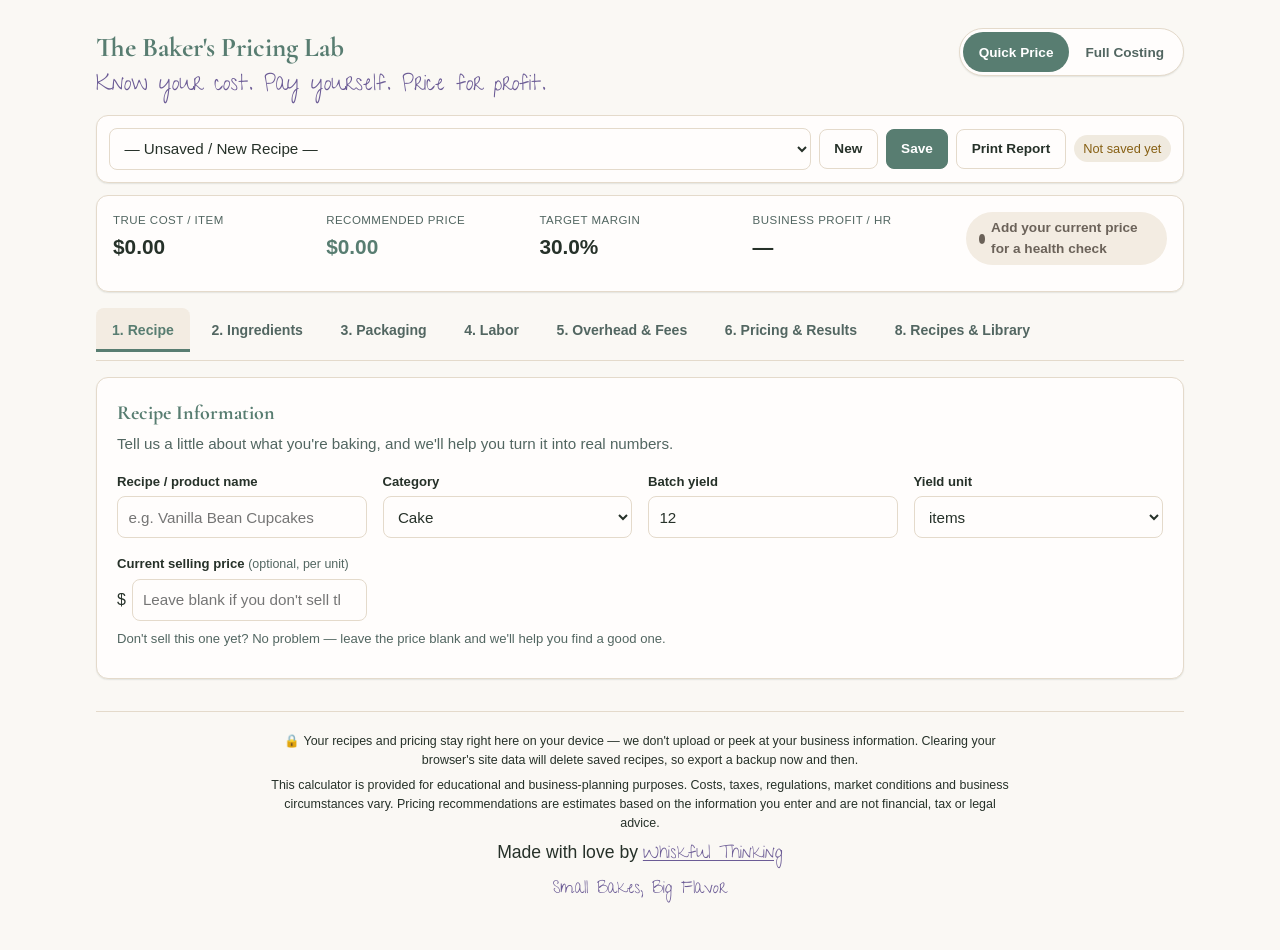
<file: index.html>
<!DOCTYPE html>
<html lang="en">
<head>
<meta charset="UTF-8">
<meta name="viewport" content="width=device-width, initial-scale=1.0">
<title>The Baker's Pricing Lab</title>
<meta name="description" content="Know your cost. Pay yourself. Price for profit. A free, private, browser-based pricing calculator for home and small bakery businesses.">
<link rel="icon" href="data:image/svg+xml,%3Csvg xmlns='http://www.w3.org/2000/svg' viewBox='0 0 100 100'%3E%3Ccircle cx='50' cy='50' r='48' fill='%23587D71'/%3E%3Ctext x='50' y='68' font-size='58' text-anchor='middle' fill='%23FAF8F4'%3E%24%3C/text%3E%3C/svg%3E">
<link rel="preconnect" href="https://fonts.googleapis.com">
<link rel="preconnect" href="https://fonts.gstatic.com" crossorigin>
<link href="https://fonts.googleapis.com/css2?family=Cormorant+Garamond:wght@500;600;700&family=Give+You+Glory&display=swap" rel="stylesheet">
<link rel="stylesheet" href="styles.css?v=2026083102">
</head>
<body data-mode="quick">

<div class="app-shell">

  <header class="app-header">
    <div class="brand">
      <h1 class="app-title">The Baker's Pricing Lab</h1>
      <p class="tagline">Know your cost. Pay yourself. Price for profit.</p>
    </div>
    <div class="mode-toggle" role="group" aria-label="Costing detail level">
      <button type="button" id="modeQuickBtn" aria-pressed="true">Quick Price</button>
      <button type="button" id="modeFullBtn" aria-pressed="false">Full Costing</button>
    </div>
  </header>

  <section class="recipe-bar" aria-label="Recipe management">
    <label class="sr-only" for="recipeSelect">Load a saved recipe</label>
    <select id="recipeSelect"></select>
    <button type="button" class="btn" id="newRecipeBtn">New</button>
    <button type="button" class="btn btn-primary" id="saveRecipeBtn">Save</button>
    <button type="button" class="btn full-only" id="renameRecipeBtn">Rename</button>
    <button type="button" class="btn full-only" id="duplicateRecipeBtn">Duplicate</button>
    <button type="button" class="btn danger full-only" id="deleteRecipeBtn">Delete</button>
    <button type="button" class="btn full-only" id="exportRecipeBtn">Export JSON</button>
    <label class="btn file-btn full-only">Import JSON<input type="file" id="importRecipeInput" accept="application/json" hidden></label>
    <button type="button" class="btn" id="printReportBtn">Print Report</button>
    <span id="saveStatus" class="save-status" aria-live="polite"></span>
  </section>

  <div class="summary-strip" id="summaryStrip" aria-live="polite"></div>

  <nav class="tabs" role="tablist" aria-label="Pricing lab sections" id="mainRegion">
    <button role="tab" aria-selected="true" tabindex="0" data-tab="setup" id="tab-setup" aria-controls="panel-setup">1. Recipe</button>
    <button role="tab" aria-selected="false" tabindex="-1" data-tab="ingredients" id="tab-ingredients" aria-controls="panel-ingredients">2. Ingredients</button>
    <button role="tab" aria-selected="false" tabindex="-1" data-tab="packaging" id="tab-packaging" aria-controls="panel-packaging">3. Packaging</button>
    <button role="tab" aria-selected="false" tabindex="-1" data-tab="labor" id="tab-labor" aria-controls="panel-labor">4. Labor</button>
    <button role="tab" aria-selected="false" tabindex="-1" data-tab="costs" id="tab-costs" aria-controls="panel-costs">5. Overhead &amp; Fees</button>
    <button role="tab" aria-selected="false" tabindex="-1" data-tab="pricing" id="tab-pricing" aria-controls="panel-pricing">6. Pricing &amp; Results</button>
    <button role="tab" aria-selected="false" tabindex="-1" data-tab="tools" id="tab-tools" aria-controls="panel-tools" class="full-only-tab">7. Decision Tools</button>
    <button role="tab" aria-selected="false" tabindex="-1" data-tab="library" id="tab-library" aria-controls="panel-library">8. Recipes &amp; Library</button>
  </nav>

  <main>

    <!-- ============ 1. RECIPE SETUP ============ -->
    <section id="panel-setup" class="tab-panel" role="tabpanel" aria-labelledby="tab-setup">
      <div class="card">
        <h2>Recipe Information</h2>
        <p class="card-intro">Tell us a little about what you're baking, and we'll help you turn it into real numbers.</p>
        <div class="field-grid">
          <div class="field">
            <label for="f-name">Recipe / product name</label>
            <input type="text" id="f-name" placeholder="e.g. Vanilla Bean Cupcakes">
          </div>
          <div class="field">
            <label for="f-category">Category</label>
            <select id="f-category"></select>
          </div>
          <div class="field">
            <label for="f-yieldQty">Batch yield</label>
            <input type="number" id="f-yieldQty" min="0" step="0.5" inputmode="decimal">
          </div>
          <div class="field">
            <label for="f-yieldUnit">Yield unit</label>
            <select id="f-yieldUnit"></select>
          </div>
          <div class="field" id="f-yieldCustomWrap" hidden>
            <label for="f-yieldCustomLabel">Custom unit name</label>
            <input type="text" id="f-yieldCustomLabel" placeholder="e.g. cake pops">
          </div>
          <div class="field">
            <label for="f-currentPrice">Current selling price <span class="optional">(optional, per unit)</span></label>
            <div class="input-prefix">$<input type="number" id="f-currentPrice" min="0" step="0.01" inputmode="decimal" placeholder="Leave blank if you don't sell this yet"></div>
          </div>
        </div>
        <p class="fine-note">Don't sell this one yet? No problem — leave the price blank and we'll help you find a good one.</p>
      </div>
    </section>

    <!-- ============ 2. INGREDIENT COSTING ============ -->
    <section id="panel-ingredients" class="tab-panel" hidden role="tabpanel" aria-labelledby="tab-ingredients">
      <div class="card">
        <h2>Ingredient Costing
          <details class="learn-more"><summary>What is Ingredient Cost? ▸</summary><p>The real cost of what's in the bowl — every cup of flour, every egg, every splash of vanilla that goes into one batch of this recipe.</p></details>
        </h2>
        <p class="card-intro">This is where your recipe turns into real dollars — add every ingredient, down to the pinch of salt.</p>
        <p class="fine-note">Automatic unit conversion has your back within weight (oz/lb/g/kg) or within volume (tsp…L). Weight and volume can't convert to each other because that depends on ingredient density — if you mix them, we'll flag it instead of guessing.</p>
        <div class="table-scroll">
          <table class="data-table" id="ingredientTable">
            <thead>
              <tr>
                <th>Ingredient</th><th>Purchase price</th><th>Package qty</th><th>Package unit</th><th>Recipe qty</th><th>Recipe unit</th><th class="full-only">Waste %</th><th>Cost</th><th>Actions</th>
              </tr>
            </thead>
            <tbody id="ingredientTbody"></tbody>
          </table>
        </div>
        <datalist id="libraryNames"></datalist>
        <div class="table-toolbar">
          <button type="button" class="btn btn-primary" id="addIngredientBtn">+ Add Ingredient</button>
          <div class="quick-add">
            <select id="libraryQuickSelect" aria-label="Add saved ingredient"></select>
            <button type="button" class="btn" id="libraryQuickAddBtn">Add from Library</button>
          </div>
        </div>
      </div>
    </section>

    <!-- ============ 3. PACKAGING & CONSUMABLES ============ -->
    <section id="panel-packaging" class="tab-panel" hidden role="tabpanel" aria-labelledby="tab-packaging">
      <div class="card">
        <h2>Packaging &amp; Consumables</h2>
        <p class="card-intro">The pretty finishing touches cost real money too — let's not forget them.</p>
        <p class="fine-note">Boxes, bags, ribbon, liners, boards — anything non-food that this batch uses up. Check "I know the cost per batch" for a simple direct amount (e.g. one cake box = $3.25), or leave it unchecked to calculate from a package price.</p>
        <div class="table-scroll">
          <table class="data-table" id="packagingTable">
            <thead>
              <tr><th>Item</th><th>Mode</th><th>Price</th><th>Package qty</th><th>Used / batch</th><th>Batch cost</th><th>Actions</th></tr>
            </thead>
            <tbody id="packagingTbody"></tbody>
          </table>
        </div>
        <datalist id="packagingPresets">
          <option value="Cake box"><option value="Cupcake box"><option value="Cake-pop stick"><option value="Treat bag">
          <option value="Ribbon"><option value="Label"><option value="Baking paper"><option value="Cupcake liner">
          <option value="Cake board"><option value="Piping bag"><option value="Disposable gloves"><option value="Insert/card">
          <option value="Delivery packaging"><option value="Other">
        </datalist>
        <div class="table-toolbar">
          <button type="button" class="btn btn-primary" id="addPackagingBtn">+ Add Packaging Item</button>
        </div>
      </div>
    </section>

    <!-- ============ 4. LABOR ============ -->
    <section id="panel-labor" class="tab-panel" hidden role="tabpanel" aria-labelledby="tab-labor">
      <div class="card">
        <h2>Labor
          <details class="learn-more"><summary>What is Labor cost? ▸</summary><p>The dollar value of your own time and skill, at the wage you choose. Skip this, and your "profit" is quietly just unpaid hours.</p></details>
        </h2>
        <p class="card-intro">Your time is one of the most valuable ingredients in this recipe — let's make sure it's on the list.</p>
        <div class="field-grid narrow">
          <div class="field">
            <label for="f-wage">Desired hourly wage</label>
            <div class="input-prefix">$<input type="number" id="f-wage" min="0" step="0.5" inputmode="decimal"></div>
          </div>
        </div>
        <p class="fine-note">Enter time in hours + minutes for each stage. Unattended oven or cooling time doesn't need to count as active labor unless it genuinely needs your attention — that's your call.</p>
        <div class="table-scroll">
          <table class="data-table labor-table" id="laborTable">
            <thead><tr><th>Activity</th><th>Hours</th><th>Minutes</th></tr></thead>
            <tbody id="laborTbody"></tbody>
          </table>
        </div>
        <label class="tiny-check"><input type="checkbox" id="f-includeCooling"> Count cooling / waiting time as active paid labor</label>
        <div class="metrics-row" id="laborSummary"></div>
      </div>
    </section>

    <!-- ============ 5. OVERHEAD, FEES & BUFFER ============ -->
    <section id="panel-costs" class="tab-panel" hidden role="tabpanel" aria-labelledby="tab-costs">

      <div class="card">
        <h2>Overhead
          <details class="learn-more"><summary>What is Overhead? ▸</summary><p>The quiet cost of keeping the lights on and the oven running — electricity, insurance, software, rent. It's real, even though no single ingredient represents it.</p></details>
        </h2>
        <div class="radio-row" role="radiogroup" aria-label="Overhead calculation mode">
          <label><input type="radio" name="overheadMode" value="simple"> Simple (percentage allowance)</label>
          <label class="full-only"><input type="radio" name="overheadMode" value="advanced"> Advanced (monthly expenses)</label>
        </div>
        <div id="overheadSimplePanel">
          <p class="fine-note">New to figuring out your overhead? This gives you a simple allowance for utilities, equipment wear, software, insurance and other running costs, on top of ingredients + packaging + labor — a good place to start.</p>
          <div class="field narrow">
            <label for="f-overheadSimplePct">Overhead allowance</label>
            <div class="input-suffix"><input type="number" id="f-overheadSimplePct" min="0" max="100" step="1"> %</div>
          </div>
        </div>
        <div id="overheadAdvancedPanel" hidden>
          <p class="fine-note">Enter your typical monthly business costs. We'll divide the monthly total across your expected orders or production hours, so this batch carries only its fair share (no double-counting with the simple allowance above).</p>
          <div class="field-grid" id="overheadMonthlyGrid"></div>
          <div class="radio-row" role="radiogroup" aria-label="Overhead allocation basis">
            <label><input type="radio" name="allocationBasis" value="orders"> Allocate by expected monthly orders</label>
            <label><input type="radio" name="allocationBasis" value="hours"> Allocate by expected monthly production hours</label>
          </div>
          <div class="field-grid narrow">
            <div class="field" id="allocByOrders"><label for="f-monthlyOrders">Expected monthly orders (batches)</label><input type="number" id="f-monthlyOrders" min="0" step="1"></div>
            <div class="field" id="allocByHours" hidden><label for="f-monthlyHours">Expected monthly production hours</label><input type="number" id="f-monthlyHours" min="0" step="1"></div>
          </div>
        </div>
        <p class="result-line" id="overheadResultLine"></p>
      </div>

      <div class="card full-only">
        <h2>Transaction &amp; Selling Costs
          <details class="learn-more"><summary>What are Transaction Fees? ▸</summary><p>The slice of each sale that never makes it to your pocket — card processing, marketplace commissions, delivery. They scale with your price, so they change how high a price needs to be to hit your target margin.</p></details>
        </h2>
        <div class="field-grid">
          <div class="field"><label for="f-paymentPct">Payment processing %</label><div class="input-suffix"><input type="number" id="f-paymentPct" min="0" max="100" step="0.1">%</div></div>
          <div class="field"><label for="f-paymentFixed">Payment processing fixed fee</label><div class="input-prefix">$<input type="number" id="f-paymentFixed" min="0" step="0.01"></div></div>
          <div class="field"><label for="f-platformPct">Marketplace / platform %</label><div class="input-suffix"><input type="number" id="f-platformPct" min="0" max="100" step="0.1">%</div></div>
          <div class="field"><label for="f-commissionPct">Commission %</label><div class="input-suffix"><input type="number" id="f-commissionPct" min="0" max="100" step="0.1">%</div></div>
          <div class="field"><label for="f-delivery">Delivery cost (per order)</label><div class="input-prefix">$<input type="number" id="f-delivery" min="0" step="0.01"></div></div>
          <div class="field"><label for="f-otherPerOrder">Other per-order cost</label><div class="input-prefix">$<input type="number" id="f-otherPerOrder" min="0" step="0.01"></div></div>
          <div class="field"><label for="f-itemsPerOrder">Typical items per order</label><input type="number" id="f-itemsPerOrder" min="0.01" step="1"></div>
        </div>
        <p class="result-line" id="feesResultLine"></p>
      </div>

      <div class="card full-only">
        <h2>Waste / Business Buffer
          <details class="learn-more"><summary>What is a Buffer? ▸</summary><p>A little cushion for the things a per-ingredient waste % doesn't catch — a batch that just doesn't work out, samples you love to give away, or ingredient prices creeping up before your next order.</p></details>
        </h2>
        <p class="fine-note">This is separate from any ingredient-specific waste % (which already accounts for trim/spoilage on that one ingredient) — this buffer covers bigger-picture business risk instead.</p>
        <div class="field-grid">
          <div class="field"><label for="f-productionWastePct">Production waste %</label><div class="input-suffix"><input type="number" id="f-productionWastePct" min="0" max="90" step="1">%</div></div>
          <div class="field"><label for="f-failedBatchPct">Failed batch / remake %</label><div class="input-suffix"><input type="number" id="f-failedBatchPct" min="0" max="90" step="1">%</div></div>
          <div class="field"><label for="f-samplesPct">Samples / giveaways %</label><div class="input-suffix"><input type="number" id="f-samplesPct" min="0" max="90" step="1">%</div></div>
          <div class="field"><label for="f-ingredientBufferPct">Ingredient price buffer %</label><div class="input-suffix"><input type="number" id="f-ingredientBufferPct" min="0" max="90" step="1">%</div></div>
        </div>
        <p class="result-line" id="bufferResultLine"></p>
      </div>
    </section>

    <!-- ============ 6. PRICING & RESULTS ============ -->
    <section id="panel-pricing" class="tab-panel" hidden role="tabpanel" aria-labelledby="tab-pricing">

      <div class="card">
        <h2>True Batch Cost</h2>
        <p class="card-intro">Here's what this batch really costs you — every dollar, added up.</p>
        <div id="trueCostBreakdown" class="breakdown"></div>
      </div>

      <div class="card">
        <h2>Pricing Engine
          <details class="learn-more"><summary>Margin vs. Markup ▸</summary><p><strong>Margin</strong> answers: what percent of what you charge actually stays with you after costs? <strong>Markup</strong> answers: how much higher your price is than your cost. They're not the same number — a 30% margin needs a bigger markup than 30%.</p></details>
        </h2>
        <p class="card-intro">Now for the fun part — let's find a price that covers this batch, pays you fairly, and still feels good to charge.</p>
        <div class="field-grid narrow">
          <div class="field">
            <label for="f-targetMargin">Target profit margin</label>
            <div class="margin-input-row">
              <input type="range" id="f-targetMarginRange" min="0" max="80" step="1">
              <div class="input-suffix"><input type="number" id="f-targetMargin" min="0" max="95" step="1">%</div>
            </div>
            <p class="fine-note">There's no single "right" margin for every bakery — this is just a friendly starting point you can change anytime.</p>
          </div>
          <div class="field">
            <label for="f-roundingStyle">Price rounding style</label>
            <select id="f-roundingStyle"></select>
          </div>
          <div class="field full-only">
            <label for="f-premiumPct">Premium / custom scenario</label>
            <div class="input-suffix"><input type="number" id="f-premiumPct" min="0" max="200" step="5">%</div>
          </div>
        </div>
        <div class="price-levels" id="priceLevels"></div>
      </div>

      <div class="card full-only">
        <h2>Price Per Format</h2>
        <p class="fine-note">Edit these to match how you actually sell — add or remove formats freely. We won't force "dozen" pricing onto a one-of-a-kind custom cake.</p>
        <div id="formatsEditorList" class="formats-editor"></div>
        <button type="button" class="btn" id="addFormatBtn">+ Add Format</button>
        <div id="priceFormatsOut" class="price-formats-out"></div>
      </div>

      <div class="card">
        <h2>Where Does My Money Go?</h2>
        <p class="card-intro">A quick, honest look at where every dollar of that price actually ends up.</p>
        <div class="money-viz">
          <div id="moneyDonut" class="money-donut"></div>
          <div id="moneyLegend" class="money-legend"></div>
        </div>
      </div>

      <div class="card">
        <h2>Pricing Health Check</h2>
        <p class="card-intro">Think of this as a quick, friendly gut-check on your price.</p>
        <div id="healthCheckCard" class="health-card"></div>
      </div>

      <div class="card full-only">
        <h2>Profitability Dashboard
          <details class="learn-more"><summary>Revenue vs. Profit per hour ▸</summary><p><strong>Revenue per labor hour</strong> is everything customers pay, divided by your hours. <strong>Business profit per labor hour</strong> is what's actually left in your pocket after every cost — including the wage you already paid yourself — divided by hours. Revenue per hour will always look bigger; profit per hour is the number that matters.</p></details>
        </h2>
        <div id="dashboardGrid" class="metrics-grid"></div>
      </div>

      <div class="card">
        <h2>Smart Warnings &amp; Insights</h2>
        <p class="card-intro">A few friendly notes based on your actual numbers — not generic advice.</p>
        <div id="warningsList" class="warnings-list"></div>
      </div>
    </section>

    <!-- ============ 7. DECISION TOOLS (full mode) ============ -->
    <section id="panel-tools" class="tab-panel" hidden role="tabpanel" aria-labelledby="tab-tools">
      <nav class="tool-tabs" aria-label="Decision tools">
        <button type="button" class="active" data-tool="simulator">Price Simulator</button>
        <button type="button" data-tool="discount">Discount Checker</button>
        <button type="button" data-tool="inflation">Inflation Stress Test</button>
        <button type="button" data-tool="wholesale">Wholesale Mode</button>
        <button type="button" data-tool="order">Order Calculator</button>
      </nav>

      <div class="card tool-panel" id="tool-simulator">
        <h2>Price Simulator — "What if I charge…"</h2>
        <div class="sim-controls">
          <input type="range" id="simRange" min="0" max="20" step="0.05">
          <div class="input-prefix">$<input type="number" id="simPriceInput" step="0.01"></div>
          <button type="button" class="btn" id="simResetBtn">Reset to recommended</button>
        </div>
        <div id="simOutput"></div>
      </div>

      <div class="card tool-panel" id="tool-discount" hidden>
        <h2>Discount Checker</h2>
        <div class="radio-row" role="radiogroup" aria-label="Discount amount">
          <label><input type="radio" name="discountPreset" value="10" checked> 10%</label>
          <label><input type="radio" name="discountPreset" value="15"> 15%</label>
          <label><input type="radio" name="discountPreset" value="20"> 20%</label>
          <label>Custom: <div class="input-suffix"><input type="number" id="discountCustom" min="0" max="90" step="1">%</div></label>
        </div>
        <div id="discountOutput"></div>
      </div>

      <div class="card tool-panel" id="tool-inflation" hidden>
        <h2>Ingredient Inflation Stress Test</h2>
        <div class="radio-row" role="radiogroup" aria-label="Ingredient price increase">
          <label><input type="radio" name="inflationPreset" value="5"> 5%</label>
          <label><input type="radio" name="inflationPreset" value="10" checked> 10%</label>
          <label><input type="radio" name="inflationPreset" value="15"> 15%</label>
          <label><input type="radio" name="inflationPreset" value="20"> 20%</label>
          <label>Custom: <div class="input-suffix"><input type="number" id="inflationCustom" min="0" max="200" step="1">%</div></label>
        </div>
        <div id="inflationOutput"></div>
      </div>

      <div class="card tool-panel" id="tool-wholesale" hidden>
        <h2>Wholesale Mode</h2>
        <p class="fine-note">⚠️ Wholesale economics depend heavily on your production scale and actual costs at volume — this is a reference scenario using this recipe's current costs, not a universal wholesale rule.</p>
        <div class="field-grid narrow">
          <div class="field"><label for="f-wholesalePrice">Proposed wholesale price</label><div class="input-prefix">$<input type="number" id="f-wholesalePrice" min="0" step="0.01"></div></div>
          <div class="field"><label for="f-wholesaleRetail">Suggested retail price <span class="optional">(optional)</span></label><div class="input-prefix">$<input type="number" id="f-wholesaleRetail" min="0" step="0.01"></div></div>
          <div class="field"><label for="f-wholesaleMinMargin">Your minimum acceptable margin</label><div class="input-suffix"><input type="number" id="f-wholesaleMinMargin" min="0" max="90" step="1" value="35">%</div></div>
        </div>
        <div id="wholesaleOutput"></div>
      </div>

      <div class="card tool-panel" id="tool-order" hidden>
        <h2>Order Profit Calculator</h2>
        <div class="field-grid narrow">
          <div class="field"><label for="order-qty">Quantity</label><input type="number" id="order-qty" min="0" step="1" value="1"></div>
          <div class="field"><label for="order-price">Selling price / unit <span class="optional">(blank = recommended)</span></label><div class="input-prefix">$<input type="number" id="order-price" min="0" step="0.01"></div></div>
          <div class="field"><label for="order-customLaborHours">Custom labor hours <span class="optional">(optional)</span></label><input type="number" id="order-customLaborHours" min="0" step="0.1"></div>
          <div class="field"><label for="order-delivery">Delivery cost <span class="optional">(optional)</span></label><div class="input-prefix">$<input type="number" id="order-delivery" min="0" step="0.01"></div></div>
          <div class="field"><label for="order-discountPct">Discount</label><div class="input-suffix"><input type="number" id="order-discountPct" min="0" max="90" step="1">%</div></div>
        </div>
        <div id="orderOutput"></div>
      </div>
    </section>

    <!-- ============ 8. RECIPES & LIBRARY ============ -->
    <section id="panel-library" class="tab-panel" hidden role="tabpanel" aria-labelledby="tab-library">
      <div class="card">
        <h2>Saved Recipes</h2>
        <p class="fine-note">Recipes are saved only in this browser, on this device — just between us. Export a backup (recipe bar above) if you want a copy that survives clearing browser data or switching devices.</p>
        <div id="savedRecipesList" class="recipe-list"></div>
      </div>
      <div class="card">
        <h2>Ingredient Library</h2>
        <p class="fine-note">Save prices for flour, sugar, butter and your other go-to staples once, then reuse them across every recipe. Editing a price here updates your library — existing recipes keep their own saved values until you choose to refresh them.</p>
        <div class="table-scroll">
          <table class="data-table" id="libraryTableEl">
            <thead><tr><th>Name</th><th>Price</th><th>Package qty</th><th>Unit</th><th>Actions</th></tr></thead>
            <tbody id="libraryTable"></tbody>
          </table>
        </div>
      </div>
    </section>

  </main>

  <div id="printReport" class="print-only" hidden></div>

  <footer class="app-footer">
    <p class="privacy-note">🔒 Your recipes and pricing stay right here on your device — we don't upload or peek at your business information. Clearing your browser's site data will delete saved recipes, so export a backup now and then.</p>
    <p class="disclaimer">This calculator is provided for educational and business-planning purposes. Costs, taxes, regulations, market conditions and business circumstances vary. Pricing recommendations are estimates based on the information you enter and are not financial, tax or legal advice.</p>
    <p class="attribution">Made with love by <a href="https://whiskfulthinking.com" target="_blank" rel="noopener">Whiskful Thinking</a></p>
    <p class="attribution-tagline">Small Bakes, Big Flavor</p>
  </footer>

</div>

<script src="app.js?v=2026083102"></script>
</body>
</html>
</file>
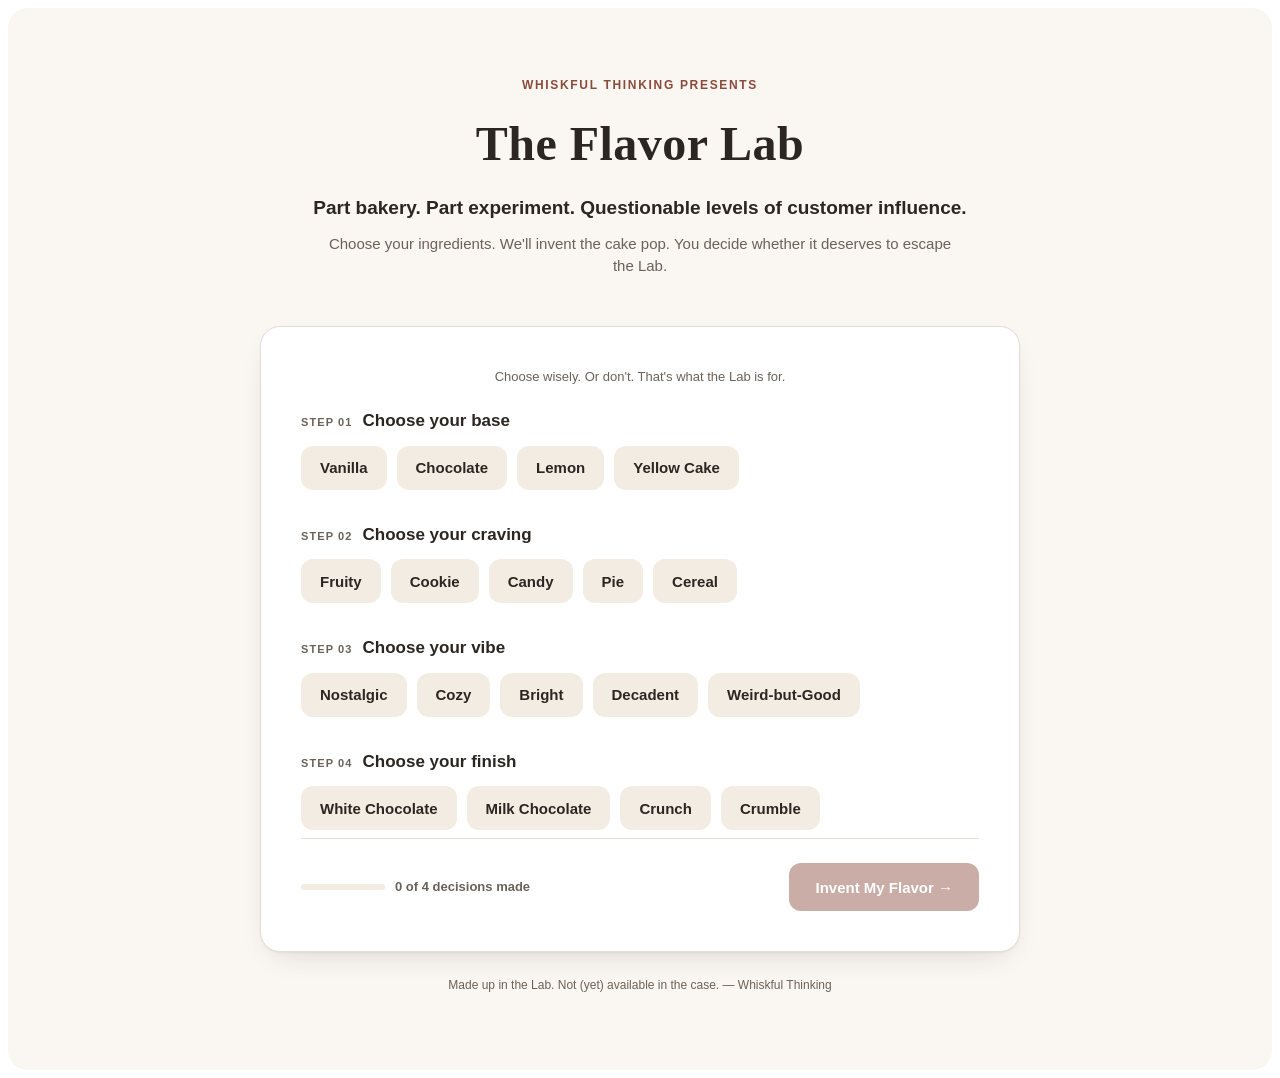
<file: flavor-lab/index.html>
<!DOCTYPE html>
<html lang="en">
<head>
<meta charset="UTF-8">
<meta name="viewport" content="width=device-width, initial-scale=1.0">
<title>The Flavor Lab — Whiskful Thinking</title>
<meta name="description" content="Combine flavor characteristics to invent a hypothetical Whiskful Thinking cake pop, then vote on whether it should become real.">
<link rel="icon" href="data:image/svg+xml,%3Csvg xmlns='http://www.w3.org/2000/svg' viewBox='0 0 100 100'%3E%3Ccircle cx='50' cy='50' r='48' fill='%238a4b3b'/%3E%3Ctext x='50' y='68' font-size='54' text-anchor='middle' fill='%23faf6f1'%3E%F0%9F%A7%AA%3C/text%3E%3C/svg%3E">

<!--
  ============================================================================
  THE FLAVOR LAB — Whiskful Thinking
  ============================================================================
  A self-contained, embeddable widget. Everything the widget needs — markup,
  styles, and behavior — lives between the "SQUARESPACE COPY START" and
  "SQUARESPACE COPY END" comments below, inside <div id="whiskful-flavor-lab">.

  This outer HTML document (the <!DOCTYPE>, <head>, <body> wrapper) exists so
  you can:
    1. Double-click this file and preview it in any browser, and/or
    2. Host it as-is (e.g. GitHub Pages) and embed it elsewhere with an
       <iframe>, the same way the rest of this tools repo works.

  If instead you want to paste the widget directly into a Squarespace "Code
  Block" (no iframe), copy everything from "SQUARESPACE COPY START" down to
  "SQUARESPACE COPY END" and paste that into the Code Block. Nothing outside
  that range is required for the widget to run.

  See flavor-lab/README.md for full explanations of the generator logic,
  every customization point, Squarespace install steps, and how to upgrade
  from local demo voting to real cross-customer voting.
  ============================================================================
-->

</head>
<body>

<!-- ============ SQUARESPACE COPY START ============ -->
<div id="whiskful-flavor-lab">

  <style>
  /* ==========================================================================
     THE FLAVOR LAB — STYLES
     Every selector below is scoped underneath #whiskful-flavor-lab so this
     widget can never leak out and restyle the rest of a Squarespace page.
     Nothing here targets a bare "body", "button", "h1", "p", etc.
     ========================================================================== */

  /* ---- 1. BRAND CUSTOMIZATION -------------------------------------------
     Change these variables to match your Squarespace site's palette. Every
     color, radius, and shadow in this widget is built from the values here.
     ------------------------------------------------------------------- */
  #whiskful-flavor-lab {
    --wt-background: #faf6f1;      /* page/section background behind the card */
    --wt-surface: #ffffff;         /* card and control backgrounds */
    --wt-surface-alt: #f3ece2;     /* subtle secondary surface (chips, tracks) */
    --wt-text: #2b2622;            /* primary text */
    --wt-muted: #6b6259;           /* secondary / caption text */
    --wt-accent: #8a4b3b;          /* primary buttons, selected states, links */
    --wt-accent-hover: #733d30;    /* primary button hover/active */
    --wt-accent-soft: #f3e3dc;     /* selected-chip background */
    --wt-secondary: #3f4a3d;       /* secondary accent (Maybe / Send to Lab) */
    --wt-secondary-hover: #313a30;
    --wt-secondary-soft: #e6eae4;
    --wt-border: #e6ddd2;          /* hairlines, card borders */
    --wt-radius: 20px;             /* card corner radius */
    --wt-radius-sm: 12px;          /* control corner radius */
    --wt-shadow: 0 1px 2px rgba(43,38,34,.05), 0 12px 32px -16px rgba(43,38,34,.22);
    --wt-focus-ring: #2f6f7a;      /* visible focus outline color */

    /* Type stacks — system fonts only, so the widget never has to fetch a
       webfont. Swap these for your Squarespace site's font names if you'd
       like typography to match exactly (no external <link> required either
       way; if you reference a custom font here, make sure it's already
       loaded by your Squarespace template). */
    --wt-font-display: Georgia, 'Iowan Old Style', 'Palatino Linotype', 'Book Antiqua', serif;
    --wt-font-body: -apple-system, BlinkMacSystemFont, 'Segoe UI', Roboto, Helvetica, Arial, sans-serif;
  }

  /* ---- 2. RESET / BASE (scoped) ----------------------------------------- */
  #whiskful-flavor-lab, #whiskful-flavor-lab *, #whiskful-flavor-lab *::before, #whiskful-flavor-lab *::after {
    box-sizing: border-box;
  }
  #whiskful-flavor-lab {
    background: var(--wt-background);
    color: var(--wt-text);
    font-family: var(--wt-font-body);
    line-height: 1.5;
    -webkit-font-smoothing: antialiased;
    padding: clamp(28px, 5vw, 64px) clamp(16px, 4vw, 32px);
    border-radius: var(--wt-radius);
  }
  #whiskful-flavor-lab img { max-width: 100%; }
  #whiskful-flavor-lab .wtfl-sr-only {
    position: absolute; width: 1px; height: 1px; padding: 0; margin: -1px;
    overflow: hidden; clip: rect(0,0,0,0); white-space: nowrap; border: 0;
  }
  #whiskful-flavor-lab :focus-visible {
    outline: 3px solid var(--wt-focus-ring);
    outline-offset: 2px;
  }
  #whiskful-flavor-lab button {
    font-family: inherit;
    cursor: pointer;
  }

  /* ---- 3. LAYOUT SHELL ---------------------------------------------------*/
  #whiskful-flavor-lab .wtfl-shell {
    max-width: 760px;
    margin: 0 auto;
  }

  /* ---- 4. HEADER ---------------------------------------------------------*/
  #whiskful-flavor-lab .wtfl-header {
    text-align: center;
    margin-bottom: clamp(32px, 5vw, 48px);
  }
  #whiskful-flavor-lab .wtfl-eyebrow {
    display: inline-block;
    font-size: 12px;
    font-weight: 700;
    letter-spacing: .14em;
    text-transform: uppercase;
    color: var(--wt-accent);
    margin: 0 0 14px;
  }
  #whiskful-flavor-lab .wtfl-title {
    font-family: var(--wt-font-display);
    font-size: clamp(32px, 5.5vw, 48px);
    font-weight: 700;
    letter-spacing: .01em;
    margin: 0 0 14px;
    color: var(--wt-text);
  }
  #whiskful-flavor-lab .wtfl-subhead {
    font-size: clamp(16px, 2.4vw, 19px);
    font-weight: 600;
    color: var(--wt-text);
    max-width: 46em;
    margin: 0 auto 10px;
  }
  #whiskful-flavor-lab .wtfl-body-copy {
    font-size: 15px;
    color: var(--wt-muted);
    max-width: 42em;
    margin: 0 auto;
  }

  /* ---- 5. CARD ------------------------------------------------------------*/
  #whiskful-flavor-lab .wtfl-card {
    background: var(--wt-surface);
    border: 1px solid var(--wt-border);
    border-radius: var(--wt-radius);
    box-shadow: var(--wt-shadow);
    padding: clamp(20px, 4vw, 40px);
  }

  /* ---- 6. BUILDER STEPS -----------------------------------------------*/
  #whiskful-flavor-lab .wtfl-step {
    border: 0;
    margin: 0 0 clamp(22px, 3.5vw, 32px);
    padding: 0;
  }
  #whiskful-flavor-lab .wtfl-step:last-of-type { margin-bottom: 8px; }
  #whiskful-flavor-lab .wtfl-step-label {
    display: flex;
    align-items: baseline;
    gap: 10px;
    margin: 0 0 12px;
    padding: 0;
  }
  #whiskful-flavor-lab .wtfl-step-number {
    font-size: 11px;
    font-weight: 700;
    letter-spacing: .1em;
    color: var(--wt-muted);
  }
  #whiskful-flavor-lab .wtfl-step-title {
    font-size: 17px;
    font-weight: 700;
    color: var(--wt-text);
  }
  #whiskful-flavor-lab .wtfl-chip-row {
    display: flex;
    flex-wrap: wrap;
    gap: 10px;
  }
  #whiskful-flavor-lab .wtfl-chip {
    appearance: none;
    background: var(--wt-surface-alt);
    border: 1.5px solid transparent;
    color: var(--wt-text);
    border-radius: var(--wt-radius-sm);
    padding: 12px 18px;
    font-size: 15px;
    font-weight: 600;
    transition: transform .12s ease, background-color .15s ease, border-color .15s ease, box-shadow .15s ease;
    min-height: 44px;
  }
  #whiskful-flavor-lab .wtfl-chip:hover {
    background: var(--wt-accent-soft);
  }
  #whiskful-flavor-lab .wtfl-chip:active {
    transform: scale(.97);
  }
  #whiskful-flavor-lab .wtfl-chip[aria-pressed="true"] {
    background: var(--wt-accent);
    border-color: var(--wt-accent);
    color: #fff;
    box-shadow: 0 4px 14px -6px rgba(138,75,59,.55);
  }
  #whiskful-flavor-lab .wtfl-chip[aria-pressed="true"]:hover {
    background: var(--wt-accent-hover);
  }

  /* ---- 7. PROGRESS + CTA ------------------------------------------------*/
  #whiskful-flavor-lab .wtfl-builder-footer {
    display: flex;
    flex-wrap: wrap;
    align-items: center;
    justify-content: space-between;
    gap: 16px;
    margin-top: 8px;
    padding-top: clamp(16px, 3vw, 24px);
    border-top: 1px solid var(--wt-border);
  }
  #whiskful-flavor-lab .wtfl-progress {
    font-size: 13px;
    font-weight: 600;
    color: var(--wt-muted);
    display: flex;
    align-items: center;
    gap: 10px;
  }
  #whiskful-flavor-lab .wtfl-progress-track {
    width: 84px;
    height: 6px;
    border-radius: 999px;
    background: var(--wt-surface-alt);
    overflow: hidden;
  }
  #whiskful-flavor-lab .wtfl-progress-fill {
    height: 100%;
    background: var(--wt-accent);
    border-radius: 999px;
    transition: width .25s ease;
    width: 0%;
  }
  #whiskful-flavor-lab .wtfl-btn {
    appearance: none;
    border: none;
    border-radius: var(--wt-radius-sm);
    font-weight: 700;
    font-size: 15px;
    padding: 14px 26px;
    min-height: 48px;
    transition: transform .12s ease, background-color .15s ease, box-shadow .15s ease, opacity .15s ease;
    display: inline-flex;
    align-items: center;
    justify-content: center;
    gap: 8px;
  }
  #whiskful-flavor-lab .wtfl-btn:active { transform: scale(.97); }
  #whiskful-flavor-lab .wtfl-btn-primary {
    background: var(--wt-accent);
    color: #fff;
    box-shadow: 0 8px 20px -10px rgba(138,75,59,.6);
  }
  #whiskful-flavor-lab .wtfl-btn-primary:hover:not(:disabled) { background: var(--wt-accent-hover); }
  #whiskful-flavor-lab .wtfl-btn-primary:disabled {
    opacity: .45;
    cursor: not-allowed;
    box-shadow: none;
  }
  #whiskful-flavor-lab .wtfl-btn-secondary {
    background: var(--wt-secondary-soft);
    color: var(--wt-secondary);
  }
  #whiskful-flavor-lab .wtfl-btn-secondary:hover { background: #dbe1d9; }
  #whiskful-flavor-lab .wtfl-btn-ghost {
    background: transparent;
    color: var(--wt-accent);
    border: 1.5px solid var(--wt-border);
  }
  #whiskful-flavor-lab .wtfl-btn-ghost:hover { border-color: var(--wt-accent); }
  #whiskful-flavor-lab .wtfl-btn-block { width: 100%; }
  #whiskful-flavor-lab .wtfl-hint {
    font-size: 13px;
    color: var(--wt-muted);
    text-align: center;
    margin: 14px 0 0;
  }

  /* ---- 8. LOADING STATE --------------------------------------------------*/
  #whiskful-flavor-lab .wtfl-loading {
    text-align: center;
    padding: clamp(36px, 8vw, 64px) 20px;
  }
  #whiskful-flavor-lab .wtfl-loading-flask {
    font-size: 40px;
    display: inline-block;
    animation: wtfl-bob 1.4s ease-in-out infinite;
  }
  #whiskful-flavor-lab .wtfl-loading-text {
    margin-top: 18px;
    font-weight: 600;
    color: var(--wt-muted);
    min-height: 1.4em;
  }
  @keyframes wtfl-bob {
    0%, 100% { transform: translateY(0) rotate(-4deg); }
    50% { transform: translateY(-8px) rotate(4deg); }
  }

  /* ---- 9. RESULT CARD -----------------------------------------------------*/
  #whiskful-flavor-lab .wtfl-result {
    animation: wtfl-fade-up .35s ease both;
  }
  @keyframes wtfl-fade-up {
    from { opacity: 0; transform: translateY(10px); }
    to { opacity: 1; transform: translateY(0); }
  }
  #whiskful-flavor-lab .wtfl-result-kicker {
    display: flex;
    justify-content: space-between;
    align-items: center;
    flex-wrap: wrap;
    gap: 8px;
    font-size: 11px;
    font-weight: 700;
    letter-spacing: .1em;
    text-transform: uppercase;
    color: var(--wt-muted);
    margin-bottom: 18px;
  }
  #whiskful-flavor-lab .wtfl-result-kicker .wtfl-discovery-tag {
    color: var(--wt-accent);
  }
  #whiskful-flavor-lab .wtfl-flavor-name {
    font-family: var(--wt-font-display);
    font-size: clamp(24px, 4.2vw, 34px);
    font-weight: 700;
    margin: 0 0 12px;
    text-wrap: balance;
  }
  #whiskful-flavor-lab .wtfl-build-line {
    font-size: 15px;
    font-weight: 600;
    color: var(--wt-accent);
    margin: 0 0 14px;
  }
  #whiskful-flavor-lab .wtfl-personality-line {
    font-size: 17px;
    color: var(--wt-text);
    margin: 0 0 26px;
    max-width: 40em;
  }
  #whiskful-flavor-lab .wtfl-vote-heading {
    font-size: 13px;
    font-weight: 700;
    letter-spacing: .08em;
    text-transform: uppercase;
    color: var(--wt-muted);
    margin: 0 0 14px;
  }
  #whiskful-flavor-lab .wtfl-vote-row {
    display: flex;
    gap: 12px;
    flex-wrap: wrap;
  }
  #whiskful-flavor-lab .wtfl-vote-btn {
    flex: 1 1 180px;
    background: var(--wt-surface-alt);
    border: 1.5px solid transparent;
    border-radius: var(--wt-radius-sm);
    padding: 16px 18px;
    font-size: 16px;
    font-weight: 700;
    color: var(--wt-text);
    transition: transform .12s ease, background-color .15s ease, border-color .15s ease;
  }
  #whiskful-flavor-lab .wtfl-vote-btn:hover { background: var(--wt-accent-soft); }
  #whiskful-flavor-lab .wtfl-vote-btn:active { transform: scale(.97); }

  /* ---- 10. POST-VOTE STATE ---------------------------------------------*/
  #whiskful-flavor-lab .wtfl-voted-response {
    font-size: 17px;
    font-weight: 700;
    color: var(--wt-accent);
    margin: 0 0 20px;
  }
  #whiskful-flavor-lab .wtfl-results-panel {
    background: var(--wt-surface-alt);
    border-radius: var(--wt-radius-sm);
    padding: 18px 20px;
    margin-bottom: 22px;
  }
  #whiskful-flavor-lab .wtfl-results-heading {
    font-size: 12px;
    font-weight: 700;
    letter-spacing: .08em;
    text-transform: uppercase;
    color: var(--wt-muted);
    margin: 0 0 12px;
  }
  #whiskful-flavor-lab .wtfl-result-bar-row {
    display: flex;
    align-items: center;
    gap: 10px;
    font-size: 14px;
    font-weight: 600;
    margin-bottom: 8px;
  }
  #whiskful-flavor-lab .wtfl-result-bar-label { width: 108px; flex-shrink: 0; }
  #whiskful-flavor-lab .wtfl-result-bar-track {
    flex: 1;
    height: 10px;
    border-radius: 999px;
    background: #e4d9cb;
    overflow: hidden;
  }
  #whiskful-flavor-lab .wtfl-result-bar-fill {
    height: 100%;
    border-radius: 999px;
    background: var(--wt-accent);
    transition: width .4s ease;
  }
  #whiskful-flavor-lab .wtfl-result-bar-fill.wtfl-maybe-fill { background: var(--wt-secondary); }
  #whiskful-flavor-lab .wtfl-result-bar-pct { width: 44px; text-align: right; flex-shrink: 0; }
  #whiskful-flavor-lab .wtfl-results-caption {
    font-size: 13px;
    color: var(--wt-muted);
    margin: 10px 0 0;
  }
  #whiskful-flavor-lab .wtfl-action-row {
    display: flex;
    flex-wrap: wrap;
    gap: 10px;
  }
  #whiskful-flavor-lab .wtfl-action-row .wtfl-btn { flex: 1 1 auto; }
  #whiskful-flavor-lab .wtfl-nomination-block {
    margin: 4px 0 20px;
    padding: 16px 18px;
    border: 1.5px dashed var(--wt-border);
    border-radius: var(--wt-radius-sm);
  }
  #whiskful-flavor-lab .wtfl-nomination-text {
    font-size: 13px;
    color: var(--wt-muted);
    margin: 0 0 12px;
  }
  #whiskful-flavor-lab .wtfl-nomination-confirmed {
    font-size: 14px;
    font-weight: 700;
    color: var(--wt-secondary);
  }
  #whiskful-flavor-lab .wtfl-toast {
    position: fixed;
    left: 50%;
    bottom: 24px;
    transform: translate(-50%, 0);
    background: var(--wt-text);
    color: #fff;
    padding: 12px 20px;
    border-radius: 999px;
    font-size: 14px;
    font-weight: 600;
    box-shadow: var(--wt-shadow);
    z-index: 999;
    opacity: 0;
    pointer-events: none;
    transition: opacity .2s ease, transform .2s ease;
  }
  #whiskful-flavor-lab .wtfl-toast.wtfl-toast-visible {
    opacity: 1;
    transform: translate(-50%, -6px);
  }

  /* ---- 11. LAB DISCOVERY ACCENT ------------------------------------------*/
  #whiskful-flavor-lab .wtfl-card.wtfl-discovery {
    border-color: var(--wt-accent);
    background: linear-gradient(180deg, var(--wt-accent-soft) 0%, var(--wt-surface) 140px);
  }

  /* ---- 12. FOOTNOTE -------------------------------------------------------*/
  #whiskful-flavor-lab .wtfl-footnote {
    text-align: center;
    font-size: 12px;
    color: var(--wt-muted);
    margin-top: 24px;
  }

  /* ---- 13. RESPONSIVE -----------------------------------------------------*/
  @media (max-width: 480px) {
    #whiskful-flavor-lab .wtfl-chip { flex: 1 1 auto; text-align: center; }
    #whiskful-flavor-lab .wtfl-vote-btn { flex: 1 1 100%; }
    #whiskful-flavor-lab .wtfl-builder-footer { flex-direction: column; align-items: stretch; }
    #whiskful-flavor-lab .wtfl-btn-block-mobile { width: 100%; }
  }

  /* ---- 14. REDUCED MOTION --------------------------------------------------*/
  @media (prefers-reduced-motion: reduce) {
    #whiskful-flavor-lab * {
      animation-duration: .001ms !important;
      animation-iteration-count: 1 !important;
      transition-duration: .001ms !important;
      scroll-behavior: auto !important;
    }
  }
  </style>

  <div class="wtfl-shell">

    <!-- ============ HEADER ============ -->
    <header class="wtfl-header">
      <p class="wtfl-eyebrow">Whiskful Thinking Presents</p>
      <h1 class="wtfl-title">The Flavor Lab</h1>
      <p class="wtfl-subhead">Part bakery. Part experiment. Questionable levels of customer influence.</p>
      <p class="wtfl-body-copy">Choose your ingredients. We'll invent the cake pop. You decide whether it deserves to escape the Lab.</p>
    </header>

    <!-- ============ BUILDER ============ -->
    <section class="wtfl-card" id="wtfl-builder-view" aria-labelledby="wtfl-builder-heading">
      <h2 id="wtfl-builder-heading" class="wtfl-sr-only">Build your cake pop concept</h2>
      <p id="wtfl-builder-tagline" class="wtfl-hint" style="margin:0 0 22px;"></p>

      <fieldset class="wtfl-step">
        <legend class="wtfl-step-label">
          <span class="wtfl-step-number">STEP 01</span>
          <span class="wtfl-step-title">Choose your base</span>
        </legend>
        <div class="wtfl-chip-row" data-group="base" role="group" aria-label="Choose your base"></div>
      </fieldset>

      <fieldset class="wtfl-step">
        <legend class="wtfl-step-label">
          <span class="wtfl-step-number">STEP 02</span>
          <span class="wtfl-step-title">Choose your craving</span>
        </legend>
        <div class="wtfl-chip-row" data-group="craving" role="group" aria-label="Choose your craving"></div>
      </fieldset>

      <fieldset class="wtfl-step">
        <legend class="wtfl-step-label">
          <span class="wtfl-step-number">STEP 03</span>
          <span class="wtfl-step-title">Choose your vibe</span>
        </legend>
        <div class="wtfl-chip-row" data-group="vibe" role="group" aria-label="Choose your vibe"></div>
      </fieldset>

      <fieldset class="wtfl-step">
        <legend class="wtfl-step-label">
          <span class="wtfl-step-number">STEP 04</span>
          <span class="wtfl-step-title">Choose your finish</span>
        </legend>
        <div class="wtfl-chip-row" data-group="finish" role="group" aria-label="Choose your finish"></div>
      </fieldset>

      <div class="wtfl-builder-footer">
        <div class="wtfl-progress" aria-live="polite">
          <span class="wtfl-progress-track"><span class="wtfl-progress-fill" id="wtfl-progress-fill"></span></span>
          <span id="wtfl-progress-text">0 of 4 decisions made</span>
        </div>
        <button type="button" class="wtfl-btn wtfl-btn-primary" id="wtfl-invent-btn" disabled>Invent My Flavor →</button>
      </div>
    </section>

    <!-- ============ LOADING ============ -->
    <section class="wtfl-card wtfl-loading" id="wtfl-loading-view" hidden aria-live="polite">
      <span class="wtfl-loading-flask" aria-hidden="true">🧪</span>
      <p class="wtfl-loading-text" id="wtfl-loading-text">Consulting the snack sciences…</p>
    </section>

    <!-- ============ RESULT ============ -->
    <section class="wtfl-card wtfl-result" id="wtfl-result-view" hidden aria-live="polite" aria-labelledby="wtfl-flavor-name"></section>

    <p class="wtfl-footnote">Made up in the Lab. Not (yet) available in the case. — Whiskful Thinking</p>
  </div>

  <div class="wtfl-toast" id="wtfl-toast" role="status" aria-live="polite"></div>

  <script>
  (function () {
    'use strict';

    /* ==========================================================================
       THE FLAVOR LAB — ENGINE + APP
       ----------------------------------------------------------------------
       Everything below is scoped inside this IIFE so it never leaks globals
       onto the Squarespace page. Sections:
         1. CONFIG & MICROCOPY
         2. INGREDIENT DATA (bases, cravings, secondary flavors, finishes)
         3. NAME OVERRIDES + LAB DISCOVERY (secret) FLAVORS
         4. DESCRIPTION TEMPLATES
         5. STORAGE (localStorage helpers — demo mode; see DEVELOPER NOTES)
         6. ANALYTICS HOOK
         7. GENERATOR ENGINE (scoreCompatibility, generateFlavor, naming)
         8. VOTING / NOMINATION
         9. RENDERING / UI WIRING
        10. INIT
        11. DEVELOPER NOTES (read this if you want real cross-customer votes)
       ========================================================================== */

    var root = document.getElementById('whiskful-flavor-lab');
    if (!root) return;

    /* ------------------------------------------------------------------ *
     * 1. CONFIG & MICROCOPY
     *    All the rotating flavor text lives here so it's easy to edit or
     *    expand without touching the generator logic below.
     * ------------------------------------------------------------------ */

    var BUILDER_TAGLINES = [
      'Four decisions stand between you and questionable greatness.',
      'There are technically no wrong answers. Technically.',
      'Choose wisely. Or don\'t. That\'s what the Lab is for.'
    ];

    var LOADING_MESSAGES = [
      'Consulting the snack sciences…',
      'Running highly legitimate calculations…',
      'This feels irresponsible. Continue.',
      'The Lab is cooking…',
      'Cross-referencing questionable decisions…',
      'Peer-reviewing the frosting ratio…'
    ];

    var ABSOLUTELY_RESPONSES = [
      'Your questionable culinary judgment has been recorded.',
      'The Lab has been notified.',
      'Dangerously convincing.',
      'Adding this to the evidence pile.',
      'Noted for extremely serious scientific purposes.',
      'Noted. The Lab appreciates your contribution to science.'
    ];

    var MAYBE_RESPONSES = [
      'A cautious scientist. Respectable.',
      'The hypothesis remains unconfirmed.',
      'Back to the drawing board.',
      'Noted. The Lab respects the hesitation.',
      'Filed under "needs more data."'
    ];

    var NOMINATION_CONFIRMATIONS = [
      'Nomination logged. The test kitchen has been alerted.',
      "Filed. If this becomes real, you'll have called it first.",
      'Escalated. This one just got a stronger vote of confidence.'
    ];

    /* ------------------------------------------------------------------ *
     * 2. INGREDIENT DATA
     *
     *    "family" tags are how the compatibility engine matches primary
     *    flavors to secondary flavors and finishes without needing a
     *    hand-written pairing for every possible combination. Add a new
     *    ingredient by giving it a name and reusing (or adding) a family.
     * ------------------------------------------------------------------ */

    // ---- 2a. BASES ---------------------------------------------------
    // `weights` = how strongly this base generally suits each craving
    // (0 = never offered, 3 = ideal). Vanilla is deliberately the most
    // flexible base, per brand direction.
    var BASES = {
      vanilla: { id: 'vanilla', label: 'Vanilla', cakeLabel: 'Vanilla cake',
        weights: { fruity: 3, cookie: 2, candy: 2, pie: 2, cereal: 3 } },
      chocolate: { id: 'chocolate', label: 'Chocolate', cakeLabel: 'Chocolate cake',
        weights: { fruity: 1, cookie: 3, candy: 3, pie: 2, cereal: 2 } },
      lemon: { id: 'lemon', label: 'Lemon', cakeLabel: 'Lemon cake',
        weights: { fruity: 3, cookie: 2, candy: 0, pie: 3, cereal: 1 } },
      yellowCake: { id: 'yellowCake', label: 'Yellow Cake', cakeLabel: 'Yellow cake',
        weights: { fruity: 1, cookie: 3, candy: 2, pie: 3, cereal: 3 } }
    };

    // ---- 2b. CRAVINGS → PRIMARY FLAVOR POOLS --------------------------
    // Each primary flavor: { id, name, family, weird(optional), aff:{base:0-3} }
    // `aff` = how well this specific ingredient suits each base. A 0 means
    // "don't use this pairing" unless the Weird-but-Good vibe unlocks it
    // (weird-tagged items only — see scoreCompatibility()).
    var CRAVINGS = {
      fruity: {
        id: 'fruity', label: 'Fruity',
        pool: [
          { id: 'blueberry', name: 'Blueberry', family: 'berry', aff: { vanilla: 3, chocolate: 1, lemon: 3, yellowCake: 2 } },
          { id: 'raspberry', name: 'Raspberry', family: 'berry', aff: { vanilla: 3, chocolate: 3, lemon: 3, yellowCake: 2 } },
          { id: 'strawberry', name: 'Strawberry', family: 'berry', aff: { vanilla: 3, chocolate: 2, lemon: 2, yellowCake: 3 } },
          { id: 'blackberry', name: 'Blackberry', family: 'berry', aff: { vanilla: 2, chocolate: 1, lemon: 3, yellowCake: 1 } },
          { id: 'cherry', name: 'Cherry', family: 'stonefruit', aff: { vanilla: 2, chocolate: 3, lemon: 1, yellowCake: 2 } },
          { id: 'peach', name: 'Peach', family: 'stonefruit', aff: { vanilla: 3, chocolate: 0, lemon: 1, yellowCake: 3 } },
          { id: 'apple', name: 'Apple', family: 'orchard', aff: { vanilla: 2, chocolate: 0, lemon: 1, yellowCake: 2 } },
          { id: 'mixedBerry', name: 'Mixed Berry', family: 'berry', aff: { vanilla: 3, chocolate: 1, lemon: 3, yellowCake: 2 } },
          { id: 'banana', name: 'Banana', family: 'orchard', aff: { vanilla: 2, chocolate: 2, lemon: 0, yellowCake: 3 } },
          { id: 'lemonCurd', name: 'Lemon Curd', family: 'citrus', aff: { vanilla: 2, chocolate: 0, lemon: 3, yellowCake: 1 } },
          { id: 'mango', name: 'Mango', family: 'tropical', weird: true, aff: { vanilla: 2, chocolate: 0, lemon: 1, yellowCake: 1 } },
          { id: 'passionfruit', name: 'Passionfruit', family: 'tropical', weird: true, aff: { vanilla: 2, chocolate: 1, lemon: 2, yellowCake: 0 } }
        ]
      },
      cookie: {
        id: 'cookie', label: 'Cookie',
        pool: [
          { id: 'oreo', name: 'Oreo', family: 'chocolateCookie', aff: { vanilla: 2, chocolate: 3, lemon: 0, yellowCake: 2 } },
          { id: 'chocChipCookie', name: 'Chocolate Chip Cookie', family: 'classicCookie', aff: { vanilla: 3, chocolate: 2, lemon: 0, yellowCake: 3 } },
          { id: 'shortbread', name: 'Shortbread', family: 'butterCookie', aff: { vanilla: 3, chocolate: 1, lemon: 3, yellowCake: 2 } },
          { id: 'snickerdoodle', name: 'Snickerdoodle', family: 'spiceCookie', aff: { vanilla: 3, chocolate: 0, lemon: 0, yellowCake: 3 } },
          { id: 'birthdayCookie', name: 'Birthday Cookie', family: 'funfetti', aff: { vanilla: 3, chocolate: 1, lemon: 0, yellowCake: 3 } },
          { id: 'oatmealCookie', name: 'Oatmeal Cookie', family: 'spiceCookie', aff: { vanilla: 2, chocolate: 1, lemon: 0, yellowCake: 3 } },
          { id: 'sugarCookie', name: 'Sugar Cookie', family: 'butterCookie', aff: { vanilla: 3, chocolate: 1, lemon: 2, yellowCake: 3 } },
          { id: 'gingersnap', name: 'Gingersnap', family: 'spiceCookie', aff: { vanilla: 2, chocolate: 1, lemon: 1, yellowCake: 2 } },
          { id: 'biscoff', name: 'Biscoff', family: 'spiceCookie', aff: { vanilla: 3, chocolate: 2, lemon: 0, yellowCake: 2 } },
          { id: 'pbCookie', name: 'Peanut Butter Cookie', family: 'nutty', aff: { vanilla: 2, chocolate: 3, lemon: 0, yellowCake: 2 } },
          { id: 'blackWhiteCookie', name: 'Black & White Cookie', family: 'classicCookie', weird: true, aff: { vanilla: 2, chocolate: 2, lemon: 0, yellowCake: 1 } },
          { id: 'thinMint', name: 'Thin Mint', family: 'chocolateCookie', aff: { vanilla: 1, chocolate: 3, lemon: 0, yellowCake: 0 } }
        ]
      },
      candy: {
        id: 'candy', label: 'Candy',
        pool: [
          { id: 'caramel', name: 'Caramel', family: 'caramel', aff: { vanilla: 3, chocolate: 3, lemon: 0, yellowCake: 3 } },
          { id: 'pbCup', name: 'Peanut Butter Cup', family: 'nutty', aff: { vanilla: 1, chocolate: 3, lemon: 0, yellowCake: 1 } },
          { id: 'cookiesNCream', name: "Cookies 'n' Cream", family: 'chocolateCookie', aff: { vanilla: 2, chocolate: 3, lemon: 0, yellowCake: 1 } },
          { id: 'toffee', name: 'Toffee', family: 'caramel', aff: { vanilla: 2, chocolate: 3, lemon: 0, yellowCake: 2 } },
          { id: 'maltBall', name: 'Malt Ball', family: 'malt', aff: { vanilla: 2, chocolate: 3, lemon: 0, yellowCake: 2 } },
          { id: 'butterscotch', name: 'Butterscotch', family: 'caramel', aff: { vanilla: 3, chocolate: 2, lemon: 0, yellowCake: 3 } },
          { id: 'saltedCaramel', name: 'Salted Caramel', family: 'caramel', aff: { vanilla: 3, chocolate: 3, lemon: 0, yellowCake: 2 } },
          { id: 'chocCaramel', name: 'Chocolate Caramel', family: 'caramel', aff: { vanilla: 1, chocolate: 3, lemon: 0, yellowCake: 1 } },
          { id: 'rockCandy', name: 'Rock Candy', family: 'sugar', weird: true, aff: { vanilla: 2, chocolate: 0, lemon: 1, yellowCake: 2 } },
          { id: 'gummyBear', name: 'Gummy Bear', family: 'fruitCandy', weird: true, aff: { vanilla: 2, chocolate: 0, lemon: 1, yellowCake: 1 } },
          { id: 'cottonCandy', name: 'Cotton Candy', family: 'sugar', weird: true, aff: { vanilla: 2, chocolate: 0, lemon: 0, yellowCake: 1 } },
          { id: 'taffy', name: 'Taffy', family: 'sugar', weird: true, aff: { vanilla: 2, chocolate: 1, lemon: 1, yellowCake: 2 } }
        ]
      },
      pie: {
        id: 'pie', label: 'Pie',
        pool: [
          { id: 'pumpkinPie', name: 'Pumpkin Pie', family: 'spice', aff: { vanilla: 2, chocolate: 1, lemon: 0, yellowCake: 2 } },
          { id: 'pecanPie', name: 'Pecan Pie', family: 'nutty', aff: { vanilla: 2, chocolate: 2, lemon: 0, yellowCake: 2 } },
          { id: 'keyLimePie', name: 'Key Lime Pie', family: 'citrus', aff: { vanilla: 2, chocolate: 0, lemon: 3, yellowCake: 1 } },
          { id: 'applePie', name: 'Apple Pie', family: 'orchard', aff: { vanilla: 3, chocolate: 0, lemon: 1, yellowCake: 3 } },
          { id: 'cherryPie', name: 'Cherry Pie', family: 'stonefruit', aff: { vanilla: 2, chocolate: 2, lemon: 1, yellowCake: 2 } },
          { id: 'bananaCreamPie', name: 'Banana Cream Pie', family: 'cream', aff: { vanilla: 3, chocolate: 1, lemon: 0, yellowCake: 3 } },
          { id: 'chocCreamPie', name: 'Chocolate Cream Pie', family: 'cream', aff: { vanilla: 1, chocolate: 3, lemon: 0, yellowCake: 1 } },
          { id: 'peachCobbler', name: 'Peach Cobbler', family: 'stonefruit', aff: { vanilla: 3, chocolate: 0, lemon: 1, yellowCake: 3 } },
          { id: 'sweetPotatoPie', name: 'Sweet Potato Pie', family: 'spice', aff: { vanilla: 2, chocolate: 1, lemon: 0, yellowCake: 2 } },
          { id: 'coconutCreamPie', name: 'Coconut Cream Pie', family: 'cream', aff: { vanilla: 2, chocolate: 1, lemon: 1, yellowCake: 2 } },
          { id: 'blackberryCobbler', name: 'Blackberry Cobbler', family: 'berry', aff: { vanilla: 2, chocolate: 1, lemon: 2, yellowCake: 1 } },
          { id: 'smoresPie', name: "S'mores Pie", family: 'campfire', weird: true, aff: { vanilla: 1, chocolate: 3, lemon: 0, yellowCake: 1 } }
        ]
      },
      cereal: {
        id: 'cereal', label: 'Cereal',
        pool: [
          { id: 'fruityCereal', name: 'Fruity Cereal', family: 'fruitCandy', aff: { vanilla: 3, chocolate: 0, lemon: 1, yellowCake: 2 } },
          { id: 'cinnamonToastCereal', name: 'Cinnamon Toast Cereal', family: 'spice', aff: { vanilla: 2, chocolate: 1, lemon: 0, yellowCake: 3 } },
          { id: 'honeyGrahamCereal', name: 'Honey Graham Cereal', family: 'honey', aff: { vanilla: 2, chocolate: 0, lemon: 1, yellowCake: 2 } },
          { id: 'marshmallowCereal', name: 'Marshmallow Cereal', family: 'malt', aff: { vanilla: 2, chocolate: 1, lemon: 0, yellowCake: 3 } },
          { id: 'cocoaCereal', name: 'Cocoa Cereal', family: 'chocolateCookie', aff: { vanilla: 1, chocolate: 3, lemon: 0, yellowCake: 1 } },
          { id: 'toastedCornflake', name: 'Toasted Cornflake', family: 'toasted', weird: true, aff: { vanilla: 3, chocolate: 0, lemon: 0, yellowCake: 2 } },
          { id: 'frostedFlakes', name: 'Frosted Flakes', family: 'sugar', aff: { vanilla: 2, chocolate: 0, lemon: 0, yellowCake: 2 } },
          { id: 'granola', name: 'Granola', family: 'toasted', aff: { vanilla: 2, chocolate: 1, lemon: 1, yellowCake: 1 } },
          { id: 'riceCerealTreat', name: 'Rice Cereal Treat', family: 'malt', aff: { vanilla: 2, chocolate: 0, lemon: 0, yellowCake: 2 } },
          { id: 'maltCereal', name: 'Malt Cereal', family: 'malt', aff: { vanilla: 1, chocolate: 2, lemon: 0, yellowCake: 1 } },
          { id: 'oatCereal', name: 'Oat Cereal', family: 'toasted', aff: { vanilla: 2, chocolate: 0, lemon: 0, yellowCake: 1 } },
          { id: 'birthdayCakeCereal', name: 'Birthday Cake Cereal', family: 'funfetti', aff: { vanilla: 2, chocolate: 0, lemon: 0, yellowCake: 3 } }
        ]
      }
    };

    // ---- 2c. VIBES ----------------------------------------------------
    // Vibes bend *how* the engine chooses (see scoreCompatibility /
    // scoreSecondary / naming), plus which personality-line pool to draw
    // from. `weirdFactor` controls how much this vibe favors weird-tagged
    // ingredients; only the "weird" vibe meaningfully unlocks zero-affinity
    // pairings, and only for ingredients explicitly tagged `weird: true`.
    var VIBES = {
      nostalgic: { id: 'nostalgic', label: 'Nostalgic', weirdFactor: 0, garnishChance: 0.20 },
      cozy: { id: 'cozy', label: 'Cozy', weirdFactor: 0, garnishChance: 0.15 },
      bright: { id: 'bright', label: 'Bright', weirdFactor: 0, garnishChance: 0.35 },
      decadent: { id: 'decadent', label: 'Decadent', weirdFactor: 0, garnishChance: 0.45 },
      weird: { id: 'weird', label: 'Weird-but-Good', weirdFactor: 1, garnishChance: 0.30 }
    };

    // ---- 2d. SECONDARY / ACCENT FLAVORS --------------------------------
    // These are the creamy components, sauces, and accents that round out
    // a primary flavor. `complementFamilies` lists which primary families
    // this accent naturally pairs with. `nameWord` is the word used when
    // building a flavor NAME (more evocative than the literal ingredient,
    // e.g. "Creamy Vanilla" becomes "Cheesecake" in a name). `descName` is
    // the literal ingredient used in the build-description line.
    var SECONDARIES = [
      { id: 'creamyVanilla', descName: 'creamy vanilla', nameWord: 'Cheesecake', complementFamilies: ['berry', 'stonefruit', 'orchard', 'citrus', 'cream', 'tropical'], vibeWeight: { nostalgic: 1, cozy: 2, bright: 0, decadent: 0, weird: 0 } },
      { id: 'cheesecake', descName: 'cheesecake filling', nameWord: 'Cheesecake', complementFamilies: ['berry', 'citrus', 'cream', 'tropical'], vibeWeight: { nostalgic: 0, cozy: 1, bright: 0, decadent: 2, weird: 0 } },
      { id: 'graham', descName: 'graham cracker', nameWord: 'Graham', complementFamilies: ['berry', 'citrus', 'honey', 'cream', 'toasted'], vibeWeight: { nostalgic: 2, cozy: 1, bright: 0, decadent: 0, weird: 0 } },
      { id: 'brownButter', descName: 'brown butter', nameWord: 'Brown Butter', complementFamilies: ['toasted', 'orchard', 'nutty', 'spice'], vibeWeight: { nostalgic: 1, cozy: 1, bright: 0, decadent: 1, weird: 2 } },
      { id: 'peanutButter', descName: 'peanut butter', nameWord: 'Peanut Butter', complementFamilies: ['chocolateCookie', 'nutty', 'malt', 'caramel', 'classicCookie'], vibeWeight: { nostalgic: 1, cozy: 0, bright: 0, decadent: 2, weird: 0 } },
      { id: 'malt', descName: 'malted milk', nameWord: 'Malt', complementFamilies: ['chocolateCookie', 'malt', 'caramel', 'nutty'], vibeWeight: { nostalgic: 2, cozy: 0, bright: 0, decadent: 1, weird: 0 } },
      { id: 'marshmallowFluff', descName: 'marshmallow fluff', nameWord: 'Marshmallow', complementFamilies: ['malt', 'funfetti', 'chocolateCookie', 'campfire', 'sugar'], vibeWeight: { nostalgic: 2, cozy: 2, bright: 0, decadent: 0, weird: 0 } },
      { id: 'darkChocGanache', descName: 'dark chocolate ganache', nameWord: 'Truffle', complementFamilies: ['berry', 'stonefruit', 'caramel', 'nutty', 'malt', 'classicCookie'], vibeWeight: { nostalgic: 0, cozy: 0, bright: 0, decadent: 2, weird: 0 } },
      { id: 'caramelSauce', descName: 'caramel sauce', nameWord: 'Caramel', complementFamilies: ['caramel', 'nutty', 'spice', 'orchard', 'funfetti', 'malt'], vibeWeight: { nostalgic: 1, cozy: 1, bright: 0, decadent: 2, weird: 0 } },
      { id: 'honey', descName: 'honey drizzle', nameWord: 'Honey', complementFamilies: ['honey', 'toasted', 'spice', 'citrus', 'orchard'], vibeWeight: { nostalgic: 1, cozy: 2, bright: 0, decadent: 0, weird: 0 } },
      { id: 'lemonZest', descName: 'lemon zest', nameWord: 'Lemon', complementFamilies: ['berry', 'citrus', 'cream', 'tropical'], vibeWeight: { nostalgic: 0, cozy: 0, bright: 2, decadent: 0, weird: 0 } },
      { id: 'cinnamonSugar', descName: 'cinnamon sugar', nameWord: 'Cinnamon', complementFamilies: ['spice', 'orchard', 'toasted', 'funfetti', 'honey'], vibeWeight: { nostalgic: 2, cozy: 2, bright: 0, decadent: 0, weird: 0 } },
      { id: 'seaSalt', descName: 'sea salt', nameWord: 'Sea Salt', complementFamilies: ['caramel', 'chocolateCookie', 'nutty', 'sugar', 'toasted', 'malt'], vibeWeight: { nostalgic: 0, cozy: 0, bright: 0, decadent: 2, weird: 1 } },
      { id: 'toastedCoconut', descName: 'toasted coconut', nameWord: 'Coconut', complementFamilies: ['cream', 'tropical', 'toasted', 'citrus'], vibeWeight: { nostalgic: 0, cozy: 0, bright: 2, decadent: 0, weird: 1 } },
      { id: 'pretzel', descName: 'crushed pretzel', nameWord: 'Pretzel', complementFamilies: ['caramel', 'malt', 'nutty', 'sugar', 'chocolateCookie'], vibeWeight: { nostalgic: 0, cozy: 0, bright: 0, decadent: 1, weird: 2 } },
      { id: 'freshMint', descName: 'fresh mint', nameWord: 'Mint', complementFamilies: ['chocolateCookie', 'berry', 'classicCookie'], vibeWeight: { nostalgic: 0, cozy: 0, bright: 2, decadent: 0, weird: 1 } }
    ];

    // ---- 2e. FINISHES ---------------------------------------------------
    // "White Chocolate" and "Milk Chocolate" are coatings; "Crunch" and
    // "Crumble" are texture toppings whose specific ingredient is chosen
    // based on the primary flavor's family. `families: ['all']` means it
    // works as a generic fallback regardless of family.
    var FINISHES = {
      whiteChocolate: {
        id: 'whiteChocolate', label: 'White Chocolate', kind: 'coating',
        pool: [
          { id: 'wcShell', descName: 'white chocolate shell', families: ['chocolateCookie', 'caramel', 'nutty', 'malt', 'funfetti', 'sugar'] },
          { id: 'wcDrizzle', descName: 'white chocolate drizzle', families: ['berry', 'stonefruit', 'orchard', 'citrus', 'tropical', 'honey'] },
          { id: 'wcCoating', descName: 'white chocolate coating', families: ['all'] }
        ]
      },
      milkChocolate: {
        id: 'milkChocolate', label: 'Milk Chocolate', kind: 'coating',
        pool: [
          { id: 'mcShell', descName: 'milk chocolate shell', families: ['chocolateCookie', 'caramel', 'nutty', 'malt', 'funfetti', 'sugar'] },
          { id: 'mcDrizzle', descName: 'milk chocolate drizzle', families: ['berry', 'stonefruit', 'orchard', 'citrus', 'tropical', 'honey'] },
          { id: 'mcCoating', descName: 'milk chocolate coating', families: ['all'] }
        ]
      },
      crunch: {
        id: 'crunch', label: 'Crunch', kind: 'topping',
        pool: [
          { id: 'grahamCrunch', descName: 'graham crunch', families: ['berry', 'citrus', 'honey', 'cream', 'toasted'] },
          { id: 'pretzelCrunch', descName: 'pretzel crunch', families: ['caramel', 'malt', 'nutty', 'sugar', 'chocolateCookie'] },
          { id: 'cerealCrunch', descName: 'cereal crunch', families: ['malt', 'sugar', 'funfetti', 'toasted'] },
          { id: 'cornflakeCrunch', descName: 'cornflake crunch', families: ['toasted', 'spice', 'orchard'] },
          { id: 'potatoChipCrunch', descName: 'crushed potato chip crunch', weird: true, families: ['caramel', 'nutty', 'sugar'] },
          { id: 'toffeeBits', descName: 'toffee bits', families: ['caramel', 'malt', 'nutty'] },
          { id: 'cookieCrumbCrunch', descName: 'cookie crumb crunch', families: ['chocolateCookie', 'classicCookie', 'butterCookie', 'spiceCookie'] },
          { id: 'nutCrunch', descName: 'toasted nut crunch', families: ['nutty', 'caramel', 'chocolateCookie'] },
          { id: 'seaSaltCrunch', descName: 'sea salt crunch', families: ['caramel', 'chocolateCookie', 'malt'] },
          { id: 'animalCrackerCrunch', descName: 'animal cracker crunch', weird: true, families: ['funfetti', 'honey', 'cream'] },
          { id: 'riceCerealCrunch', descName: 'rice cereal crunch', families: ['malt', 'sugar'] },
          { id: 'coconutCrunch', descName: 'toasted coconut crunch', families: ['tropical', 'cream', 'citrus'] }
        ]
      },
      crumble: {
        id: 'crumble', label: 'Crumble', kind: 'topping',
        pool: [
          { id: 'grahamCrumble', descName: 'graham cracker crumble', families: ['berry', 'citrus', 'honey', 'cream'] },
          { id: 'oatCrumble', descName: 'oat crumble', families: ['orchard', 'spice', 'stonefruit'] },
          { id: 'shortbreadCrumble', descName: 'shortbread crumble', families: ['butterCookie', 'berry', 'citrus'] },
          { id: 'brownieCrumble', descName: 'brownie crumble', families: ['chocolateCookie', 'caramel', 'nutty', 'malt'] },
          { id: 'cookieCrumble', descName: 'cookie crumble', families: ['classicCookie', 'spiceCookie', 'funfetti'] },
          { id: 'streuselCrumble', descName: 'streusel crumble', families: ['orchard', 'stonefruit', 'spice'] },
          { id: 'pieCrustCrumble', descName: 'pie crust crumble', families: ['orchard', 'stonefruit', 'spice', 'cream'] },
          { id: 'biscoffCrumble', descName: 'biscoff crumble', families: ['spiceCookie', 'caramel', 'nutty'] },
          { id: 'gingersnapCrumble', descName: 'gingersnap crumble', families: ['spice', 'orchard', 'caramel'] },
          { id: 'blondieCrumble', descName: 'blondie crumble', families: ['caramel', 'nutty', 'funfetti'] }
        ]
      }
    };

    // ---- 2f. GARNISH (optional flourish, not one of the 4 choices) ------
    var GARNISH_POOL = [
      { id: 'flakySalt', descName: 'a pinch of flaky sea salt', families: ['caramel', 'chocolateCookie', 'nutty', 'toasted'] },
      { id: 'sprinkles', descName: 'a scatter of sprinkles', families: ['funfetti', 'sugar', 'cream'] },
      { id: 'coconutFlakes', descName: 'toasted coconut flakes', families: ['tropical', 'cream'] },
      { id: 'miniChocChips', descName: 'mini chocolate chips', families: ['chocolateCookie', 'malt', 'nutty', 'classicCookie'] },
      { id: 'goldShimmer', descName: 'a whisper of edible shimmer', families: ['all'] },
      { id: 'freezeDriedFruit', descName: 'freeze-dried fruit dust', families: ['berry', 'stonefruit', 'citrus', 'tropical'] },
      { id: 'crushedCandy', descName: 'crushed candy pieces', families: ['caramel', 'sugar', 'fruitCandy'] },
      { id: 'cinnamonDust', descName: 'a dusting of cinnamon', families: ['spice', 'orchard', 'honey'] }
    ];

    /* ------------------------------------------------------------------ *
     * 3. NAME OVERRIDES + LAB DISCOVERY (secret) FLAVORS
     * ------------------------------------------------------------------ */

    // Keyed "primaryId|secondaryId" → a curated, menu-ready name. This is
    // where "curated ingredients + procedural generation" meet: whenever
    // the engine lands on one of these pairs, it uses the name a human
    // picked instead of the generic template. `final: true` means the name
    // is used exactly as-is; `final: false` means a finish word (Crunch /
    // Crumble / Crisp / Cobbler) may still be appended if the finish calls
    // for one and the name doesn't already imply texture.
    var NAME_OVERRIDES = {
      'blueberry|creamyVanilla': { name: 'Blueberry Cheesecake', final: false },
      'blueberry|graham': { name: 'Blueberry Cheesecake', final: false },
      'raspberry|cheesecake': { name: 'Raspberry Cheesecake', final: false },
      'raspberry|darkChocGanache': { name: 'Raspberry Chocolate Truffle', final: true },
      'strawberry|creamyVanilla': { name: 'Strawberry Shortcake', final: true },
      'strawberry|pretzel': { name: 'Strawberry Pretzel Cream', final: true },
      'peach|cinnamonSugar': { name: 'Peach Crisp', final: true },
      'apple|caramelSauce': { name: 'Apple Caramel', final: false },
      'mixedBerry|creamyVanilla': { name: 'Mixed Berry Cheesecake', final: false },
      'cherry|cheesecake': { name: 'Chocolate Cherry Cheesecake', final: true },
      'blackberry|lemonZest': { name: 'Lemon Blackberry', final: false },
      'oreo|malt': { name: 'Midnight Cookie Malt', final: true },
      'oreo|peanutButter': { name: 'Peanut Butter Oreo', final: false },
      'pbCookie|darkChocGanache': { name: 'Peanut Butter Brownie', final: false },
      'biscoff|caramelSauce': { name: 'Biscoff Caramel', final: false },
      'pbCup|darkChocGanache': { name: 'Peanut Butter Cup', final: true },
      'caramel|darkChocGanache': { name: 'Chocolate Toffee Truffle', final: true },
      'toffee|seaSalt': { name: 'Salted Caramel Brownie', final: true },
      'chocCaramel|pretzel': { name: 'Cosmic Brownie', final: true },
      'saltedCaramel|darkChocGanache': { name: 'Salted Caramel Truffle', final: true },
      'fruityCereal|creamyVanilla': { name: 'Fruity Cereal Milk', final: true },
      'birthdayCakeCereal|marshmallowFluff': { name: 'Birthday Crunch', final: true },
      'cinnamonToastCereal|creamyVanilla': { name: 'Cinnamon Toast Milk', final: true },
      'marshmallowCereal|marshmallowFluff': { name: 'Marshmallow Cereal Treat', final: true },
      'honeyGrahamCereal|seaSalt': { name: 'Honey Graham Sea Salt', final: true },
      'maltBall|pretzel': { name: 'Vanilla Malt Pretzel', final: true },
      'pecanPie|caramelSauce': { name: 'Pecan Caramel Crumble', final: true },
      'applePie|cinnamonSugar': { name: 'Apple Pie Crumble', final: true },
      'keyLimePie|graham': { name: 'Key Lime Cheesecake', final: false },
      'gingersnap|caramelSauce': { name: 'Gingersnap Caramel', final: false }
    };

    // Lab Discoveries: rare, fully hand-written results. Each has a
    // `match(selections)` predicate (kept intentionally undocumented in
    // the UI) and a `chance` (0–1) rolled ONLY when the predicate matches,
    // so discovering one feels meaningful rather than guaranteed. Add more
    // by pushing new objects onto this array — nothing else needs to change.
    var SECRET_DISCOVERIES = [
      {
        id: 'brownButterCornflake', chance: 0.14,
        match: function (s) { return s.base === 'vanilla' && s.craving === 'cereal' && s.vibe === 'weird'; },
        name: 'Brown Butter Cornflake',
        buildLine: 'Vanilla cake + brown butter + toasted cornflake + white chocolate + flaky sea salt',
        personalityLine: "You found one of the Lab's experimental combinations. We weren't sure this would work either.",
        primaryFlavor: 'Brown Butter', secondaryFlavor: 'Toasted Cornflake', coating: 'White Chocolate', topping: 'Flaky Sea Salt'
      },
      {
        id: 'chocolatePotatoChip', chance: 0.12,
        match: function (s) { return s.base === 'chocolate' && s.craving === 'candy' && s.vibe === 'weird'; },
        name: 'Chocolate Potato Chip',
        buildLine: 'Chocolate cake + dark chocolate ganache + crushed potato chip + milk chocolate coating + sea salt',
        personalityLine: 'Salty, rich, and against all odds, extremely correct.',
        primaryFlavor: 'Dark Chocolate Ganache', secondaryFlavor: 'Crushed Potato Chip', coating: 'Milk Chocolate', topping: 'Sea Salt'
      },
      {
        id: 'strawberryPretzelCreamDiscovery', chance: 0.10,
        match: function (s) { return (s.base === 'vanilla' || s.base === 'lemon') && s.craving === 'fruity' && s.vibe === 'weird'; },
        name: 'Strawberry Pretzel Cream',
        buildLine: 'Vanilla cake + strawberry + cream cheese frosting + crushed pretzel + white chocolate drizzle',
        personalityLine: 'A cookout dessert that snuck into the Lab and refused to leave.',
        primaryFlavor: 'Strawberry', secondaryFlavor: 'Cream Cheese Frosting', coating: 'White Chocolate', topping: 'Crushed Pretzel'
      },
      {
        id: 'saturdayMorningCartoons', chance: 0.10,
        match: function (s) { return s.base === 'yellowCake' && s.craving === 'cereal' && (s.vibe === 'nostalgic' || s.vibe === 'bright'); },
        name: 'Saturday Morning Cartoons',
        buildLine: 'Yellow cake + fruity cereal + marshmallow fluff + white chocolate coating + cereal dust',
        personalityLine: 'Tastes like being seven years old and in charge of the remote.',
        primaryFlavor: 'Fruity Cereal', secondaryFlavor: 'Marshmallow Fluff', coating: 'White Chocolate', topping: 'Cereal Dust'
      },
      {
        id: 'lemonBlueberryCerealCrunch', chance: 0.10,
        match: function (s) { return s.base === 'lemon' && s.craving === 'cereal'; },
        name: 'Lemon Blueberry Cereal Crunch',
        buildLine: 'Lemon cake + blueberry + honey graham cereal + white chocolate + toasted cereal crunch',
        personalityLine: 'An unlikely lineup with a suspiciously good alibi.',
        primaryFlavor: 'Blueberry', secondaryFlavor: 'Honey Graham Cereal', coating: 'White Chocolate', topping: 'Toasted Cereal Crunch'
      },
      {
        id: 'cinnamonToastCheesecakeDiscovery', chance: 0.10,
        match: function (s) { return s.base === 'yellowCake' && s.craving === 'cereal' && s.vibe === 'cozy'; },
        name: 'Cinnamon Toast Cheesecake',
        buildLine: 'Yellow cake + cinnamon toast cereal + cheesecake cream + graham crumble + cinnamon sugar dust',
        personalityLine: 'Breakfast cereal that got a promotion.',
        primaryFlavor: 'Cinnamon Toast Cereal', secondaryFlavor: 'Cheesecake Cream', coating: null, topping: 'Graham Crumble'
      }
    ];

    /* ------------------------------------------------------------------ *
     * 4. DESCRIPTION TEMPLATES
     *    Personality lines, grouped by vibe plus a generic pool used by
     *    every vibe. Kept ingredient-free so they read naturally no matter
     *    which flavor they're attached to.
     * ------------------------------------------------------------------ */

    var PERSONALITY_GENERIC = [
      'Sweet, textured, and dangerously easy to finish in one sitting.',
      'It sounds like a mistake. It tastes like a decision you’d make again.',
      'Balanced enough to seem responsible. It is not responsible.',
      'A little nostalgic, a little unhinged, entirely on purpose.',
      'Every bite argues its own case for existing.',
      'Somehow more convincing than it has any right to be.',
      'This is the kind of idea that starts as a joke and ends as a bestseller.',
      'Exactly as good as it sounds, which was not guaranteed.'
    ];
    var PERSONALITY_BY_VIBE = {
      nostalgic: [
        'Tastes like a memory you didn’t know you were saving.',
        'The kind of flavor that makes you ask if anyone else remembers this too.',
        'Comfort food with a little mischief folded in.',
        'Feels like a Sunday that didn’t have anywhere to be.',
        'Familiar, in the best and most suspicious way.'
      ],
      cozy: [
        'Soft, warm, and built for slow afternoons.',
        'The bakery equivalent of a blanket and bad reality TV.',
        'Quiet, comforting, and quietly a little indulgent.',
        'Quiet confidence. Loud comfort.',
        'Comfort first, chaos second, in a very good order.'
      ],
      bright: [
        'Zippy, citrus-forward, and wide awake.',
        'Tastes like opening the curtains on a good day.',
        'Sharp, sunny, and impossible to be sad about.',
        'A little zing to keep the rest of the case honest.',
        'Fresh enough to make everything next to it look sleepy.'
      ],
      decadent: [
        'Rich enough to require a sit-down.',
        'Borderline excessive. Extremely on purpose.',
        'This is not a light snack. This is a whole event.',
        'Indulgence with excellent production values.',
        'The kind of rich that apologizes to no one.'
      ],
      weird: [
        'Should not work. Absolutely works.',
        'We questioned it too. We regret nothing.',
        'An unlikely pairing with a suspiciously good alibi.',
        'This is either genius or a very confident accident.',
        'Filed under "wait, actually, yes."'
      ]
    };

    // Small word banks used to occasionally flourish a generated name.
    var NAME_FLOURISH = {
      bright: ['Sunshine', 'Zesty'],
      decadent: ['Midnight', 'Double', 'Deluxe'],
      nostalgic: ['Old-School', 'Classic']
    };
    var FRUITY_FAMILIES = ['berry', 'stonefruit', 'orchard', 'tropical', 'citrus'];

    /* ------------------------------------------------------------------ *
     * 5. STORAGE (DEMO MODE)
     *    See section 11 (DEVELOPER NOTES) at the bottom of this file for
     *    exactly how to swap this for a real hosted database.
     * ------------------------------------------------------------------ */

    var STORAGE_KEYS = {
      EXPERIMENTS: 'wt_flavor_lab_experiments',   // full DNA log, this device
      VOTES: 'wt_flavor_lab_votes',               // aggregate counts per recipeKey, this device
      VOTED_RECIPES: 'wt_flavor_lab_voted_recipes', // guards against duplicate voting
      SEQ: 'wt_flavor_lab_seq'                    // local "experiment number" counter
    };
    var MAX_STORED_EXPERIMENTS = 200; // keep localStorage tidy

    function readJSON(key, fallback) {
      try {
        var raw = window.localStorage.getItem(key);
        return raw ? JSON.parse(raw) : fallback;
      } catch (e) {
        return fallback; // localStorage unavailable (private mode, etc.) — fail soft
      }
    }
    function writeJSON(key, value) {
      try { window.localStorage.setItem(key, JSON.stringify(value)); }
      catch (e) { /* storage full or unavailable — fail soft, nothing crashes */ }
    }

    function nextExperimentNumber() {
      var n = (readJSON(STORAGE_KEYS.SEQ, 0) || 0) + 1;
      writeJSON(STORAGE_KEYS.SEQ, n);
      return n;
    }

    function logExperiment(record) {
      var log = readJSON(STORAGE_KEYS.EXPERIMENTS, []);
      log.push(record);
      if (log.length > MAX_STORED_EXPERIMENTS) log = log.slice(log.length - MAX_STORED_EXPERIMENTS);
      writeJSON(STORAGE_KEYS.EXPERIMENTS, log);
    }
    function updateLoggedExperiment(record) {
      var log = readJSON(STORAGE_KEYS.EXPERIMENTS, []);
      for (var i = 0; i < log.length; i++) {
        if (log[i].id === record.id) { log[i] = record; break; }
      }
      writeJSON(STORAGE_KEYS.EXPERIMENTS, log);
    }

    // DEMO aggregate votes, scoped to THIS DEVICE ONLY. This is honestly
    // labeled in the UI as device-local — it never claims to be a global
    // customer count. Swap getAggregateVotes()/recordVote() bodies for
    // real API calls when you connect a database (see DEVELOPER NOTES).
    function getAggregateVotes(recipeKey) {
      var votes = readJSON(STORAGE_KEYS.VOTES, {});
      return votes[recipeKey] || { absolutely: 0, maybe: 0, nominations: 0 };
    }
    function saveAggregateVotes(recipeKey, counts) {
      var votes = readJSON(STORAGE_KEYS.VOTES, {});
      votes[recipeKey] = counts;
      writeJSON(STORAGE_KEYS.VOTES, votes);
    }
    function getVotedRecipes() { return readJSON(STORAGE_KEYS.VOTED_RECIPES, {}); }
    function markRecipeVoted(recipeKey, vote) {
      var voted = getVotedRecipes();
      voted[recipeKey] = { vote: vote, votedAt: new Date().toISOString() };
      writeJSON(STORAGE_KEYS.VOTED_RECIPES, voted);
    }

    /* ------------------------------------------------------------------ *
     * 6. ANALYTICS HOOK (optional, safe no-op if nothing is connected)
     * ------------------------------------------------------------------ */
    function trackEvent(name, payload) {
      try {
        if (typeof window.gtag === 'function') window.gtag('event', name, payload || {});
        if (window.dataLayer && typeof window.dataLayer.push === 'function') {
          window.dataLayer.push(Object.assign({ event: name }, payload || {}));
        }
        // Optional custom hook: define window.wtFlavorLabOnEvent = function(name, payload) {...}
        // on the page before this widget loads to receive every event here.
        if (typeof window.wtFlavorLabOnEvent === 'function') window.wtFlavorLabOnEvent(name, payload || {});
      } catch (e) { /* never let analytics break the widget */ }
    }

    /* ------------------------------------------------------------------ *
     * 7. GENERATOR ENGINE
     * ------------------------------------------------------------------ */

    function weightedPick(items, getWeight) {
      var weighted = [];
      var total = 0;
      for (var i = 0; i < items.length; i++) {
        var w = getWeight(items[i]);
        if (w > 0) { weighted.push({ item: items[i], weight: w }); total += w; }
      }
      if (!weighted.length) return null;
      var r = Math.random() * total;
      for (var j = 0; j < weighted.length; j++) {
        r -= weighted[j].weight;
        if (r <= 0) return weighted[j].item;
      }
      return weighted[weighted.length - 1].item;
    }

    // scoreCompatibility(): picks the primary flavor. Base affinity is the
    // main signal; the Weird-but-Good vibe is the only vibe that can lift a
    // zero-affinity ingredient into play, and only if that ingredient is
    // explicitly tagged `weird: true` — this is the "curated, never
    // nonsensical" guardrail the whole engine is built around.
    function scoreCompatibility(baseId, cravingId, vibeId) {
      var craving = CRAVINGS[cravingId];
      return weightedPick(craving.pool, function (item) {
        var w = item.aff[baseId] || 0;
        if (w === 0) {
          return (vibeId === 'weird' && item.weird) ? 1 : 0;
        }
        if (item.weird) {
          // Weird ingredients stay rare outside the Weird-but-Good vibe...
          w = vibeId === 'weird' ? w + 1.5 : Math.max(0.4, w - 1.5);
        }
        return w;
      });
    }

    function scoreSecondary(primaryItem, vibeId) {
      return weightedPick(SECONDARIES, function (sec) {
        var matches = sec.complementFamilies.indexOf(primaryItem.family) !== -1;
        var w = matches ? 2 : (vibeId === 'weird' ? 0.5 : 0);
        w += (sec.vibeWeight[vibeId] || 0);
        return w;
      });
    }

    function scoreFinishItem(finishId, primaryItem, vibeId) {
      var pool = FINISHES[finishId].pool;
      return weightedPick(pool, function (fi) {
        var matches = fi.families.indexOf('all') !== -1 || fi.families.indexOf(primaryItem.family) !== -1;
        var w = matches ? 2 : 0.35;
        if (fi.weird) w = vibeId === 'weird' ? w + 1.5 : Math.max(0, w - 1.2);
        return w;
      });
    }

    function maybePickGarnish(primaryItem, vibeId) {
      var chance = VIBES[vibeId].garnishChance;
      if (Math.random() > chance) return null;
      return weightedPick(GARNISH_POOL, function (g) {
        return (g.families.indexOf('all') !== -1 || g.families.indexOf(primaryItem.family) !== -1) ? 2 : 0.3;
      });
    }

    function titleCaseWord(w) {
      if (!w) return w;
      if (w === '&' || w === "n'") return w;
      return w.charAt(0).toUpperCase() + w.slice(1);
    }
    // Collapses only immediately-ADJACENT duplicate words (e.g. a stray
    // "Cheesecake Cheesecake" from a template collision). Deliberately does
    // NOT strip a word just because it appeared earlier in the name — e.g.
    // "Peanut Butter Cookie" + "Brown Butter" should stay a full phrase
    // ("Peanut Butter Cookie Brown Butter"), not lose its trailing "Butter"
    // because "Butter" was already used earlier in an unrelated phrase.
    function dedupeWords(name) {
      var words = name.split(/\s+/);
      var out = [];
      words.forEach(function (w) {
        var key = w.toLowerCase().replace(/[^a-z]/g, '');
        var prevKey = out.length ? out[out.length - 1].toLowerCase().replace(/[^a-z]/g, '') : null;
        if (!key || key !== prevKey) out.push(w);
      });
      return out.join(' ');
    }

    // Joins a primary flavor name with a secondary "name word" phrase,
    // skipping the secondary entirely if it would just restate something
    // already present in the primary (e.g. avoid "Cheesecake" tacked onto
    // a primary that already reads as a cheesecake), rather than truncating
    // either phrase word-by-word.
    function joinNamePhrase(primaryName, secondaryNameWord) {
      if (primaryName.toLowerCase().indexOf(secondaryNameWord.toLowerCase()) !== -1) return primaryName;
      return primaryName + ' ' + secondaryNameWord;
    }

    function maybeAppendFinishWord(core, finishId, family, vibeId) {
      if (finishId !== 'crunch' && finishId !== 'crumble') return core;
      var isFruity = FRUITY_FAMILIES.indexOf(family) !== -1;
      var choices;
      if (finishId === 'crumble') choices = isFruity ? ['Crumble', 'Cobbler', 'Crisp'] : ['Crumble'];
      else choices = isFruity ? ['Crunch', 'Crisp'] : ['Crunch'];
      var lower = core.toLowerCase();
      var alreadyImplied = ['crumble', 'cobbler', 'crisp', 'crunch', 'cream', 'shortcake', 'cheesecake'].some(function (w) {
        return lower.indexOf(w) !== -1;
      });
      if (alreadyImplied) return core;
      var word = choices[Math.floor(Math.random() * choices.length)];
      return core + ' ' + word;
    }

    function applyVibeFlourish(core, vibeId) {
      var bank = NAME_FLOURISH[vibeId];
      if (!bank || Math.random() > 0.22) return core;
      if (core.split(/\s+/).length >= 4) return core; // keep names menu-length
      var prefix = bank[Math.floor(Math.random() * bank.length)];
      if (core.toLowerCase().indexOf(prefix.toLowerCase()) !== -1) return core;
      return prefix + ' ' + core;
    }

    function buildFlavorName(primary, secondary, finishId) {
      var key = primary.id + '|' + secondary.id;
      var override = NAME_OVERRIDES[key];
      var core;
      if (override) {
        core = override.name;
        if (!override.final) core = maybeAppendFinishWord(core, finishId, primary.family, 'nostalgic');
      } else {
        core = joinNamePhrase(primary.name, secondary.nameWord);
        core = maybeAppendFinishWord(core, finishId, primary.family, 'nostalgic');
      }
      core = dedupeWords(core);
      return core.split(/\s+/).map(titleCaseWord).join(' ');
    }

    function pickPersonalityLine(vibeId, avoidSet) {
      var pool = (PERSONALITY_BY_VIBE[vibeId] || []).concat(PERSONALITY_GENERIC);
      var choices = pool.filter(function (line) { return !avoidSet.has(line); });
      if (!choices.length) choices = pool;
      return choices[Math.floor(Math.random() * choices.length)];
    }

    var recentPersonalityLines = new Set();
    var recentRecipeKeys = [];

    function slugify(str) {
      return str.toLowerCase().replace(/[^a-z0-9]+/g, '-').replace(/(^-|-$)/g, '');
    }

    // generateFlavor(): the single entry point the UI calls. Returns a full
    // DNA record (see section 8 for the shape) ready to render and, later,
    // to vote on.
    function generateFlavor(selections) {
      var record = tryGenerateSecret(selections) || generateProcedural(selections);
      // Light anti-repeat: if this exact concept was just shown, try once
      // more for variety (identical selections + weighted randomness can
      // occasionally repeat back-to-back).
      var tries = 0;
      while (recentRecipeKeys.indexOf(record.recipeKey) !== -1 && tries < 2 && !record.isLabDiscovery) {
        record = generateProcedural(selections);
        tries++;
      }
      recentRecipeKeys.unshift(record.recipeKey);
      if (recentRecipeKeys.length > 6) recentRecipeKeys.length = 6;
      return record;
    }

    function tryGenerateSecret(selections) {
      for (var i = 0; i < SECRET_DISCOVERIES.length; i++) {
        var secret = SECRET_DISCOVERIES[i];
        if (secret.match(selections) && Math.random() < secret.chance) {
          var recipeKey = 'secret-' + secret.id;
          return {
            id: 'exp_' + Date.now().toString(36) + '_' + Math.random().toString(36).slice(2, 8),
            experimentNumber: nextExperimentNumber(),
            timestamp: new Date().toISOString(),
            recipeKey: recipeKey,
            flavorName: secret.name,
            buildDescription: secret.buildLine,
            personalityDescription: secret.personalityLine,
            selections: { base: selections.base, craving: selections.craving, vibe: selections.vibe, finish: selections.finish },
            primaryFlavor: secret.primaryFlavor,
            secondaryFlavor: secret.secondaryFlavor,
            coating: secret.coating,
            topping: secret.topping,
            garnish: null,
            isLabDiscovery: true,
            status: 'experimental',
            vote: null,
            votedAt: null,
            labNomination: false
          };
        }
      }
      return null;
    }

    function generateProcedural(selections) {
      var base = BASES[selections.base];
      var primary = scoreCompatibility(selections.base, selections.craving, selections.vibe);
      // Fallback safety net: if somehow nothing scored (shouldn't happen
      // given the data above), fall back to the craving's first item so the
      // widget never dead-ends.
      if (!primary) primary = CRAVINGS[selections.craving].pool[0];

      var secondary = scoreSecondary(primary, selections.vibe) || SECONDARIES[0];
      var finishItem = scoreFinishItem(selections.finish, primary, selections.vibe);
      if (!finishItem) finishItem = FINISHES[selections.finish].pool[0];
      var garnish = maybePickGarnish(primary, selections.vibe);

      var flavorName = buildFlavorName(primary, secondary, selections.finish);
      flavorName = applyVibeFlourish(flavorName, selections.vibe);
      flavorName = dedupeWords(flavorName).split(/\s+/).map(titleCaseWord).join(' ');

      var buildParts = [base.cakeLabel, primary.name.toLowerCase(), secondary.descName, finishItem.descName];
      var buildDescription = buildParts.join(' + ') + (garnish ? ' + ' + garnish.descName : '');

      var personalityLine = pickPersonalityLine(selections.vibe, recentPersonalityLines);
      recentPersonalityLines.add(personalityLine);
      if (recentPersonalityLines.size > 8) {
        recentPersonalityLines.delete(recentPersonalityLines.values().next().value);
      }

      var isCoating = FINISHES[selections.finish].kind === 'coating';
      var recipeKey = slugify([selections.base, primary.id, secondary.id, selections.finish, garnish ? garnish.id : 'none'].join('-'));

      return {
        id: 'exp_' + Date.now().toString(36) + '_' + Math.random().toString(36).slice(2, 8),
        experimentNumber: nextExperimentNumber(),
        timestamp: new Date().toISOString(),
        recipeKey: recipeKey,
        flavorName: flavorName,
        buildDescription: buildDescription,
        personalityDescription: personalityLine,
        selections: { base: selections.base, craving: selections.craving, vibe: selections.vibe, finish: selections.finish },
        primaryFlavor: primary.name,
        secondaryFlavor: secondary.descName,
        coating: isCoating ? finishItem.descName : null,
        topping: !isCoating ? finishItem.descName : null,
        garnish: garnish ? garnish.descName : null,
        isLabDiscovery: false,
        status: 'experimental', // future values: nominated | testing | comingSoon | madeReal
        vote: null,
        votedAt: null,
        labNomination: false
      };
    }

    /* ------------------------------------------------------------------ *
     * 8. VOTING / NOMINATION
     *
     *    DNA record shape (persisted to STORAGE_KEYS.EXPERIMENTS), useful
     *    later for analyzing most-popular base/craving/vibe/finish, winning
     *    ingredient combinations, etc.:
     *      {
     *        id, experimentNumber, timestamp, recipeKey,
     *        flavorName, buildDescription, personalityDescription,
     *        selections: { base, craving, vibe, finish },
     *        primaryFlavor, secondaryFlavor, coating, topping, garnish,
     *        isLabDiscovery, status, vote, votedAt, labNomination
     *      }
     * ------------------------------------------------------------------ */

    function recordVote(record, vote) {
      record.vote = vote;
      record.votedAt = new Date().toISOString();
      logExperiment(record);
      var counts = getAggregateVotes(record.recipeKey);
      counts[vote] = (counts[vote] || 0) + 1;
      saveAggregateVotes(record.recipeKey, counts);
      markRecipeVoted(record.recipeKey, vote);
      trackEvent(vote === 'absolutely' ? 'absolutely_vote' : 'maybe_vote', {
        flavor_name: record.flavorName, recipe_key: record.recipeKey,
        base: record.selections.base, craving: record.selections.craving,
        vibe: record.selections.vibe, finish: record.selections.finish
      });
      return counts;
    }

    function nominateFlavor(record) {
      if (record.labNomination) return; // already nominated
      record.labNomination = true;
      record.status = 'nominated';
      updateLoggedExperiment(record);
      var counts = getAggregateVotes(record.recipeKey);
      counts.nominations = (counts.nominations || 0) + 1;
      saveAggregateVotes(record.recipeKey, counts);
      trackEvent('lab_nomination', { flavor_name: record.flavorName, recipe_key: record.recipeKey });
    }

    function shareFlavor(record) {
      var text = 'I just invented ' + record.flavorName + ' in the Whiskful Thinking Flavor Lab. Would you eat it?';
      var shareData = { title: 'The Flavor Lab — Whiskful Thinking', text: text, url: window.location.href };
      trackEvent('flavor_shared', { flavor_name: record.flavorName });
      if (navigator.share) {
        navigator.share(shareData).catch(function () { /* user cancelled — no-op */ });
        return;
      }
      var fallbackText = text + ' ' + window.location.href;
      if (navigator.clipboard && navigator.clipboard.writeText) {
        navigator.clipboard.writeText(fallbackText).then(function () {
          showToast('Copied! Paste it anywhere.');
        }, function () {
          showToast(fallbackText);
        });
      } else {
        showToast(fallbackText);
      }
    }

    /* ------------------------------------------------------------------ *
     * 9. RENDERING / UI WIRING
     * ------------------------------------------------------------------ */

    var els = {
      builderView: root.querySelector('#wtfl-builder-view'),
      loadingView: root.querySelector('#wtfl-loading-view'),
      loadingText: root.querySelector('#wtfl-loading-text'),
      resultView: root.querySelector('#wtfl-result-view'),
      progressFill: root.querySelector('#wtfl-progress-fill'),
      progressText: root.querySelector('#wtfl-progress-text'),
      inventBtn: root.querySelector('#wtfl-invent-btn'),
      builderTagline: root.querySelector('#wtfl-builder-tagline'),
      toast: root.querySelector('#wtfl-toast')
    };

    var STEP_DEFS = [
      { group: 'base', options: [BASES.vanilla, BASES.chocolate, BASES.lemon, BASES.yellowCake] },
      { group: 'craving', options: [CRAVINGS.fruity, CRAVINGS.cookie, CRAVINGS.candy, CRAVINGS.pie, CRAVINGS.cereal] },
      { group: 'vibe', options: [VIBES.nostalgic, VIBES.cozy, VIBES.bright, VIBES.decadent, VIBES.weird] },
      { group: 'finish', options: [FINISHES.whiteChocolate, FINISHES.milkChocolate, FINISHES.crunch, FINISHES.crumble] }
    ];

    var state = {
      selections: { base: null, craving: null, vibe: null, finish: null },
      currentRecord: null,
      started: false
    };

    var toastTimer = null;
    function showToast(msg) {
      els.toast.textContent = msg;
      els.toast.classList.add('wtfl-toast-visible');
      clearTimeout(toastTimer);
      toastTimer = setTimeout(function () { els.toast.classList.remove('wtfl-toast-visible'); }, 3200);
    }

    function buildChipRows() {
      STEP_DEFS.forEach(function (step) {
        var container = root.querySelector('.wtfl-chip-row[data-group="' + step.group + '"]');
        container.innerHTML = '';
        step.options.forEach(function (opt) {
          var btn = document.createElement('button');
          btn.type = 'button';
          btn.className = 'wtfl-chip';
          btn.setAttribute('aria-pressed', 'false');
          btn.dataset.group = step.group;
          btn.dataset.value = opt.id;
          btn.textContent = opt.label;
          btn.addEventListener('click', function () { onSelect(step.group, opt.id); });
          container.appendChild(btn);
        });
      });
    }

    function onSelect(group, value) {
      if (!state.started) { trackEvent('flavor_lab_started', {}); state.started = true; }
      state.selections[group] = value;
      trackEvent(group + '_selected', { value: value });
      renderBuilder();
    }

    function renderBuilder() {
      STEP_DEFS.forEach(function (step) {
        var container = root.querySelector('.wtfl-chip-row[data-group="' + step.group + '"]');
        Array.prototype.forEach.call(container.children, function (btn) {
          var pressed = state.selections[step.group] === btn.dataset.value;
          btn.setAttribute('aria-pressed', pressed ? 'true' : 'false');
        });
      });
      var count = Object.keys(state.selections).filter(function (k) { return !!state.selections[k]; }).length;
      els.progressText.textContent = count + ' of 4 decisions made';
      els.progressFill.style.width = (count / 4 * 100) + '%';
      els.inventBtn.disabled = count < 4;
    }

    function showView(name) {
      els.builderView.hidden = name !== 'builder';
      els.loadingView.hidden = name !== 'loading';
      els.resultView.hidden = name !== 'result';
    }

    var loadingInterval = null;
    function runLoadingSequence(done) {
      showView('loading');
      var i = 0;
      els.loadingText.textContent = LOADING_MESSAGES[0];
      clearInterval(loadingInterval);
      loadingInterval = setInterval(function () {
        i = (i + 1) % LOADING_MESSAGES.length;
        els.loadingText.textContent = LOADING_MESSAGES[i];
      }, 420);
      setTimeout(function () {
        clearInterval(loadingInterval);
        done();
      }, 1050);
    }

    function onInvent() {
      if (els.inventBtn.disabled) return;
      trackEvent('flavor_generated_requested', {});
      runLoadingSequence(function () {
        var record = generateFlavor(state.selections);
        state.currentRecord = record;
        trackEvent('flavor_generated', {
          flavor_name: record.flavorName, base: record.selections.base,
          craving: record.selections.craving, vibe: record.selections.vibe,
          finish: record.selections.finish, is_lab_discovery: record.isLabDiscovery
        });
        renderResult(record);
        showView('result');
      });
    }

    function escapeHTML(str) {
      var div = document.createElement('div');
      div.textContent = str;
      return div.innerHTML;
    }

    function renderResult(record) {
      var card = els.resultView;
      card.classList.toggle('wtfl-discovery', !!record.isLabDiscovery);

      var alreadyVoted = getVotedRecipes()[record.recipeKey];

      var html = '';
      html += '<div class="wtfl-result-kicker"><span>Whiskful Thinking Flavor Lab</span>';
      html += record.isLabDiscovery
        ? '<span class="wtfl-discovery-tag">🧪 Lab Discovery</span>'
        : '<span>Experiment #' + String(record.experimentNumber).padStart(4, '0') + '</span>';
      html += '</div>';
      html += '<h3 class="wtfl-flavor-name" id="wtfl-flavor-name">' + escapeHTML(record.flavorName) + '</h3>';
      html += '<p class="wtfl-build-line">' + escapeHTML(record.buildDescription) + '</p>';
      html += '<p class="wtfl-personality-line">' + escapeHTML(record.personalityDescription) + '</p>';

      if (alreadyVoted && alreadyVoted.vote) {
        html += renderVotedBlock(record, alreadyVoted.vote, false);
      } else {
        html += '<p class="wtfl-vote-heading">Would you eat this?</p>';
        html += '<div class="wtfl-vote-row">';
        html += '<button type="button" class="wtfl-vote-btn" id="wtfl-vote-absolutely">❤️ Absolutely</button>';
        html += '<button type="button" class="wtfl-vote-btn" id="wtfl-vote-maybe">🤔 Maybe</button>';
        html += '</div>';
      }

      card.innerHTML = html;

      if (!alreadyVoted || !alreadyVoted.vote) {
        card.querySelector('#wtfl-vote-absolutely').addEventListener('click', function () { onVote(record, 'absolutely'); });
        card.querySelector('#wtfl-vote-maybe').addEventListener('click', function () { onVote(record, 'maybe'); });
      } else {
        wireVotedActions(record);
      }
    }

    function onVote(record, vote) {
      var counts = recordVote(record, vote);
      var card = els.resultView;
      var voteSection = card.querySelector('.wtfl-vote-heading');
      var voteRow = card.querySelector('.wtfl-vote-row');
      if (voteSection) voteSection.remove();
      if (voteRow) voteRow.remove();
      var wrap = document.createElement('div');
      wrap.innerHTML = renderVotedBlock(record, vote, true, counts);
      while (wrap.firstChild) card.appendChild(wrap.firstChild);
      wireVotedActions(record);
    }

    function renderVotedBlock(record, vote, isFresh, counts) {
      counts = counts || getAggregateVotes(record.recipeKey);
      var total = (counts.absolutely || 0) + (counts.maybe || 0);
      var absolutelyPct = total ? Math.round((counts.absolutely || 0) / total * 100) : (vote === 'absolutely' ? 100 : 0);
      var maybePct = total ? 100 - absolutelyPct : (vote === 'maybe' ? 100 : 0);
      var responsePool = vote === 'absolutely' ? ABSOLUTELY_RESPONSES : MAYBE_RESPONSES;
      var response = responsePool[Math.floor(Math.random() * responsePool.length)];

      var html = '';
      html += '<p class="wtfl-voted-response">' + escapeHTML(response) + '</p>';
      html += '<div class="wtfl-results-panel">';
      html += '<p class="wtfl-results-heading">Current Lab Results (this device)</p>';
      html += '<div class="wtfl-result-bar-row"><span class="wtfl-result-bar-label">❤️ Absolutely</span>';
      html += '<span class="wtfl-result-bar-track"><span class="wtfl-result-bar-fill" style="width:' + absolutelyPct + '%"></span></span>';
      html += '<span class="wtfl-result-bar-pct">' + absolutelyPct + '%</span></div>';
      html += '<div class="wtfl-result-bar-row"><span class="wtfl-result-bar-label">🤔 Maybe</span>';
      html += '<span class="wtfl-result-bar-track"><span class="wtfl-result-bar-fill wtfl-maybe-fill" style="width:' + maybePct + '%"></span></span>';
      html += '<span class="wtfl-result-bar-pct">' + maybePct + '%</span></div>';
      html += '<p class="wtfl-results-caption">' + total + (total === 1 ? ' vote' : ' votes') + ' logged on this device. ';
      html += 'Full cross-customer totals need a connected database — see the developer notes in this file.</p>';
      html += '</div>';

      if (vote === 'absolutely') {
        html += '<div class="wtfl-nomination-block" id="wtfl-nomination-block">';
        if (record.labNomination) {
          html += '<p class="wtfl-nomination-confirmed">' + escapeHTML(NOMINATION_CONFIRMATIONS[0]) + '</p>';
        } else {
          html += '<p class="wtfl-nomination-text">Think this one deserves a real batch? Nominate it for the Whiskful Thinking test kitchen.</p>';
          html += '<button type="button" class="wtfl-btn wtfl-btn-secondary" id="wtfl-nominate-btn">Send It To The Lab 🧪</button>';
        }
        html += '</div>';
      }

      html += '<div class="wtfl-action-row">';
      html += '<button type="button" class="wtfl-btn wtfl-btn-ghost" id="wtfl-share-btn">Share This Experiment</button>';
      html += '<button type="button" class="wtfl-btn wtfl-btn-primary" id="wtfl-again-btn">Invent Another</button>';
      html += '</div>';
      return html;
    }

    function wireVotedActions(record) {
      var card = els.resultView;
      var nominateBtn = card.querySelector('#wtfl-nominate-btn');
      if (nominateBtn) {
        nominateBtn.addEventListener('click', function () {
          nominateFlavor(record);
          var block = card.querySelector('#wtfl-nomination-block');
          if (block) {
            var pick = NOMINATION_CONFIRMATIONS[Math.floor(Math.random() * NOMINATION_CONFIRMATIONS.length)];
            block.innerHTML = '<p class="wtfl-nomination-confirmed">' + escapeHTML(pick) + '</p>';
          }
        });
      }
      var shareBtn = card.querySelector('#wtfl-share-btn');
      if (shareBtn) shareBtn.addEventListener('click', function () { shareFlavor(record); });
      var againBtn = card.querySelector('#wtfl-again-btn');
      if (againBtn) againBtn.addEventListener('click', resetLab);
    }

    function resetLab() {
      trackEvent('invent_another', {});
      state.selections = { base: null, craving: null, vibe: null, finish: null };
      state.currentRecord = null;
      renderBuilder();
      showView('builder');
      root.scrollIntoView({ behavior: 'smooth', block: 'start' });
    }

    /* ------------------------------------------------------------------ *
     * 10. INIT
     * ------------------------------------------------------------------ */
    function init() {
      els.builderTagline.textContent = BUILDER_TAGLINES[Math.floor(Math.random() * BUILDER_TAGLINES.length)];
      buildChipRows();
      renderBuilder();
      els.inventBtn.addEventListener('click', onInvent);
      showView('builder');
    }

    if (document.readyState === 'loading') {
      document.addEventListener('DOMContentLoaded', init);
    } else {
      init();
    }

    /* ==========================================================================
       11. DEVELOPER NOTES — read this before you go looking for "the database"
       ==========================================================================

       WHAT THIS FILE DOES TODAY (V1 / demo mode)
       -------------------------------------------------------------------------
       - All ingredient data and generation logic above run entirely in the
         visitor's browser. No network calls, no server required.
       - Votes, nominations, and the flavor DNA log (STORAGE_KEYS above) are
         saved to that browser's own localStorage. They are private to that
         one device/browser and are NOT shared with other visitors or with
         Whiskful Thinking. That's why the results panel is explicitly
         labeled "this device" — it would be dishonest to show it as a
         global customer count when it isn't one yet.

       WHAT WOULD NEED TO CHANGE FOR REAL, CROSS-CUSTOMER VOTING
       -------------------------------------------------------------------------
       Every place that needs to change is already isolated into its own
       function, so this is a swap, not a rewrite:

         - getAggregateVotes(recipeKey)   → replace the localStorage read
           with a fetch() GET to your backend, returning
           { absolutely, maybe, nominations } for that recipeKey.
         - recordVote(record, vote)       → keep the localStorage guard
           (it's still useful for "don't let this browser vote twice on
           the same concept"), but ALSO fire a fetch() POST to your backend
           with the vote so it's counted for everyone, not just this device.
         - nominateFlavor(record)         → same idea: POST the nomination.
         - logExperiment/updateLoggedExperiment → optionally POST the full
           DNA record too, so you can analyze it server-side (see below).

       RECOMMENDED SIMPLEST OPTION FOR A NON-DEVELOPER: SUPABASE
       -------------------------------------------------------------------------
       Supabase is the easiest realistic path here because it gives you a
       hosted Postgres database AND an auto-generated REST API with zero
       backend code to write or host yourself:

         1. Create a free Supabase project (supabase.com).
         2. Create one table, e.g. `flavor_experiments`, with columns
            matching the DNA record shape in section 8 above (id, timestamp,
            recipe_key, flavor_name, build_description, base, craving, vibe,
            finish, primary_flavor, secondary_flavor, coating, topping,
            vote, lab_nomination, status).
         3. Turn on "Row Level Security" and add a policy that allows
            anonymous INSERT (so visitors can log an experiment/vote) but
            NOT arbitrary UPDATE/DELETE — that keeps the data honest.
         4. Add a second, small table `flavor_vote_totals` (or just use a
            Postgres VIEW that runs SUM/COUNT over `flavor_experiments`
            grouped by recipe_key) so getAggregateVotes() can read totals
            with one lightweight request instead of scanning everything.
         5. In this file, replace the two functions named above with calls
            to the Supabase JS client (loaded via a single <script> tag —
            still no build step) using your project's public anon key.
            The anon key is safe to expose in client-side code as long as
            your Row Level Security policies are locked down as in step 3.

       Firebase (Firestore) works almost identically — a `flavor_experiments`
       collection, security rules that allow create but not update/delete
       from the public, and the Firebase JS SDK loaded the same way. Pick
       whichever you're more comfortable following a tutorial for; both are
       genuinely "no server to run yourself" options.

       VIEWING / EXPORTING YOUR OWN DATA (THE OWNER'S TABLE)
       -------------------------------------------------------------------------
       Once experiments are flowing into a Supabase/Firebase table, the
       table below is just a query/report on top of it — every column the
       example needs already exists on the DNA record:

         Flavor | Base | Craving | Vibe | Finish | Absolutely | Maybe | Nominations

       - In Supabase: the built-in Table Editor lets you view, filter, and
         sort that table in a spreadsheet-like UI, and has a one-click
         "Export to CSV" button — no SQL required, though a short SQL query
         (grouping by flavor_name and counting vote='absolutely' etc.) gets
         you exactly the leaderboard shape above if you want it pre-summed.
       - In Firebase: the Firestore console lets you browse documents, and
         a free tool like Firefoo or a two-line script can export a
         collection to CSV/Excel.
       - Either way, once it's a CSV you can open it directly in Excel or
         Google Sheets — no coding needed at that point.

       WHAT NOT TO CHANGE
       -------------------------------------------------------------------------
       The generator logic (sections 2–7) has nothing to do with storage and
       doesn't need to change at all when you connect a database — it keeps
       running entirely in the browser either way. Only sections 5 and 8
       (storage + voting) talk to the outside world once you upgrade them.
       ========================================================================== */

  })();
  </script>

</div>
<!-- ============ SQUARESPACE COPY END ============ -->

</body>
</html>
</file>
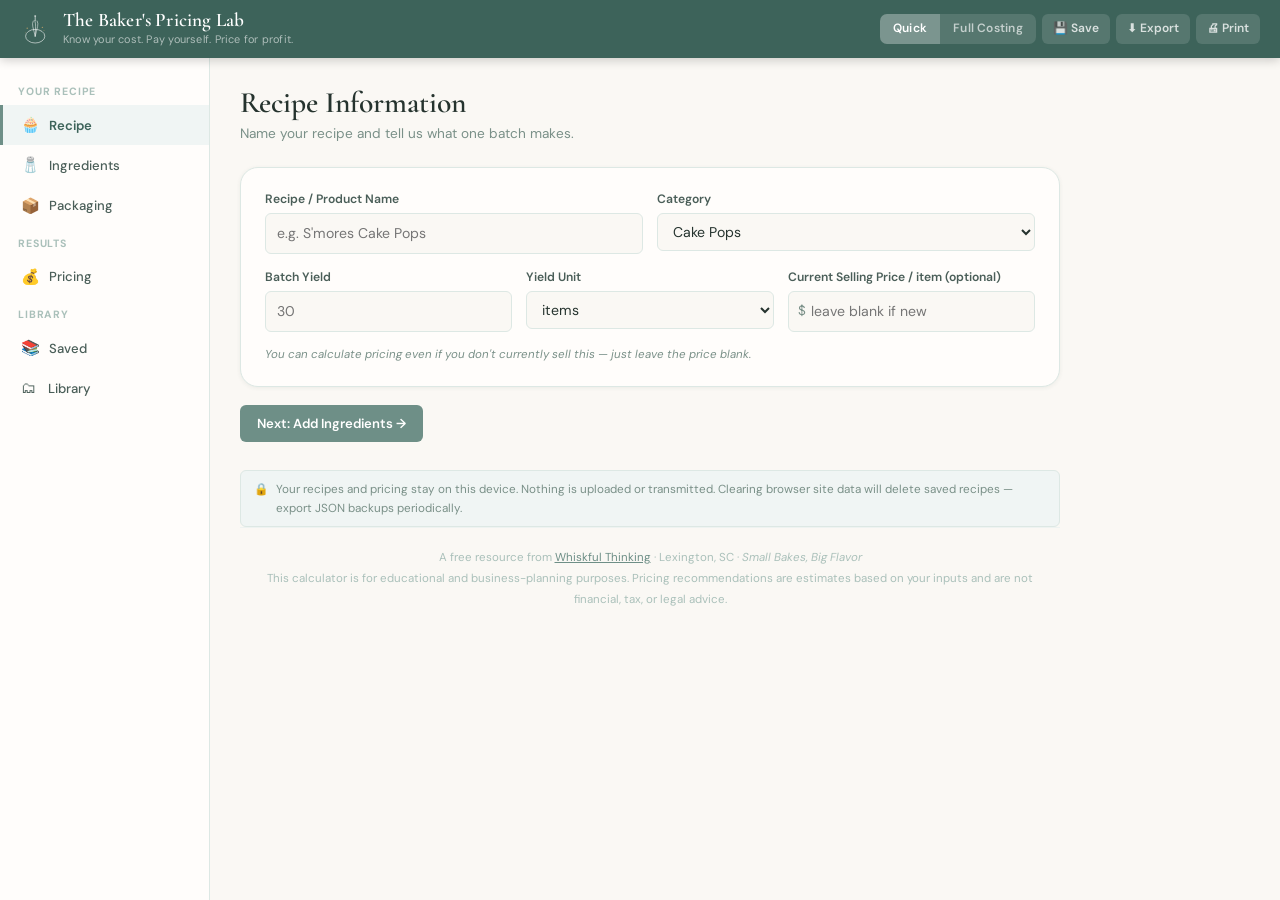
<file: index (2).html>
<!DOCTYPE html>
<html lang="en">
<head>
<meta charset="UTF-8">
<meta name="viewport" content="width=device-width, initial-scale=1.0">
<meta name="description" content="Know your cost. Pay yourself. Price for profit. A free bakery pricing calculator from Whiskful Thinking — Lexington, SC.">
<title>The Baker's Pricing Lab · Whiskful Thinking</title>
<link rel="preconnect" href="https://fonts.googleapis.com">
<link rel="preconnect" href="https://fonts.gstatic.com" crossorigin>
<link href="https://fonts.googleapis.com/css2?family=Cormorant+Garamond:ital,wght@0,400;0,500;0,600;0,700;1,400;1,600&family=DM+Sans:opsz,wght@9..40,300;9..40,400;9..40,500;9..40,600&display=swap" rel="stylesheet">

<style>
/* ═══════════════════════════════════════════════════════
   BRAND TOKENS — extracted from Whiskful Thinking brand kit
   Palette: Sage Green / Soft Cream / Warm White / Soft Peach / Lavender / Warm Gold
   ═══════════════════════════════════════════════════════ */
:root {
  /* Brand palette — exact moodboard values */
  --sage:          #6E8F87;
  --sage-dk:       #3d635a;
  --sage-lt:       #c8ddd9;
  --sage-mist:     #f0f5f4;
  --cream:         #FAF8F4;
  --warm-white:    #FFFDFB;
  --peach:         #F6CFCF;
  --peach-lt:      #fef4f4;
  --lavender:      #A89BD7;
  --lavender-lt:   #eeebf8;
  --gold:          #C8A56A;
  --gold-lt:       #faf3e5;
  --gold-dk:       #9a7840;

  /* Semantic tokens */
  --text:          #25332e;
  --text-mid:      #4a5e58;
  --text-soft:     #7a9088;
  --text-muted:    #aac0ba;
  --border:        #dde8e4;
  --border-soft:   #eef3f1;
  --surface:       var(--warm-white);
  --bg:            var(--cream);

  --danger:        #b83232;
  --danger-lt:     #fdf1f1;
  --warn:          #8a6200;
  --warn-lt:       #fdf8e8;
  --ok:            #2a6b5a;
  --ok-lt:         #e8f5f1;

  /* Shape */
  --r-sm:   6px;
  --r:      12px;
  --r-lg:   18px;
  --r-xl:   24px;
  --shadow-sm: 0 1px 4px rgba(40,70,60,.07);
  --shadow:    0 4px 18px rgba(40,70,60,.10);
  --shadow-lg: 0 8px 36px rgba(40,70,60,.14);

  /* Type */
  --ff-display: 'Cormorant Garamond', Georgia, serif;
  --ff-body:    'DM Sans', system-ui, -apple-system, sans-serif;
}

/* ═══════════════════════════════════════════════════════ BASE ═══ */
*, *::before, *::after { box-sizing: border-box; margin: 0; padding: 0; }
html { font-size: 16px; scroll-behavior: smooth; }
body { font-family: var(--ff-body); background: var(--bg); color: var(--text); line-height: 1.6; min-height: 100vh; }
input, select, textarea, button { font-family: inherit; font-size: inherit; line-height: inherit; }
button { cursor: pointer; }
a { color: var(--sage); }

/* ═══════════════════════════════════════════════════════ HEADER ═══ */
.hdr {
  position: sticky; top: 0; z-index: 200;
  background: var(--sage-dk);
  display: flex; align-items: center; justify-content: space-between;
  padding: 0 20px; height: 58px;
  box-shadow: 0 2px 10px rgba(0,0,0,.20);
}
.hdr-brand { display: flex; align-items: center; gap: 11px; }
.hdr-logo { width: 32px; height: 32px; flex-shrink: 0; }
.hdr-name { font-family: var(--ff-display); font-size: 1.2rem; font-weight: 600; color: #fff; letter-spacing: .01em; line-height: 1.15; }
.hdr-tag  { font-size: .68rem; color: rgba(255,255,255,.58); letter-spacing: .02em; }
.hdr-right { display: flex; align-items: center; gap: 6px; }
.mode-pills { display: flex; background: rgba(255,255,255,.13); border-radius: 7px; overflow: hidden; }
.mode-pill { background: none; border: none; color: rgba(255,255,255,.65); padding: 5px 13px; font-size: .75rem; font-weight: 600; letter-spacing: .02em; transition: all .18s; }
.mode-pill.on { background: rgba(255,255,255,.22); color: #fff; }
.hbtn { background: rgba(255,255,255,.13); border: none; color: rgba(255,255,255,.78); border-radius: 6px; padding: 5px 11px; font-size: .75rem; font-weight: 600; display: flex; align-items: center; gap: 4px; transition: background .18s; }
.hbtn:hover { background: rgba(255,255,255,.24); color: #fff; }

/* ═══════════════════════════════════════════════════════ LAYOUT ═══ */
.shell { display: flex; min-height: calc(100vh - 58px); }

/* sidebar */
.sidebar {
  width: 210px; flex-shrink: 0;
  background: var(--warm-white); border-right: 1px solid var(--border);
  padding: 16px 0;
  position: sticky; top: 58px; height: calc(100vh - 58px); overflow-y: auto;
}
.sbl { font-size: .66rem; font-weight: 700; color: var(--text-muted); letter-spacing: .08em; text-transform: uppercase; padding: 10px 18px 4px; }
.nav { display: flex; flex-direction: column; }
.ni {
  display: flex; align-items: center; gap: 9px;
  padding: 8px 18px; font-size: .82rem; font-weight: 500; color: var(--text-mid);
  cursor: pointer; border-left: 3px solid transparent;
  transition: all .14s; user-select: none;
}
.ni:hover { background: var(--sage-mist); color: var(--sage-dk); }
.ni.on { background: var(--sage-mist); color: var(--sage-dk); border-left-color: var(--sage); font-weight: 600; }
.ni .ico { font-size: .95rem; min-width: 18px; }
.adv { /* shown/hidden by mode */ }

/* main */
.main { flex: 1; padding: 28px 30px 60px; max-width: 880px; min-width: 0; }

/* ═══════════════════════════════════════════════════════ SECTIONS ═══ */
.sec { display: none; }
.sec.on { display: block; }
.sec-hd { margin-bottom: 22px; }
.sec-title { font-family: var(--ff-display); font-size: 1.85rem; font-weight: 600; color: var(--text); line-height: 1.15; }
.sec-sub { font-size: .85rem; color: var(--text-soft); margin-top: 3px; }

/* ═══════════════════════════════════════════════════════ CARDS ═══ */
.card { background: var(--surface); border: 1px solid var(--border); border-radius: var(--r-lg); padding: 22px 24px; margin-bottom: 18px; box-shadow: var(--shadow-sm); }
.card-hd { font-family: var(--ff-display); font-size: 1.1rem; font-weight: 600; color: var(--sage-dk); margin-bottom: 14px; display: flex; align-items: center; gap: 7px; }

/* ═══════════════════════════════════════════════════════ FORMS ═══ */
.row2 { display: grid; grid-template-columns: 1fr 1fr; gap: 14px; margin-bottom: 14px; }
.row3 { display: grid; grid-template-columns: 1fr 1fr 1fr; gap: 14px; margin-bottom: 14px; }
.row1 { margin-bottom: 14px; }
.fg { display: flex; flex-direction: column; gap: 4px; }
.fg label { font-size: .76rem; font-weight: 600; color: var(--text-mid); }
.fg input, .fg select, .fg textarea {
  border: 1.5px solid var(--border); border-radius: var(--r-sm);
  padding: 8px 11px; font-size: .88rem; color: var(--text);
  background: var(--bg); transition: border-color .18s, box-shadow .18s; width: 100%;
}
.fg input:focus, .fg select:focus, .fg textarea:focus {
  outline: none; border-color: var(--sage);
  box-shadow: 0 0 0 3px rgba(110,143,135,.13); background: #fff;
}
.fg input[type=number]::-webkit-inner-spin-button,
.fg input[type=number]::-webkit-outer-spin-button { -webkit-appearance: none; }
.fg input[type=number] { -moz-appearance: textfield; }
.pfx { position: relative; }
.pfx .sym { position: absolute; left: 10px; top: 50%; transform: translateY(-50%); color: var(--text-soft); font-size: .84rem; pointer-events: none; }
.pfx input { padding-left: 22px; }
.hint { font-size: .72rem; color: var(--text-soft); font-style: italic; margin-top: 2px; }

/* ═══════════════════════════════════════════════════════ BUTTONS ═══ */
.btn { display: inline-flex; align-items: center; gap: 5px; padding: 8px 17px; border-radius: var(--r-sm); font-size: .82rem; font-weight: 600; border: none; transition: all .17s; white-space: nowrap; }
.btn-p { background: var(--sage); color: #fff; }
.btn-p:hover { background: var(--sage-dk); box-shadow: var(--shadow); transform: translateY(-1px); }
.btn-s { background: var(--sage-mist); color: var(--sage-dk); border: 1.5px solid var(--border); }
.btn-s:hover { background: var(--sage-lt); }
.btn-g { background: var(--gold); color: #fff; }
.btn-g:hover { background: var(--gold-dk); box-shadow: var(--shadow); transform: translateY(-1px); }
.btn-d { background: var(--danger-lt); color: var(--danger); border: 1.5px solid #f4cccc; }
.btn-d:hover { background: #fce5e5; }
.btn-sm { padding: 5px 11px; font-size: .76rem; }
.btn-row { display: flex; gap: 8px; flex-wrap: wrap; margin-top: 14px; }
.del { background: none; border: none; color: var(--text-muted); font-size: .9rem; padding: 2px 6px; border-radius: 4px; transition: all .14s; cursor: pointer; }
.del:hover { background: var(--danger-lt); color: var(--danger); }

/* ═══════════════════════════════════════════════════════ TABLES — ingredient ═══ */
.itbl { width: 100%; border-collapse: collapse; }
.itbl th { text-align: left; font-size: .68rem; font-weight: 700; color: var(--text-soft); text-transform: uppercase; letter-spacing: .06em; padding: 4px 6px 8px; border-bottom: 2px solid var(--border); white-space: nowrap; }
.itbl td { padding: 5px 5px; vertical-align: middle; border-bottom: 1px solid var(--border-soft); }
.itbl tr:hover td { background: var(--sage-mist); }
.itbl input, .itbl select { width: 100%; border: 1px solid var(--border); border-radius: 4px; padding: 5px 6px; font-size: .8rem; background: var(--bg); color: var(--text); }
.itbl input:focus, .itbl select:focus { outline: none; border-color: var(--sage); background: #fff; }
.cost-c { font-size: .82rem; font-weight: 700; color: var(--sage-dk); text-align: right; padding-right: 6px; min-width: 62px; white-space: nowrap; }
.incompat { font-size: .68rem; background: var(--warn-lt); color: var(--warn); border-radius: 4px; padding: 2px 6px; white-space: nowrap; }

/* pkg table */
.ptbl { width: 100%; }
.phdr, .prow { display: grid; grid-template-columns: 1fr 80px 72px 80px 66px 34px; gap: 7px; align-items: center; }
.phdr { font-size: .68rem; font-weight: 700; color: var(--text-soft); text-transform: uppercase; letter-spacing: .06em; padding: 2px 4px 8px; border-bottom: 2px solid var(--border); }
.prow { padding: 5px 4px; border-bottom: 1px solid var(--border-soft); }
.prow:hover { background: var(--sage-mist); }
.prow input { border: 1px solid var(--border); border-radius: 4px; padding: 5px 6px; font-size: .8rem; background: var(--bg); width: 100%; }
.prow input:focus { outline: none; border-color: var(--sage); background: #fff; }

/* labor */
.ltbl-hdr, .lrow { display: grid; grid-template-columns: 1fr 68px 68px 72px; gap: 8px; align-items: center; }
.ltbl-hdr { font-size: .68rem; font-weight: 700; color: var(--text-soft); text-transform: uppercase; letter-spacing: .06em; padding: 2px 12px 8px; border-bottom: 2px solid var(--border); }
.lrow { padding: 7px 12px; border-bottom: 1px solid var(--border-soft); }
.lrow:hover { background: var(--sage-mist); }
.lrow input { border: 1px solid var(--border); border-radius: 4px; padding: 5px 0; font-size: .82rem; background: var(--bg); width: 100%; text-align: center; }
.lrow input:focus { outline: none; border-color: var(--sage); background: #fff; }
.l-cost { font-size: .82rem; font-weight: 700; color: var(--sage-dk); text-align: right; }

/* ═══════════════════════════════════════════════════════ COST TILES ═══ */
.tiles { display: grid; grid-template-columns: repeat(auto-fit, minmax(110px,1fr)); gap: 10px; margin-bottom: 18px; }
.tile { background: var(--surface); border: 1px solid var(--border); border-radius: var(--r); padding: 13px 14px; text-align: center; }
.tile.hl { background: var(--sage-dk); border-color: var(--sage-dk); }
.tile-lbl { font-size: .68rem; font-weight: 700; color: var(--text-soft); text-transform: uppercase; letter-spacing: .05em; margin-bottom: 3px; }
.tile.hl .tile-lbl { color: rgba(255,255,255,.65); }
.tile-val { font-family: var(--ff-display); font-size: 1.45rem; font-weight: 700; color: var(--sage-dk); line-height: 1; }
.tile.hl .tile-val { color: #fff; }
.tile-sub { font-size: .66rem; color: var(--text-muted); margin-top: 2px; }
.tile.hl .tile-sub { color: rgba(255,255,255,.5); }

/* ═══════════════════════════════════════════════════════ PRICE LEVELS ═══ */
.plevels { display: grid; grid-template-columns: repeat(3,1fr); gap: 12px; margin-bottom: 18px; }
.plevel { border-radius: var(--r); padding: 18px 14px; text-align: center; border: 1.5px solid var(--border); }
.plevel.floor { background: var(--peach-lt); border-color: var(--peach); }
.plevel.sustain { background: var(--lavender-lt); border-color: var(--lavender); }
.plevel.rec { background: var(--sage-dk); border-color: var(--sage-dk); }
.pl-lbl { font-size: .68rem; font-weight: 700; letter-spacing: .06em; text-transform: uppercase; margin-bottom: 5px; }
.plevel.floor .pl-lbl { color: var(--danger); }
.plevel.sustain .pl-lbl { color: var(--lavender); }
.plevel.rec .pl-lbl { color: rgba(255,255,255,.7); }
.pl-amt { font-family: var(--ff-display); font-size: 2rem; font-weight: 700; line-height: 1; }
.plevel.floor .pl-amt, .plevel.sustain .pl-amt { color: var(--text); }
.plevel.rec .pl-amt { color: #fff; }
.pl-note { font-size: .7rem; margin-top: 4px; color: var(--text-soft); }
.plevel.rec .pl-note { color: rgba(255,255,255,.6); }

/* ═══════════════════════════════════════════════════════ BREAKDOWN CHART ═══ */
.bk-row { display: flex; align-items: center; gap: 9px; margin-bottom: 7px; font-size: .8rem; }
.bk-lbl { width: 88px; color: var(--text-mid); font-weight: 500; flex-shrink: 0; }
.bk-track { flex: 1; background: var(--border-soft); border-radius: 4px; height: 16px; overflow: hidden; }
.bk-fill { height: 100%; border-radius: 4px; transition: width .35s ease; }
.bk-pct { width: 36px; text-align: right; color: var(--text-soft); font-size: .74rem; }
.bk-amt { width: 54px; text-align: right; font-weight: 700; color: var(--text); font-size: .8rem; }
.f-ing  { background: var(--gold); }
.f-pkg  { background: var(--peach); }
.f-lab  { background: var(--lavender); }
.f-oh   { background: #9cc0b8; }
.f-fees { background: #c0b49c; }
.f-profit { background: var(--sage); }

/* ═══════════════════════════════════════════════════════ HEALTH BADGE ═══ */
.health { border-radius: var(--r); padding: 13px 16px; margin-bottom: 14px; font-size: .85rem; font-weight: 600; display: flex; align-items: flex-start; gap: 9px; }
.health .ico { font-size: 1.1rem; flex-shrink: 0; }
.health.ok   { background: var(--ok-lt);      color: var(--ok);      border: 1px solid #b4d8cf; }
.health.warn { background: var(--warn-lt);     color: var(--warn);    border: 1px solid #e0cc88; }
.health.bad  { background: var(--danger-lt);   color: var(--danger);  border: 1px solid #f0c4c4; }
.health.info { background: var(--sage-mist);   color: var(--sage-dk); border: 1px solid var(--border); }
.health-detail { background: var(--sage-mist); border-radius: var(--r-sm); padding: 13px 15px; font-size: .82rem; color: var(--text-mid); line-height: 1.7; margin-bottom: 14px; }

/* ═══════════════════════════════════════════════════════ ALERTS ═══ */
.alert { border-radius: var(--r-sm); padding: 10px 13px; font-size: .8rem; margin-bottom: 10px; display: flex; gap: 7px; align-items: flex-start; line-height: 1.5; }
.alert .ai { font-size: .95rem; flex-shrink: 0; margin-top: 1px; }
.a-warn { background: var(--warn-lt); color: var(--warn); border: 1px solid #e0cc88; }
.a-bad  { background: var(--danger-lt); color: var(--danger); border: 1px solid #f0c4c4; }
.a-info { background: var(--sage-mist); color: var(--sage-dk); border: 1px solid var(--border); }
.a-ok   { background: var(--ok-lt); color: var(--ok); border: 1px solid #b4d8cf; }

/* ═══════════════════════════════════════════════════════ EXPLAINERS ═══ */
.xbtn { background: none; border: none; color: var(--gold); font-size: .74rem; font-weight: 700; cursor: pointer; display: inline-flex; align-items: center; gap: 3px; padding: 0; margin-top: 4px; }
.xbtn:hover { color: var(--sage-dk); }
.xbox { display: none; background: var(--gold-lt); border: 1px solid #e8d4a4; border-radius: var(--r-sm); padding: 11px 14px; font-size: .79rem; color: var(--text-mid); line-height: 1.65; margin-top: 6px; }
.xbox.on { display: block; }

/* ═══════════════════════════════════════════════════════ SIMULATOR ═══ */
.sim-price { font-family: var(--ff-display); font-size: 3.2rem; font-weight: 700; color: var(--sage-dk); text-align: center; line-height: 1; margin: 10px 0; }
.sim-slider { -webkit-appearance: none; appearance: none; width: 100%; height: 6px; background: var(--border); border-radius: 3px; outline: none; margin: 6px 0; }
.sim-slider::-webkit-slider-thumb { -webkit-appearance: none; width: 22px; height: 22px; border-radius: 50%; background: var(--sage); cursor: pointer; border: 3px solid #fff; box-shadow: 0 2px 8px rgba(0,0,0,.18); }
.sim-slider::-moz-range-thumb { width: 22px; height: 22px; border-radius: 50%; background: var(--sage); cursor: pointer; border: 3px solid #fff; }
.sm-tiles { display: grid; grid-template-columns: repeat(4,1fr); gap: 8px; margin-top: 14px; }
.sm-tile { text-align: center; background: var(--sage-mist); border-radius: var(--r-sm); padding: 11px 6px; }
.sm-val { font-family: var(--ff-display); font-size: 1.25rem; font-weight: 700; color: var(--sage-dk); }
.sm-lbl { font-size: .65rem; color: var(--text-soft); font-weight: 700; text-transform: uppercase; letter-spacing: .04em; margin-top: 1px; }

/* ═══════════════════════════════════════════════════════ DISCOUNT / INFLATION TILES ═══ */
.dtiles { display: grid; grid-template-columns: repeat(4,1fr); gap: 8px; margin: 10px 0; }
.dtile { border: 1.5px solid var(--border); border-radius: var(--r); padding: 12px 8px; text-align: center; cursor: pointer; background: var(--surface); transition: all .18s; }
.dtile:hover, .dtile.on { border-color: var(--sage); background: var(--sage-mist); }
.dtile-v { font-family: var(--ff-display); font-size: 1.5rem; font-weight: 700; color: var(--sage-dk); }
.dtile-l { font-size: .68rem; color: var(--text-soft); margin-top: 1px; }

/* compare table */
.ctbl { width: 100%; border-collapse: collapse; margin-top: 10px; font-size: .82rem; }
.ctbl th { background: var(--sage-mist); font-weight: 700; color: var(--sage-dk); padding: 7px 11px; text-align: left; font-size: .72rem; }
.ctbl td { padding: 8px 11px; border-bottom: 1px solid var(--border-soft); }
.ctbl tr:last-child td { border: none; }
.t-bad { color: var(--danger); font-weight: 700; }
.t-ok  { color: var(--ok);     font-weight: 700; }

/* format table */
.ftbl { width: 100%; border-collapse: collapse; }
.ftbl th { font-size: .68rem; font-weight: 700; color: var(--text-soft); text-transform: uppercase; letter-spacing: .05em; padding: 4px 11px 9px; border-bottom: 2px solid var(--border); text-align: left; }
.ftbl td { padding: 9px 11px; border-bottom: 1px solid var(--border-soft); font-size: .86rem; }
.ftbl .p { font-family: var(--ff-display); font-size: 1.2rem; font-weight: 700; color: var(--sage-dk); }
.ftbl input { border: 1px solid var(--border); border-radius: 4px; padding: 4px 7px; font-size: .8rem; text-align: center; background: var(--bg); width: 60px; }
.ftbl input:focus { outline: none; border-color: var(--sage); }

/* saved recipes */
.rcrd { display: flex; align-items: center; justify-content: space-between; padding: 13px 15px; background: var(--surface); border: 1px solid var(--border); border-radius: var(--r); margin-bottom: 9px; }
.rcrd:hover { box-shadow: var(--shadow-sm); }
.rcrd-name { font-weight: 600; color: var(--text); font-size: .88rem; }
.rcrd-meta { font-size: .73rem; color: var(--text-soft); margin-top: 1px; }
.rcrd-acts { display: flex; gap: 6px; }

/* library */
.litem { display: flex; align-items: center; justify-content: space-between; padding: 9px 13px; background: var(--surface); border: 1px solid var(--border); border-radius: var(--r-sm); margin-bottom: 7px; }
.litem-name { font-weight: 600; font-size: .86rem; }
.litem-detail { font-size: .72rem; color: var(--text-soft); }
.litem-acts { display: flex; gap: 5px; }

/* overhead adv rows */
.oh-row { display: grid; grid-template-columns: 1fr 110px 32px; gap: 8px; align-items: center; margin-bottom: 8px; }
.oh-row input { border: 1px solid var(--border); border-radius: 4px; padding: 6px 9px; font-size: .82rem; background: var(--bg); width: 100%; }
.oh-row input:focus { outline: none; border-color: var(--sage); background: #fff; }

/* tab nav (inside cards) */
.tabs { display: flex; border-bottom: 2px solid var(--border); margin-bottom: 16px; }
.tab { background: none; border: none; padding: 7px 15px; font-size: .8rem; font-weight: 600; color: var(--text-soft); border-bottom: 2px solid transparent; margin-bottom: -2px; cursor: pointer; transition: all .14s; }
.tab.on { color: var(--sage-dk); border-bottom-color: var(--sage); }
.tabp { display: none; }
.tabp.on { display: block; }

/* modal */
.modal-bg { display: none; position: fixed; inset: 0; background: rgba(0,0,0,.38); z-index: 300; align-items: center; justify-content: center; }
.modal-bg.on { display: flex; }
.modal { background: #fff; border-radius: var(--r-xl); padding: 26px; width: 460px; max-width: 94vw; max-height: 80vh; overflow-y: auto; box-shadow: var(--shadow-lg); }
.modal-hd { display: flex; align-items: center; justify-content: space-between; margin-bottom: 14px; }
.modal-title { font-family: var(--ff-display); font-size: 1.25rem; font-weight: 600; color: var(--sage-dk); }
.modal-close { background: none; border: none; font-size: 1.4rem; color: var(--text-soft); cursor: pointer; line-height: 1; }
.modal-close:hover { color: var(--text); }

/* toast */
.toast { position: fixed; bottom: 24px; right: 24px; background: var(--sage-dk); color: #fff; border-radius: var(--r); padding: 11px 18px; font-size: .82rem; font-weight: 600; box-shadow: var(--shadow-lg); z-index: 400; opacity: 0; transition: opacity .25s; pointer-events: none; }
.toast.on { opacity: 1; }

/* divider */
.div { height: 1px; background: var(--border-soft); margin: 16px 0; }
.right { text-align: right; }
.muted { color: var(--text-soft); font-size: .82rem; }
.mt8 { margin-top: 8px; }
.mt14 { margin-top: 14px; }
.bold { font-weight: 700; }
.between { display: flex; justify-content: space-between; align-items: center; flex-wrap: wrap; gap: 8px; }

/* footer */
.privacy { background: var(--sage-mist); border: 1px solid var(--border); border-radius: var(--r-sm); padding: 9px 13px; font-size: .73rem; color: var(--text-soft); display: flex; gap: 7px; align-items: flex-start; margin-top: 28px; }
.ft { text-align: center; padding: 20px 24px; font-size: .72rem; color: var(--text-muted); border-top: 1px solid var(--border-soft); line-height: 1.8; }
.ft a { color: var(--sage); }

/* ═══════════════════════════════════════════════════════ RESPONSIVE ═══ */
@media (max-width: 720px) {
  .sidebar { width: 100%; height: auto; position: static; display: flex; flex-wrap: wrap; gap: 3px; padding: 8px; border-right: none; border-bottom: 1px solid var(--border); }
  .sbl { display: none; }
  .ni { border-left: none; border-radius: var(--r-sm); flex-direction: column; gap: 1px; padding: 7px 9px; font-size: .68rem; text-align: center; min-width: 54px; }
  .ni.on { border-left: none; border-bottom: 2px solid var(--sage); }
  .main { padding: 14px; }
  .row2, .row3 { grid-template-columns: 1fr; }
  .plevels { grid-template-columns: 1fr; }
  .sm-tiles { grid-template-columns: repeat(2,1fr); }
  .dtiles { grid-template-columns: repeat(2,1fr); }
  .hdr-tag { display: none; }
  .phdr, .prow { grid-template-columns: 1fr 72px 64px 64px 56px 28px; gap: 4px; font-size: .76rem; }
  .tiles { grid-template-columns: repeat(3,1fr); }
}

/* ═══════════════════════════════════════════════════════ PRINT ═══ */
@media print {
  .hdr, .sidebar, .btn-row, .btn, .del, .hbtn, .mode-pills, .xbtn,
  .sim-slider, .dtiles, .privacy, .tabs { display: none !important; }
  .shell { display: block; }
  .main { padding: 0; max-width: none; }
  .sec { display: block !important; page-break-inside: avoid; }
  .card { box-shadow: none; border: 1px solid #ccc; page-break-inside: avoid; }
  body { font-size: 12px; }
  .sec-title { font-size: 1.3rem; }
  .pl-amt { font-size: 1.4rem; }
}
</style>
</head>
<body>

<!-- ══════════════════════════════ HEADER ══════════════════════════════ -->
<header class="hdr" role="banner">
  <div class="hdr-brand">
    <svg class="hdr-logo" viewBox="0 0 80 80" fill="none" xmlns="http://www.w3.org/2000/svg" aria-hidden="true">
      <ellipse cx="38" cy="58" rx="24" ry="17" stroke="rgba(255,255,255,.65)" stroke-width="2.2" fill="none"/>
      <path d="M38 58 Q41 46 44 34 Q46 26 43 20" stroke="rgba(255,255,255,.65)" stroke-width="2" fill="none" stroke-linecap="round"/>
      <path d="M38 58 Q35 46 32 34 Q30 26 33 20" stroke="rgba(255,255,255,.65)" stroke-width="2" fill="none" stroke-linecap="round"/>
      <path d="M38 58 Q39 45 39 33 Q39 25 37 19" stroke="rgba(255,255,255,.65)" stroke-width="2" fill="none" stroke-linecap="round"/>
      <line x1="38" y1="19" x2="38" y2="9" stroke="rgba(255,255,255,.65)" stroke-width="2.5" stroke-linecap="round"/>
      <circle cx="38" cy="7.5" r="2.5" fill="rgba(255,255,255,.55)"/>
      <circle cx="56" cy="36" r="1.8" fill="rgba(200,165,106,.75)"/>
      <circle cx="60" cy="44" r="1.3" fill="rgba(200,165,106,.5)"/>
      <circle cx="18" cy="38" r="1.8" fill="rgba(200,165,106,.75)"/>
      <circle cx="14" cy="48" r="1.2" fill="rgba(200,165,106,.5)"/>
    </svg>
    <div>
      <div class="hdr-name">The Baker's Pricing Lab</div>
      <div class="hdr-tag">Know your cost. Pay yourself. Price for profit.</div>
    </div>
  </div>
  <div class="hdr-right">
    <div class="mode-pills">
      <button class="mode-pill on" id="btn-quick" onclick="setMode('quick')">Quick</button>
      <button class="mode-pill" id="btn-full"  onclick="setMode('full')">Full Costing</button>
    </div>
    <button class="hbtn" onclick="saveRecipe()">💾 Save</button>
    <button class="hbtn" onclick="exportJSON()">⬇ Export</button>
    <button class="hbtn" onclick="window.print()">🖨 Print</button>
  </div>
</header>

<!-- ══════════════════════════════ SHELL ══════════════════════════════ -->
<div class="shell">

<!-- SIDEBAR -->
<nav class="sidebar" role="navigation" aria-label="Tool sections">
  <div class="sbl">Your Recipe</div>
  <div class="nav">
    <div class="ni on" data-s="s-recipe"   onclick="go('s-recipe')">  <span class="ico">🧁</span> Recipe</div>
    <div class="ni"    data-s="s-ing"      onclick="go('s-ing')">    <span class="ico">🧂</span> Ingredients</div>
    <div class="ni"    data-s="s-pkg"      onclick="go('s-pkg')">    <span class="ico">📦</span> Packaging</div>
    <div class="ni adv" data-s="s-labor"  onclick="go('s-labor')">   <span class="ico">⏱</span> Labor</div>
    <div class="ni adv" data-s="s-oh"     onclick="go('s-oh')">      <span class="ico">💡</span> Overhead</div>
    <div class="sbl">Results</div>
    <div class="ni"    data-s="s-results"  onclick="go('s-results')"> <span class="ico">💰</span> Pricing</div>
    <div class="ni adv" data-s="s-tools"  onclick="go('s-tools')">   <span class="ico">🔬</span> Tools</div>
    <div class="sbl">Library</div>
    <div class="ni"    data-s="s-saved"    onclick="go('s-saved')">   <span class="ico">📚</span> Saved</div>
    <div class="ni"    data-s="s-lib"      onclick="go('s-lib')">     <span class="ico">🗂</span> Library</div>
  </div>
</nav>

<!-- MAIN -->
<main class="main" role="main">

<!-- ── RECIPE INFO ───────────────────────────────────────────────── -->
<section class="sec on" id="s-recipe">
  <div class="sec-hd">
    <div class="sec-title">Recipe Information</div>
    <div class="sec-sub">Name your recipe and tell us what one batch makes.</div>
  </div>
  <div class="card">
    <div class="row2">
      <div class="fg"><label for="r-name">Recipe / Product Name</label>
        <input type="text" id="r-name" placeholder="e.g. S'mores Cake Pops" oninput="recalc()"></div>
      <div class="fg"><label for="r-cat">Category</label>
        <select id="r-cat" onchange="recalc()">
          <option>Cake Pops</option><option>Cupcakes</option><option>Cookies</option>
          <option>Cake</option><option>Brownies / Bars</option><option>Candy / Confections</option>
          <option>Chocolate-Covered Treats</option><option>Bread / Pastry</option><option>Other</option>
        </select></div>
    </div>
    <div class="row3">
      <div class="fg"><label for="r-yield">Batch Yield</label>
        <input type="number" id="r-yield" placeholder="30" min="1" oninput="recalc()"></div>
      <div class="fg"><label for="r-unit">Yield Unit</label>
        <select id="r-unit" onchange="recalc()">
          <option value="items">items</option><option value="dozen">dozen</option>
          <option value="servings">servings</option><option value="boxes">boxes</option>
        </select></div>
      <div class="fg"><label for="r-price">Current Selling Price / item (optional)</label>
        <div class="pfx"><span class="sym">$</span>
          <input type="number" id="r-price" placeholder="leave blank if new" step="0.01" min="0" oninput="recalc()"></div></div>
    </div>
    <p class="hint">You can calculate pricing even if you don't currently sell this — just leave the price blank.</p>
  </div>
  <div class="btn-row"><button class="btn btn-p" onclick="go('s-ing')">Next: Add Ingredients →</button></div>
</section>

<!-- ── INGREDIENTS ──────────────────────────────────────────────── -->
<section class="sec" id="s-ing">
  <div class="sec-hd">
    <div class="sec-title">Ingredients</div>
    <div class="sec-sub">Enter what you paid for the whole package and how much your recipe uses.</div>
  </div>
  <div id="ing-alerts"></div>
  <div class="card">
    <div style="overflow-x:auto">
      <table class="itbl" id="ing-tbl">
        <thead><tr>
          <th style="min-width:120px">Ingredient</th>
          <th style="width:76px">Pkg $</th>
          <th style="width:68px">Pkg Qty</th>
          <th style="width:78px">Pkg Unit</th>
          <th style="width:68px">Use Qty</th>
          <th style="width:78px">Use Unit</th>
          <th style="width:52px">Waste %</th>
          <th style="width:68px">Cost</th>
          <th style="width:32px"></th>
        </tr></thead>
        <tbody id="ing-body"></tbody>
      </table>
    </div>
    <div class="btn-row mt8">
      <button class="btn btn-p btn-sm" onclick="addIng()">+ Add Ingredient</button>
      <button class="btn btn-s btn-sm" onclick="showLibPicker()">📚 From Library</button>
    </div>
    <div class="div"></div>
    <div class="between">
      <span class="muted">Ingredient subtotal</span>
      <span style="font-family:var(--ff-display);font-size:1.3rem;font-weight:700;color:var(--sage-dk)" id="ing-total">$0.00</span>
    </div>
    <div class="between mt8"><span class="muted">Per item (ingredients only)</span><span class="muted" id="ing-per">—</span></div>
  </div>
  <button class="xbtn" onclick="xToggle('x-ing')">ℹ What counts as an ingredient?</button>
  <div class="xbox" id="x-ing">Include everything that goes <em>into</em> the product: flour, butter, chocolate, flavoring, eggs, mix-ins, fillings. Packaging materials (sticks, bags, boxes) go in the Packaging section — keeping them separate lets you see each cost category clearly.</div>
  <div class="btn-row mt14">
    <button class="btn btn-s" onclick="go('s-recipe')">← Back</button>
    <button class="btn btn-p" onclick="go('s-pkg')">Next: Packaging →</button>
  </div>
</section>

<!-- ── PACKAGING ─────────────────────────────────────────────────── -->
<section class="sec" id="s-pkg">
  <div class="sec-hd">
    <div class="sec-title">Packaging &amp; Consumables</div>
    <div class="sec-sub">Boxes, bags, sticks, ribbon, labels — anything non-food with a cost.</div>
  </div>
  <div class="card">
    <div style="overflow-x:auto">
      <div class="phdr"><span>Item</span><span>Pkg $</span><span>Pkg Qty</span><span>Used/Batch</span><span>Cost</span><span></span></div>
      <div id="pkg-body"></div>
    </div>
    <div class="btn-row mt8"><button class="btn btn-p btn-sm" onclick="addPkg()">+ Add Item</button></div>
    <div class="div"></div>
    <div class="between">
      <span class="muted">Packaging subtotal</span>
      <span style="font-family:var(--ff-display);font-size:1.3rem;font-weight:700;color:var(--sage-dk)" id="pkg-total">$0.00</span>
    </div>
  </div>
  <div class="btn-row">
    <button class="btn btn-s" onclick="go('s-ing')">← Back</button>
    <button class="btn btn-p" onclick="go('s-labor')">Next: Labor →</button>
  </div>
</section>

<!-- ── LABOR ─────────────────────────────────────────────────────── -->
<section class="sec" id="s-labor">
  <div class="sec-hd">
    <div class="sec-title">Labor</div>
    <div class="sec-sub">Your time is your most underestimated cost. Don't skip this section.</div>
  </div>
  <div class="card">
    <div class="row2">
      <div class="fg"><label for="l-rate">Your Desired Hourly Rate</label>
        <div class="pfx"><span class="sym">$</span>
          <input type="number" id="l-rate" value="15" step="1" min="0" oninput="renderLabor();recalc()"></div></div>
      <div style="align-self:center;padding-top:4px" class="muted">
        Total active time: <strong id="l-hrs-disp">0h 0m</strong><br>
        Labor cost: <strong id="l-cost-disp" style="color:var(--sage-dk)">$0.00</strong>
      </div>
    </div>
    <div class="div"></div>
    <div class="ltbl-hdr"><span>Task</span><span style="text-align:center">Hours</span><span style="text-align:center">Mins</span><span style="text-align:right">Cost</span></div>
    <div id="l-body"></div>
  </div>
  <div class="alert a-info"><span class="ai">💡</span><span>Unattended baking or cooling time doesn't have to count unless you stay nearby. Only log time you're actively working.</span></div>
  <button class="xbtn" onclick="xToggle('x-labor')">ℹ Why does labor change my price so much?</button>
  <div class="xbox" id="x-labor">Most home bakers price on ingredients alone and end up effectively paying themselves $3/hr. A 10-hour session making 120 cake pops at $15/hr adds $1.25 per pop before any other cost. Leaving labor at zero means you're subsidising every customer with your Saturday.</div>
  <div class="btn-row">
    <button class="btn btn-s" onclick="go('s-pkg')">← Back</button>
    <button class="btn btn-p" onclick="go('s-oh')">Next: Overhead →</button>
  </div>
</section>

<!-- ── OVERHEAD & FEES ───────────────────────────────────────────── -->
<section class="sec" id="s-oh">
  <div class="sec-hd">
    <div class="sec-title">Overhead &amp; Fees</div>
    <div class="sec-sub">The costs that exist whether or not you bake a single item.</div>
  </div>
  <div class="card">
    <div class="tabs">
      <button class="tab on" onclick="switchTab(this,'oh-simple')">Simple %</button>
      <button class="tab"    onclick="switchTab(this,'oh-adv')">Monthly Breakdown</button>
    </div>
    <div class="tabp on" id="oh-simple">
      <div class="row2">
        <div class="fg"><label for="oh-pct">Overhead Allowance (%)</label>
          <div class="pfx"><span class="sym">%</span>
            <input type="number" id="oh-pct" value="10" min="0" max="100" step="1" oninput="recalc()" style="padding-left:22px"></div>
          <span class="hint">Applied to ingredients + packaging + labor. 10–20% covers utilities, equipment, licenses, and supplies for most home bakers.</span></div>
      </div>
    </div>
    <div class="tabp" id="oh-adv">
      <div id="oh-rows"></div>
      <div class="btn-row mt8"><button class="btn btn-s btn-sm" onclick="addOhRow()">+ Add Expense</button></div>
      <div class="row2 mt14">
        <div class="fg"><label for="oh-batches">Expected Monthly Batches</label>
          <input type="number" id="oh-batches" value="8" min="1" oninput="updateOhAdv()"></div>
      </div>
      <div class="between muted mt8"><span>Monthly overhead</span><strong id="oh-month-tot">$0.00</strong></div>
      <div class="between muted"><span>Per batch allocation</span><strong id="oh-per-batch">$0.00</strong></div>
    </div>
  </div>

  <div class="card">
    <div class="card-hd">💳 Selling &amp; Transaction Fees</div>
    <div class="row3">
      <div class="fg"><label for="fee-pct">Payment Processing %</label>
        <div class="pfx"><span class="sym">%</span>
          <input type="number" id="fee-pct" value="2.9" step="0.1" min="0" oninput="recalc()" style="padding-left:22px"></div></div>
      <div class="fg"><label for="fee-fixed">Fixed Fee / Transaction</label>
        <div class="pfx"><span class="sym">$</span>
          <input type="number" id="fee-fixed" value="0.30" step="0.01" min="0" oninput="recalc()"></div></div>
      <div class="fg"><label for="fee-plat">Platform / Marketplace %</label>
        <div class="pfx"><span class="sym">%</span>
          <input type="number" id="fee-plat" value="0" step="0.5" min="0" oninput="recalc()" style="padding-left:22px"></div></div>
    </div>
  </div>

  <div class="card">
    <div class="card-hd">🎯 Target Profit Margin</div>
    <div class="row2">
      <div class="fg"><label for="t-margin">Your Target Margin (%)</label>
        <div class="pfx"><span class="sym">%</span>
          <input type="number" id="t-margin" value="30" step="1" min="1" max="99" oninput="recalc()" style="padding-left:22px"></div></div>
      <div class="fg"><label for="t-round">Price Rounding</label>
        <select id="t-round" onchange="recalc()">
          <option value="exact">Exact</option>
          <option value="0.25">Nearest $0.25</option>
          <option value="0.50">Nearest $0.50</option>
          <option value="1.00">Nearest $1.00</option>
          <option value="psych">Psychological ($.99)</option>
        </select></div>
    </div>
    <button class="xbtn" onclick="xToggle('x-margin')">ℹ Margin vs. Markup — what's the difference?</button>
    <div class="xbox" id="x-margin">
      <strong>Margin</strong> = what percentage of your selling price is profit.<br>
      Formula: <code>Price = Cost ÷ (1 − Margin%)</code><br>
      At 30% margin on a $1.00 cost: $1.00 ÷ 0.70 = <strong>$1.43</strong> → profit $0.43 = 30% of $1.43 ✓<br><br>
      <strong>Markup</strong> = how much you added on top of cost.<br>
      Formula: <code>Price = Cost × (1 + Markup%)</code><br>
      At 30% markup on a $1.00 cost: $1.00 × 1.30 = <strong>$1.30</strong> → but the margin is only 23%, not 30%.<br><br>
      This calculator always uses the correct margin formula so your profit target is actually hit.
    </div>
  </div>

  <div class="btn-row">
    <button class="btn btn-s" onclick="go('s-labor')">← Back</button>
    <button class="btn btn-g" onclick="go('s-results')">See My Pricing Results ✦</button>
  </div>
</section>

<!-- ── RESULTS ───────────────────────────────────────────────────── -->
<section class="sec" id="s-results">
  <div class="sec-hd">
    <div class="sec-title" id="res-name">Pricing Results</div>
    <div class="sec-sub">Based on what you've entered. Updates instantly as inputs change.</div>
  </div>

  <div id="health-badge"></div>
  <div id="health-detail"></div>

  <!-- cost tiles -->
  <div class="tiles">
    <div class="tile"><div class="tile-lbl">Ingredients</div><div class="tile-val" id="t-ing">$—</div><div class="tile-sub">per item</div></div>
    <div class="tile"><div class="tile-lbl">Packaging</div><div class="tile-val" id="t-pkg">$—</div><div class="tile-sub">per item</div></div>
    <div class="tile"><div class="tile-lbl">Labor</div><div class="tile-val" id="t-lab">$—</div><div class="tile-sub">per item</div></div>
    <div class="tile"><div class="tile-lbl">Overhead</div><div class="tile-val" id="t-oh">$—</div><div class="tile-sub">per item</div></div>
    <div class="tile hl"><div class="tile-lbl">True Cost / Item</div><div class="tile-val" id="t-cost">$—</div><div class="tile-sub">before fees</div></div>
  </div>

  <!-- price levels -->
  <div class="plevels">
    <div class="plevel floor">
      <div class="pl-lbl">Cost Floor</div>
      <div class="pl-amt" id="pl-floor">$—</div>
      <div class="pl-note">Not a recommendation — covers costs only, zero profit</div>
    </div>
    <div class="plevel sustain">
      <div class="pl-lbl">Sustainable Price</div>
      <div class="pl-amt" id="pl-sustain">$—</div>
      <div class="pl-note">Hits your target margin exactly</div>
    </div>
    <div class="plevel rec">
      <div class="pl-lbl">✦ Recommended</div>
      <div class="pl-amt" id="pl-rec">$—</div>
      <div class="pl-note">Rounded for commercial use</div>
    </div>
  </div>

  <!-- breakdown chart -->
  <div class="card">
    <div class="card-hd">📊 Where Does My Money Go?</div>
    <div class="muted" style="margin-bottom:12px">At the recommended price per item:</div>
    <div class="bk-row"><span class="bk-lbl">Ingredients</span><div class="bk-track"><div class="bk-fill f-ing"  id="bf-ing"  style="width:0%"></div></div><span class="bk-pct" id="bp-ing">0%</span><span class="bk-amt" id="ba-ing">$0.00</span></div>
    <div class="bk-row"><span class="bk-lbl">Packaging</span>  <div class="bk-track"><div class="bk-fill f-pkg"  id="bf-pkg"  style="width:0%"></div></div><span class="bk-pct" id="bp-pkg">0%</span><span class="bk-amt" id="ba-pkg">$0.00</span></div>
    <div class="bk-row"><span class="bk-lbl">Labor</span>       <div class="bk-track"><div class="bk-fill f-lab"  id="bf-lab"  style="width:0%"></div></div><span class="bk-pct" id="bp-lab">0%</span><span class="bk-amt" id="ba-lab">$0.00</span></div>
    <div class="bk-row"><span class="bk-lbl">Overhead</span>    <div class="bk-track"><div class="bk-fill f-oh"   id="bf-oh"   style="width:0%"></div></div><span class="bk-pct" id="bp-oh">0%</span><span class="bk-amt" id="ba-oh">$0.00</span></div>
    <div class="bk-row"><span class="bk-lbl">Fees</span>        <div class="bk-track"><div class="bk-fill f-fees" id="bf-fees" style="width:0%"></div></div><span class="bk-pct" id="bp-fees">0%</span><span class="bk-amt" id="ba-fees">$0.00</span></div>
    <div class="bk-row"><span class="bk-lbl">Profit ✦</span>   <div class="bk-track"><div class="bk-fill f-profit" id="bf-pft" style="width:0%"></div></div><span class="bk-pct" id="bp-pft">0%</span><span class="bk-amt" id="ba-pft">$0.00</span></div>
  </div>

  <!-- format table -->
  <div class="card">
    <div class="card-hd">🧮 Price Per Format</div>
    <table class="ftbl"><thead><tr><th>Format</th><th>Qty</th><th>Total Price</th><th>Profit</th><th>Margin</th></tr></thead>
    <tbody id="fmt-body"></tbody></table>
    <div class="btn-row mt8"><button class="btn btn-s btn-sm" onclick="addFmt()">+ Add Format</button></div>
  </div>

  <!-- profitability dashboard -->
  <div class="card">
    <div class="card-hd">📈 Profitability Dashboard</div>
    <div class="tiles">
      <div class="tile"><div class="tile-lbl">Batch Revenue</div><div class="tile-val" id="pd-rev">$—</div></div>
      <div class="tile"><div class="tile-lbl">Batch Cost</div><div class="tile-val" id="pd-cost">$—</div></div>
      <div class="tile"><div class="tile-lbl">Batch Profit</div><div class="tile-val" id="pd-profit">$—</div></div>
      <div class="tile"><div class="tile-lbl">Markup</div><div class="tile-val" id="pd-markup">—</div></div>
      <div class="tile hl"><div class="tile-lbl">Profit / Labor Hr</div><div class="tile-val" id="pd-hr">$—</div><div class="tile-sub">active hrs only</div></div>
    </div>
    <button class="xbtn" onclick="xToggle('x-dashboard')">ℹ Revenue/hr vs Profit/hr</button>
    <div class="xbox" id="x-dashboard"><strong>Revenue per labor hour</strong> = total sales ÷ hours worked. It tells you how productively your time generates sales.<br><br><strong>Profit per labor hour</strong> = actual profit ÷ hours worked. This is closer to your effective hourly pay — and the number that actually matters to your wellbeing as a business owner. A $40/hr revenue rate sounds great until ingredient costs eat $36 of it.</div>
  </div>
</section>

<!-- ── DECISION TOOLS ─────────────────────────────────────────────── -->
<section class="sec" id="s-tools">
  <div class="sec-hd">
    <div class="sec-title">Decision Tools</div>
    <div class="sec-sub">Simulate prices, test discounts, stress-test against inflation, and evaluate wholesale.</div>
  </div>

  <!-- Price Simulator -->
  <div class="card">
    <div class="card-hd">🎚 Price Simulator</div>
    <div class="muted" style="text-align:center">Drag or type to see the impact instantly.</div>
    <div class="sim-price" id="sim-disp">$0.00</div>
    <input type="range" class="sim-slider" id="sim-slider" min="0" max="20" step="0.01" value="0" oninput="simUpdate(this.value)">
    <div class="between muted" style="margin-top:4px">
      <span>$0</span>
      <div class="pfx" style="width:110px"><span class="sym">$</span>
        <input type="number" id="sim-input" step="0.01" min="0" oninput="simUpdate(this.value)" style="border:1px solid var(--border);border-radius:4px;padding:4px 6px 4px 20px;font-size:.82rem;background:var(--bg);width:100%"></div>
      <span id="sim-max">$20</span>
    </div>
    <div class="sm-tiles">
      <div class="sm-tile"><div class="sm-val" id="sm-profit">$—</div><div class="sm-lbl">Profit / Item</div></div>
      <div class="sm-tile"><div class="sm-val" id="sm-margin">—</div><div class="sm-lbl">Margin</div></div>
      <div class="sm-tile"><div class="sm-val" id="sm-markup">—</div><div class="sm-lbl">Markup</div></div>
      <div class="sm-tile"><div class="sm-val" id="sm-hr">$—</div><div class="sm-lbl">Profit / Hr</div></div>
    </div>
    <div id="sim-warn" class="mt8"></div>
  </div>

  <!-- Discount Checker -->
  <div class="card">
    <div class="card-hd">🏷 Discount Checker</div>
    <div class="muted" style="margin-bottom:10px">A 20% discount usually cuts your profit by far more than 20%.</div>
    <div class="dtiles">
      <div class="dtile on" onclick="setDisc(10,this)"><div class="dtile-v">10%</div><div class="dtile-l">off</div></div>
      <div class="dtile"    onclick="setDisc(15,this)"><div class="dtile-v">15%</div><div class="dtile-l">off</div></div>
      <div class="dtile"    onclick="setDisc(20,this)"><div class="dtile-v">20%</div><div class="dtile-l">off</div></div>
      <div class="dtile" id="disc-custom-tile" onclick="setDisc(parseFloat(document.getElementById('disc-custom').value)||0,this)">
        <div class="dtile-v"><input type="number" id="disc-custom" placeholder="?" style="width:46px;border:none;background:transparent;text-align:center;font-size:1.1rem;font-weight:700;color:var(--sage-dk);font-family:var(--ff-display)" oninput="setDisc(parseFloat(this.value)||0,document.getElementById('disc-custom-tile'))" onclick="event.stopPropagation()"></div>
        <div class="dtile-l">custom %</div>
      </div>
    </div>
    <div id="disc-warn"></div>
    <table class="ctbl"><thead><tr><th>Metric</th><th>Original</th><th>Discounted</th><th>Change</th></tr></thead>
    <tbody id="disc-body"></tbody></table>
  </div>

  <!-- Inflation Stress Test -->
  <div class="card">
    <div class="card-hd">📈 Ingredient Inflation Stress Test</div>
    <div class="muted" style="margin-bottom:10px">What happens to your margins if ingredient costs rise?</div>
    <div class="dtiles">
      <div class="dtile on" onclick="setInfl(5,this)"> <div class="dtile-v">+5%</div> <div class="dtile-l">ingredients</div></div>
      <div class="dtile"    onclick="setInfl(10,this)"><div class="dtile-v">+10%</div><div class="dtile-l">ingredients</div></div>
      <div class="dtile"    onclick="setInfl(15,this)"><div class="dtile-v">+15%</div><div class="dtile-l">ingredients</div></div>
      <div class="dtile"    onclick="setInfl(20,this)"><div class="dtile-v">+20%</div><div class="dtile-l">ingredients</div></div>
    </div>
    <table class="ctbl"><thead><tr><th>Metric</th><th>Current</th><th>After Rise</th><th>Impact</th></tr></thead>
    <tbody id="infl-body"></tbody></table>
  </div>

  <!-- Wholesale -->
  <div class="card">
    <div class="card-hd">🏪 Wholesale Evaluation</div>
    <div class="row2">
      <div class="fg"><label for="ws-price">Proposed Wholesale Price / item</label>
        <div class="pfx"><span class="sym">$</span><input type="number" id="ws-price" step="0.01" min="0" placeholder="e.g. 2.00" oninput="calcWS()"></div></div>
      <div class="fg"><label for="ws-retail">Suggested Retail (optional)</label>
        <div class="pfx"><span class="sym">$</span><input type="number" id="ws-retail" step="0.01" min="0" placeholder="e.g. 3.99" oninput="calcWS()"></div></div>
    </div>
    <div id="ws-results"></div>
  </div>
</section>

<!-- ── SAVED RECIPES ──────────────────────────────────────────────── -->
<section class="sec" id="s-saved">
  <div class="sec-hd">
    <div class="sec-title">Saved Recipes</div>
    <div class="sec-sub">Stored in this browser only. Export JSON backups so you don't lose your work.</div>
  </div>
  <div class="btn-row" style="margin-bottom:18px">
    <button class="btn btn-p btn-sm" onclick="saveRecipe()">💾 Save Current</button>
    <button class="btn btn-s btn-sm" onclick="exportJSON()">⬇ Export All</button>
    <label class="btn btn-s btn-sm" style="cursor:pointer">⬆ Import JSON<input type="file" accept=".json" style="display:none" onchange="importJSON(event)"></label>
    <button class="btn btn-s btn-sm" onclick="newRecipe()">+ New Recipe</button>
  </div>
  <div id="saved-list"></div>
</section>

<!-- ── INGREDIENT LIBRARY ─────────────────────────────────────────── -->
<section class="sec" id="s-lib">
  <div class="sec-hd">
    <div class="sec-title">Ingredient Library</div>
    <div class="sec-sub">Save common ingredients once, pull them into any recipe.</div>
  </div>
  <div class="card">
    <div class="card-hd">Add to Library</div>
    <div class="row3">
      <div class="fg"><label>Name</label><input type="text" id="lib-name" placeholder="Unsalted Butter"></div>
      <div class="fg"><label>Package Price</label><div class="pfx"><span class="sym">$</span><input type="number" id="lib-price" placeholder="3.06" step="0.01" min="0"></div></div>
      <div class="fg"><label>Package Size</label><input type="number" id="lib-size" placeholder="4" step="any" min="0"></div>
    </div>
    <div class="row2">
      <div class="fg"><label>Unit</label>
        <select id="lib-unit">
          <optgroup label="Weight"><option>oz</option><option>lb</option><option>g</option><option>kg</option></optgroup>
          <optgroup label="Volume"><option>tsp</option><option>tbsp</option><option>fl oz</option><option>cup</option><option>pint</option><option>quart</option><option>mL</option><option>L</option></optgroup>
          <optgroup label="Count"><option>each</option></optgroup>
        </select></div>
      <div class="fg" style="align-self:flex-end"><button class="btn btn-p" onclick="addToLib()">Save to Library</button></div>
    </div>
  </div>
  <div id="lib-list"></div>
</section>

<!-- PRIVACY + FOOTER -->
<div class="privacy">🔒 <span>Your recipes and pricing stay on this device. Nothing is uploaded or transmitted. Clearing browser site data will delete saved recipes — export JSON backups periodically.</span></div>
<footer class="ft">
  A free resource from <a href="https://www.whiskfulthinkingsc.com" target="_blank" rel="noopener">Whiskful Thinking</a> · Lexington, SC · <em>Small Bakes, Big Flavor</em><br>
  This calculator is for educational and business-planning purposes. Pricing recommendations are estimates based on your inputs and are not financial, tax, or legal advice.
</footer>

</main>
</div><!-- /shell -->

<!-- LIBRARY PICKER MODAL -->
<div class="modal-bg" id="lib-modal" onclick="if(event.target===this)this.classList.remove('on')">
  <div class="modal">
    <div class="modal-hd">
      <div class="modal-title">Add from Library</div>
      <button class="modal-close" onclick="document.getElementById('lib-modal').classList.remove('on')">×</button>
    </div>
    <div id="lib-picker"></div>
  </div>
</div>

<!-- TOAST -->
<div class="toast" id="toast"></div>

<!-- ══════════════════════════════════════════════════════════════════
     JAVASCRIPT ENGINE
     ══════════════════════════════════════════════════════════════════ -->
<script>
'use strict';

/* ════════════════════════════════════════ UNIT CONVERSION ENGINE ════ */
// Conversion to a common base unit within each group.
// Weight base = grams, Volume base = mL, Count = each.
// We deliberately DO NOT convert between weight and volume — density varies.
const UG = {
  weight: { g:1, kg:1000, oz:28.3495, lb:453.592 },
  volume: { mL:1, L:1000, tsp:4.92892, tbsp:14.7868, 'fl oz':29.5735, cup:236.588, pint:473.176, quart:946.353 },
  count:  { each:1 }
};

function getGroup(u) {
  for (const [g, map] of Object.entries(UG)) if (u in map) return g;
  return null;
}

// Returns { cost: number, ok: boolean, msg: string }
function convertCost(pkgPrice, pkgQty, pkgUnit, useQty, useUnit, wastePct) {
  pkgPrice = +pkgPrice; pkgQty = +pkgQty; useQty = +useQty; wastePct = +wastePct || 0;
  if (!pkgPrice || !pkgQty || !useQty) return { cost: 0, ok: true, msg: '' };
  const pg = getGroup(pkgUnit), ug = getGroup(useUnit);
  if (!pg || !ug) return { cost: null, ok: false, msg: 'Unknown unit' };
  if (pg !== ug) return { cost: null, ok: false, msg: `Can't convert ${pkgUnit} → ${useUnit} (different types)` };
  const pkgBase = pkgQty * UG[pg][pkgUnit];
  const useBase = useQty * UG[ug][useUnit];
  const cost = (pkgPrice / pkgBase) * useBase * (1 + wastePct / 100);
  return { cost, ok: true, msg: '' };
}

/* ════════════════════════════════════════ STATE ════ */
const S = {
  ings: [],
  pkgs: [],
  labor: {
    rate: 15,
    tasks: [
      { name:'Shopping / Prep', h:0, m:0 },
      { name:'Mixing', h:0, m:0 },
      { name:'Baking', h:0, m:0 },
      { name:'Decorating', h:0, m:0 },
      { name:'Packaging', h:0, m:0 },
      { name:'Cleanup', h:0, m:0 },
      { name:'Admin / Customer comms', h:0, m:0 }
    ]
  },
  ohItems: [],
  fmts: [
    { label:'Each', qty:1 },
    { label:'4-pack', qty:4 },
    { label:'6-pack', qty:6 },
    { label:'Dozen', qty:12 }
  ]
};

let _discPct = 10, _inflPct = 5, _simSeeded = false;

/* ════════════════════════════════════════ CORE CALC ════ */
// All decision tools share this single function to guarantee consistency.
function calcTrue() {
  const yn = +(document.getElementById('r-yield')?.value) || 1;

  /* 1. Ingredients */
  let ingTotal = 0, hasIncompat = false;
  S.ings.forEach(r => {
    const { cost, ok } = convertCost(r.pp, r.pq, r.pu, r.uq, r.uu, r.w);
    if (!ok) hasIncompat = true;
    if (ok && cost !== null) ingTotal += cost;
  });

  /* 2. Packaging */
  let pkgTotal = 0;
  S.pkgs.forEach(p => {
    if (+p.pp > 0 && +p.pq > 0 && +p.uq > 0) pkgTotal += (+p.pp / +p.pq) * +p.uq;
  });

  /* 3. Labor */
  let laborMins = 0;
  S.labor.tasks.forEach(t => { laborMins += (+t.h || 0) * 60 + (+t.m || 0); });
  const laborHrs = laborMins / 60;
  const rate = +(document.getElementById('l-rate')?.value) || 0;
  const laborCost = laborHrs * rate;

  /* 4. Overhead */
  let ohCost = 0;
  const activeTab = document.querySelector('.tab.on')?.textContent?.trim();
  if (activeTab === 'Monthly Breakdown') {
    const tot = S.ohItems.reduce((s, i) => s + (+i.monthly || 0), 0);
    const batches = +(document.getElementById('oh-batches')?.value) || 8;
    ohCost = batches > 0 ? tot / batches : 0;
  } else {
    const pct = (+(document.getElementById('oh-pct')?.value) || 0) / 100;
    ohCost = (ingTotal + pkgTotal + laborCost) * pct;
  }

  const batchCost = ingTotal + pkgTotal + laborCost + ohCost;
  const costPerItem = yn > 0 ? batchCost / yn : 0;

  /* 5. Fees & target margin */
  const feePct = ((+(document.getElementById('fee-pct')?.value) || 0) +
                  (+(document.getElementById('fee-plat')?.value) || 0)) / 100;
  const feeFixed = +(document.getElementById('fee-fixed')?.value) || 0;
  const margin = (+(document.getElementById('t-margin')?.value) || 30) / 100;

  // Correct margin formula: Price = (Cost + feeFixed) / (1 - margin - feePct)
  // This guarantees that (Price - Cost - fees) / Price === margin
  const denom = 1 - margin - feePct;
  const sustainable = denom > 0.001
    ? (costPerItem + feeFixed) / denom
    : costPerItem * (1 + margin + feePct) * 3; // fallback if margin+fees > 1

  const floor = feePct > 0 || feeFixed > 0
    ? (costPerItem + feeFixed) / (1 - feePct)
    : costPerItem;

  const roundStyle = document.getElementById('t-round')?.value || 'exact';
  const recommended = doRound(sustainable, roundStyle);

  return {
    yn, ingTotal, pkgTotal, laborCost, ohCost, batchCost, costPerItem,
    floor, sustainable, recommended,
    feePct, feeFixed, margin, laborHrs, hasIncompat, rate
  };
}

function doRound(p, style) {
  if (style === 'exact') return Math.round(p * 100) / 100;
  if (style === '0.25') return Math.ceil(p / 0.25) * 0.25;
  if (style === '0.50') return Math.ceil(p / 0.50) * 0.50;
  if (style === '1.00') return Math.ceil(p / 1.00) * 1.00;
  if (style === 'psych') return Math.ceil(p) - 0.01;
  return p;
}

/* ════════════════════════════════════════ RENDER ENGINE ════ */
function recalc() {
  syncFromInputs();
  const c = calcTrue();
  renderCostTiles(c);
  renderPriceLevels(c);
  renderBreakdown(c);
  renderHealthCheck(c);
  renderFormatTable(c);
  renderProfitDash(c);
  renderIngTotals(c);
  renderPkgTotal(c);
  renderLaborTotals(c);
  refreshSimSeed(c);
  renderDiscount();
  renderInflation();
  renderWS();
  renderIngAlerts(c);
  updateResTitle();
}

function syncFromInputs() {
  S.labor.rate = +(document.getElementById('l-rate')?.value) || 15;
}

function $s(id, v) { const el = document.getElementById(id); if (el) el.textContent = v; }
function $st(id, prop, v) { const el = document.getElementById(id); if (el) el.style[prop] = v; }
const fmt = n => (isNaN(n) || !isFinite(n)) ? '$—' : '$' + Math.abs(n).toFixed(2);
const fmtS = n => (isNaN(n) || !isFinite(n)) ? '$—' : (n < 0 ? '-' : '') + '$' + Math.abs(n).toFixed(2);
const pct = n => (isNaN(n) || !isFinite(n)) ? '—' : n.toFixed(1) + '%';
const esc = s => String(s || '').replace(/&/g,'&amp;').replace(/</g,'&lt;').replace(/>/g,'&gt;').replace(/"/g,'&quot;');

function renderCostTiles(c) {
  const y = c.yn || 1;
  $s('t-ing',  fmt(c.ingTotal / y));
  $s('t-pkg',  fmt(c.pkgTotal / y));
  $s('t-lab',  fmt(c.laborCost / y));
  $s('t-oh',   fmt(c.ohCost / y));
  $s('t-cost', fmt(c.costPerItem));
}

function renderPriceLevels(c) {
  $s('pl-floor',   fmt(c.floor));
  $s('pl-sustain', fmt(c.sustainable));
  $s('pl-rec',     fmt(c.recommended));
}

function renderBreakdown(c) {
  const p = c.recommended > 0 ? c.recommended : c.sustainable;
  if (!p || p <= 0) return;
  const y = c.yn || 1;
  const ingP = c.ingTotal / y, pkgP = c.pkgTotal / y, labP = c.laborCost / y, ohP = c.ohCost / y;
  const feesP = p * c.feePct + c.feeFixed;
  const profP = p - ingP - pkgP - labP - ohP - feesP;
  const segs = [
    ['ing', ingP], ['pkg', pkgP], ['lab', labP], ['oh', ohP], ['fees', feesP], ['pft', profP]
  ];
  segs.forEach(([k, v]) => {
    const pc = Math.max(0, v / p * 100);
    $st('bf-' + k, 'width', pc.toFixed(1) + '%');
    $s('bp-' + k, pc.toFixed(0) + '%');
    $s('ba-' + k, fmtS(v));
  });
}

function renderHealthCheck(c) {
  const badge = document.getElementById('health-badge');
  const detail = document.getElementById('health-detail');
  if (!badge || !detail) return;

  const curP = +(document.getElementById('r-price')?.value) || 0;
  const rec = c.recommended;
  const name = document.getElementById('r-name')?.value || 'this recipe';
  const margin100 = (c.margin * 100).toFixed(0);
  let cls, icon, msg, dMsg = '';

  if (c.costPerItem === 0) {
    cls = 'info'; icon = '🧁';
    msg = 'Add your ingredients above to get a pricing health check.';
  } else if (curP > 0 && curP < c.floor) {
    cls = 'bad'; icon = '🚨';
    const loss = c.floor - curP;
    msg = `You're currently pricing below your true cost.`;
    dMsg = `At $${curP.toFixed(2)}/item you're losing approximately ${fmt(loss)} per item before profit. Your cost floor — the bare minimum to break even — is ${fmt(c.floor)}. A recommended price of ${fmt(rec)} would give you your target ${margin100}% margin.`;
  } else if (c.laborHrs === 0 && c.ingTotal > 0) {
    cls = 'warn'; icon = '⏱';
    msg = `You haven't counted your time yet.`;
    dMsg = `${name} looks profitable on ingredients alone, but labor is usually the biggest cost in handmade baking. At $${c.rate}/hr, even 2 hours adds ${fmt(2 * c.rate / c.yn)} per item. Add your actual times in the Labor section to see your real cost.`;
  } else if (curP > 0 && curP < c.sustainable) {
    cls = 'warn'; icon = '⚠️';
    const actualMargin = (curP - c.costPerItem) / curP * 100;
    msg = `Thin margin — you're covering costs but missing your profit target.`;
    dMsg = `At $${curP.toFixed(2)}/item your actual margin is ${actualMargin.toFixed(1)}%, vs your ${margin100}% target. A price of ${fmt(c.sustainable)} would close the gap. The recommended rounded price is ${fmt(rec)}.`;
  } else if (curP > 0 && curP >= c.sustainable) {
    cls = 'ok'; icon = '✦';
    const batchProfit = (curP - c.costPerItem) * c.yn;
    const hrProfit = c.laborHrs > 0 ? batchProfit / c.laborHrs : null;
    msg = `Healthy — your current price covers all costs and hits your margin target.`;
    dMsg = `At $${curP.toFixed(2)}/item this batch generates approximately ${fmt(batchProfit)} in profit${hrProfit !== null ? `, or ${fmt(hrProfit)} per active labor hour` : ''}. Nice work.`;
  } else {
    cls = 'info'; icon = '✦';
    const batchProfit = (rec - c.costPerItem) * c.yn;
    const hrProfit = c.laborHrs > 0 ? batchProfit / c.laborHrs : null;
    msg = `At the recommended price of ${fmt(rec)}, this batch generates ${fmt(batchProfit)} in profit${hrProfit !== null ? ` (${fmt(hrProfit)}/active hr)` : ''}.`;
  }

  badge.innerHTML  = `<div class="health ${cls}"><span class="ico">${icon}</span><span>${msg}</span></div>`;
  detail.innerHTML = dMsg ? `<div class="health-detail">${dMsg}</div>` : '';
}

let _fmts = [
  { label:'Each', qty:1 },
  { label:'4-pack', qty:4 },
  { label:'6-pack', qty:6 },
  { label:'Dozen', qty:12 }
];
function addFmt() { _fmts.push({ label:'Custom', qty:1 }); recalc(); }

function renderFormatTable(c) {
  const tbody = document.getElementById('fmt-body');
  if (!tbody) return;
  const p = c.recommended > 0 ? c.recommended : c.sustainable;
  tbody.innerHTML = _fmts.map((f, i) => {
    const tot = p * f.qty, cost = c.costPerItem * f.qty;
    const prof = tot - cost, mg = tot > 0 ? prof / tot * 100 : 0;
    return `<tr>
      <td><input value="${esc(f.label)}" style="border:1px solid var(--border);border-radius:4px;padding:3px 6px;font-size:.8rem;background:var(--bg);width:80px" oninput="_fmts[${i}].label=this.value"></td>
      <td><input type="number" value="${f.qty}" min="1" style="border:1px solid var(--border);border-radius:4px;padding:3px 6px;font-size:.8rem;text-align:center;background:var(--bg);width:56px" oninput="_fmts[${i}].qty=+this.value;renderFormatTable(calcTrue())"></td>
      <td class="p">${fmt(tot)}</td>
      <td class="${prof<0?'t-bad':'t-ok'}">${fmtS(prof)}</td>
      <td>${pct(mg)}</td>
    </tr>`;
  }).join('');
}

function renderProfitDash(c) {
  const p = c.recommended > 0 ? c.recommended : c.sustainable;
  const batchRev = p * c.yn;
  const batchProfit = batchRev - c.batchCost;
  const markup = c.costPerItem > 0 ? (p - c.costPerItem) / c.costPerItem * 100 : 0;
  const hrProfit = c.laborHrs > 0 ? batchProfit / c.laborHrs : 0;
  $s('pd-rev',    fmt(batchRev));
  $s('pd-cost',   fmt(c.batchCost));
  $s('pd-profit', fmtS(batchProfit));
  $s('pd-markup', pct(markup));
  $s('pd-hr',     fmtS(hrProfit));
}

function updateResTitle() {
  const name = document.getElementById('r-name')?.value;
  $s('res-name', name ? name + ' — Pricing' : 'Pricing Results');
}

function renderIngTotals(c) {
  $s('ing-total', fmt(c.ingTotal));
  $s('ing-per', c.yn > 0 ? fmt(c.ingTotal / c.yn) + ' / item' : '—');
}
function renderPkgTotal(c) { $s('pkg-total', fmt(c.pkgTotal)); }
function renderLaborTotals(c) {
  const totMins = S.labor.tasks.reduce((s, t) => s + (+t.h||0)*60 + (+t.m||0), 0);
  const h = Math.floor(totMins/60), m = totMins % 60;
  $s('l-hrs-disp', `${h}h ${m}m`);
  $s('l-cost-disp', '$' + (c.laborHrs * c.rate).toFixed(2));
}

function renderIngAlerts(c) {
  const el = document.getElementById('ing-alerts');
  if (!el) return;
  const alerts = [];
  if (c.hasIncompat) alerts.push({ t:'warn', m:'Some ingredient units are incompatible (e.g. weight vs volume). Check your units — those rows are excluded from the cost.' });
  if (S.ings.length === 0) alerts.push({ t:'info', m:'No ingredients yet. Add your recipe ingredients to get started.' });
  else if (c.laborHrs === 0) alerts.push({ t:'info', m:'Labor is set to zero. Your time has real value — add your hours in the Labor section.' });
  el.innerHTML = alerts.map(a => `<div class="alert a-${a.t==='warn'?'warn':'info'}"><span class="ai">${a.t==='warn'?'⚠️':'💡'}</span><span>${a.m}</span></div>`).join('');
}

/* ════════════════════════════════════════ INGREDIENT TABLE ════ */
function unitSel(val, cls) {
  const groups = [
    { l:'Weight', o:['oz','lb','g','kg'] },
    { l:'Volume', o:['tsp','tbsp','fl oz','cup','pint','quart','mL','L'] },
    { l:'Count',  o:['each'] }
  ];
  return '<select class="' + cls + '" onchange="recalc()">' +
    groups.map(g => `<optgroup label="${g.l}">${g.o.map(o=>`<option${o===val?' selected':''}>${o}</option>`).join('')}</optgroup>`).join('') +
    '</select>';
}

function addIng(data) {
  S.ings.push(data || { name:'', pp:'', pq:'', pu:'oz', uq:'', uu:'oz', w:0 });
  renderIngs();
}

function renderIngs() {
  const tbody = document.getElementById('ing-body');
  if (!tbody) return;
  tbody.innerHTML = '';
  S.ings.forEach((r, i) => {
    const { cost, ok, msg } = convertCost(r.pp, r.pq, r.pu, r.uq, r.uu, r.w);
    const costCell = !ok
      ? `<span class="incompat" title="${esc(msg)}">⚠ units</span>`
      : `<span class="cost-c">${cost !== null && cost > 0 ? '$' + cost.toFixed(4) : '—'}</span>`;
    const tr = document.createElement('tr');
    tr.innerHTML = `
      <td><input value="${esc(r.name)}" placeholder="Ingredient" oninput="S.ings[${i}].name=this.value;recalc()"></td>
      <td><input type="number" value="${r.pp}" placeholder="$" step="0.01" min="0" oninput="S.ings[${i}].pp=this.value;recalc()"></td>
      <td><input type="number" value="${r.pq}" placeholder="qty" step="any" min="0" oninput="S.ings[${i}].pq=this.value;recalc()"></td>
      <td>${unitSel(r.pu,'_pu')}</td>
      <td><input type="number" value="${r.uq}" placeholder="qty" step="any" min="0" oninput="S.ings[${i}].uq=this.value;recalc()"></td>
      <td>${unitSel(r.uu,'_uu')}</td>
      <td><input type="number" value="${r.w||0}" step="1" min="0" max="100" oninput="S.ings[${i}].w=this.value;recalc()"></td>
      <td>${costCell}</td>
      <td><button class="del" onclick="S.ings.splice(${i},1);renderIngs()" aria-label="Remove ingredient">✕</button></td>`;
    tr.querySelectorAll('._pu').forEach(s => s.addEventListener('change', e => { S.ings[i].pu = e.target.value; recalc(); }));
    tr.querySelectorAll('._uu').forEach(s => s.addEventListener('change', e => { S.ings[i].uu = e.target.value; recalc(); }));
    tbody.appendChild(tr);
  });
  recalc();
}

/* ════════════════════════════════════════ PACKAGING ════ */
function addPkg(data) {
  S.pkgs.push(data || { name:'', pp:'', pq:'', uq:'', cost:0 });
  renderPkgs();
}

function renderPkgs() {
  const body = document.getElementById('pkg-body');
  if (!body) return;
  body.innerHTML = '';
  S.pkgs.forEach((p, i) => {
    const cost = (+p.pp > 0 && +p.pq > 0 && +p.uq > 0) ? (+p.pp / +p.pq) * +p.uq : 0;
    const div = document.createElement('div');
    div.className = 'prow';
    div.innerHTML = `
      <input value="${esc(p.name)}" placeholder="e.g. Pastry box" oninput="S.pkgs[${i}].name=this.value;recalc()">
      <input type="number" value="${p.pp}" placeholder="$" step="0.01" min="0" oninput="S.pkgs[${i}].pp=this.value;renderPkgs()">
      <input type="number" value="${p.pq}" placeholder="qty" min="1" oninput="S.pkgs[${i}].pq=this.value;renderPkgs()">
      <input type="number" value="${p.uq}" placeholder="qty" step="any" min="0" oninput="S.pkgs[${i}].uq=this.value;renderPkgs()">
      <span class="cost-c">$${cost.toFixed(2)}</span>
      <button class="del" onclick="S.pkgs.splice(${i},1);renderPkgs()" aria-label="Remove">✕</button>`;
    body.appendChild(div);
  });
  recalc();
}

/* ════════════════════════════════════════ LABOR ════ */
function renderLabor() {
  const body = document.getElementById('l-body');
  if (!body) return;
  body.innerHTML = '';
  const rate = +(document.getElementById('l-rate')?.value) || 0;
  S.labor.tasks.forEach((t, i) => {
    const cost = ((+t.h || 0) + (+t.m || 0) / 60) * rate;
    const div = document.createElement('div');
    div.className = 'lrow';
    div.innerHTML = `
      <span>${esc(t.name)}</span>
      <input type="number" value="${t.h || 0}" min="0" max="99" oninput="S.labor.tasks[${i}].h=+this.value;renderLabor();recalc()">
      <input type="number" value="${t.m || 0}" min="0" max="59" oninput="S.labor.tasks[${i}].m=+this.value;renderLabor();recalc()">
      <span class="l-cost">$${cost.toFixed(2)}</span>`;
    body.appendChild(div);
  });
}

/* ════════════════════════════════════════ OVERHEAD ADV ════ */
function addOhRow(data) {
  S.ohItems.push(data || { name:'', monthly:'' });
  renderOhRows();
}
function renderOhRows() {
  const body = document.getElementById('oh-rows');
  if (!body) return;
  body.innerHTML = '';
  S.ohItems.forEach((item, i) => {
    const div = document.createElement('div');
    div.className = 'oh-row';
    div.innerHTML = `
      <input value="${esc(item.name)}" placeholder="e.g. Insurance" oninput="S.ohItems[${i}].name=this.value">
      <input type="number" value="${item.monthly}" placeholder="$/month" step="0.01" min="0" oninput="S.ohItems[${i}].monthly=this.value;updateOhAdv()">
      <button class="del" onclick="S.ohItems.splice(${i},1);renderOhRows()" aria-label="Remove">✕</button>`;
    body.appendChild(div);
  });
}
function updateOhAdv() {
  const tot = S.ohItems.reduce((s, i) => s + (+i.monthly || 0), 0);
  const batches = +(document.getElementById('oh-batches')?.value) || 8;
  $s('oh-month-tot', '$' + tot.toFixed(2));
  $s('oh-per-batch', '$' + (batches > 0 ? (tot / batches).toFixed(2) : '0.00'));
  recalc();
}

/* ════════════════════════════════════════ SIMULATOR ════ */
function refreshSimSeed(c) {
  if (_simSeeded) return;
  const rec = c.recommended > 0 ? c.recommended : c.sustainable;
  if (rec > 0) {
    const slider = document.getElementById('sim-slider');
    const max = (rec * 2.5).toFixed(2);
    if (slider) { slider.max = max; slider.value = rec.toFixed(2); }
    const inp = document.getElementById('sim-input');
    if (inp) inp.value = rec.toFixed(2);
    $s('sim-max', '$' + (+max).toFixed(0));
    simRender(rec, c);
  }
}
function simUpdate(v) {
  _simSeeded = true;
  const price = parseFloat(v) || 0;
  const slider = document.getElementById('sim-slider');
  const inp = document.getElementById('sim-input');
  if (slider) slider.value = price;
  if (inp) inp.value = price.toFixed(2);
  $s('sim-disp', '$' + price.toFixed(2));
  simRender(price, calcTrue());
}
function simRender(price, c) {
  $s('sim-disp', '$' + price.toFixed(2));
  const profit = price - c.costPerItem;
  const margin = price > 0 ? profit / price * 100 : 0;
  const markup = c.costPerItem > 0 ? profit / c.costPerItem * 100 : 0;
  const hrP = c.laborHrs > 0 ? profit * c.yn / c.laborHrs : 0;
  $s('sm-profit', fmtS(profit));
  $s('sm-margin', pct(margin));
  $s('sm-markup', pct(markup));
  $s('sm-hr', fmtS(hrP));
  const warn = document.getElementById('sim-warn');
  if (!warn) return;
  if (price < c.floor)
    warn.innerHTML = `<div class="alert a-bad"><span class="ai">🚨</span><span>Below your true cost. You'd lose ${fmt(c.costPerItem - price)} per item.</span></div>`;
  else if (price < c.sustainable)
    warn.innerHTML = `<div class="alert a-warn"><span class="ai">⚠️</span><span>Covers costs but misses your ${(c.margin*100).toFixed(0)}% target. Sustainable price: ${fmt(c.sustainable)}.</span></div>`;
  else
    warn.innerHTML = `<div class="alert a-ok"><span class="ai">✅</span><span>This price hits your profit target. You're good.</span></div>`;
}

/* ════════════════════════════════════════ DISCOUNT ════ */
function setDisc(d, el) {
  _discPct = d;
  document.querySelectorAll('.dtile').forEach(t => { if (t.closest('#disc-custom-tile')?.parentNode === el?.parentNode || t.parentNode === el?.parentNode) t.classList.remove('on'); });
  // simpler: remove on from siblings in same dtiles container
  if (el) {
    el.closest('.dtiles')?.querySelectorAll('.dtile').forEach(t => t.classList.remove('on'));
    el.classList.add('on');
  }
  renderDiscount();
}
function renderDiscount() {
  const c = calcTrue();
  const p = c.recommended > 0 ? c.recommended : c.sustainable;
  const disc = p * (1 - _discPct / 100);
  const op = p - c.costPerItem, dp = disc - c.costPerItem;
  const om = p > 0 ? op / p * 100 : 0, dm = disc > 0 ? dp / disc * 100 : 0;
  const profChg = op > 0 ? (dp - op) / op * 100 : 0;
  const tbody = document.getElementById('disc-body');
  if (!tbody) return;
  tbody.innerHTML = `
    <tr><td>Selling Price</td><td>${fmt(p)}</td><td>${fmt(disc)}</td><td class="t-bad">${fmtS(disc-p)}</td></tr>
    <tr><td>Profit / Item</td><td>${fmtS(op)}</td><td class="${dp<0?'t-bad':'t-ok'}">${fmtS(dp)}</td><td class="t-bad">${pct(profChg)}</td></tr>
    <tr><td>Profit Margin</td><td>${pct(om)}</td><td class="${dm<0?'t-bad':''}">${pct(dm)}</td><td class="t-bad">−${pct(om-dm)}</td></tr>
    <tr><td>Batch Profit</td><td>${fmtS(op*c.yn)}</td><td>${fmtS(dp*c.yn)}</td><td class="t-bad">${fmtS((dp-op)*c.yn)}</td></tr>`;
  const dw = document.getElementById('disc-warn');
  if (dw) {
    if (disc < c.floor)
      dw.innerHTML = `<div class="alert a-bad" style="margin:8px 0"><span class="ai">🚨</span><span>This discount puts you below your true cost. You'd lose money on every sale.</span></div>`;
    else if (dp < 0)
      dw.innerHTML = `<div class="alert a-warn" style="margin:8px 0"><span class="ai">⚠️</span><span>This discount wipes out your profit entirely.</span></div>`;
    else dw.innerHTML = '';
  }
}

/* ════════════════════════════════════════ INFLATION ════ */
function setInfl(p, el) {
  _inflPct = p;
  el?.closest('.dtiles')?.querySelectorAll('.dtile').forEach(t => t.classList.remove('on'));
  el?.classList.add('on');
  renderInflation();
}
function renderInflation() {
  const c = calcTrue();
  const ingInflated = S.ings.reduce((s, r) => {
    const { cost, ok } = convertCost(+r.pp * (1 + _inflPct/100), r.pq, r.pu, r.uq, r.uu, r.w);
    return s + (ok && cost ? cost : 0);
  }, 0);
  const ingDiff = ingInflated - c.ingTotal;
  const newBatch = c.batchCost + ingDiff;
  const newCost = c.yn > 0 ? newBatch / c.yn : 0;
  const denom = 1 - c.margin - c.feePct;
  const newSustain = denom > 0.001 ? (newCost + c.feeFixed) / denom : newCost * 2;
  const p = c.recommended > 0 ? c.recommended : c.sustainable;
  const curM = p > 0 ? (p - c.costPerItem) / p * 100 : 0;
  const newM = p > 0 ? (p - newCost) / p * 100 : 0;
  const tbody = document.getElementById('infl-body');
  if (!tbody) return;
  tbody.innerHTML = `
    <tr><td>Ingredient Cost / Item</td><td>${fmt(c.ingTotal/c.yn)}</td><td>${fmt(ingInflated/c.yn)}</td><td class="t-bad">+${fmt(ingDiff/c.yn)}</td></tr>
    <tr><td>True Cost / Item</td><td>${fmt(c.costPerItem)}</td><td>${fmt(newCost)}</td><td class="t-bad">+${fmt(newCost-c.costPerItem)}</td></tr>
    <tr><td>Margin at Current Price</td><td>${pct(curM)}</td><td class="${newM<0?'t-bad':''}">${pct(newM)}</td><td class="t-bad">${pct(newM-curM)}</td></tr>
    <tr><td>Required Sustainable Price</td><td>${fmt(c.sustainable)}</td><td>${fmt(newSustain)}</td><td class="t-bad">+${fmt(newSustain-c.sustainable)}</td></tr>`;
}

/* ════════════════════════════════════════ WHOLESALE ════ */
function calcWS() { renderWS(); }
function renderWS() {
  const c = calcTrue();
  const ws = +(document.getElementById('ws-price')?.value) || 0;
  const ret = +(document.getElementById('ws-retail')?.value) || 0;
  const el = document.getElementById('ws-results');
  if (!el || ws === 0) { if (el) el.innerHTML = ''; return; }
  const wsProfit = ws - c.costPerItem;
  const wsMargin = ws > 0 ? wsProfit / ws * 100 : 0;
  const denom = 1 - c.margin - c.feePct;
  const minWS = denom > 0 ? (c.costPerItem + c.feeFixed) / denom : c.costPerItem;
  const retMargin = ret > 0 && ws > 0 ? (ret - ws) / ret * 100 : null;
  let html = `<div class="tiles" style="margin-top:12px">
    <div class="tile"><div class="tile-lbl">WS Profit / Item</div><div class="tile-val ${wsProfit<0?'t-bad':''}">${fmtS(wsProfit)}</div></div>
    <div class="tile"><div class="tile-lbl">WS Margin</div><div class="tile-val">${pct(wsMargin)}</div></div>
    <div class="tile"><div class="tile-lbl">Min WS (your target)</div><div class="tile-val">${fmt(minWS)}</div></div>
    ${retMargin!==null?`<div class="tile"><div class="tile-lbl">Retailer Margin</div><div class="tile-val">${pct(retMargin)}</div></div>`:''}
  </div>`;
  if (ws < c.floor) html += `<div class="alert a-bad mt8"><span class="ai">🚨</span><span>This wholesale price is below your cost. You'd lose money on every unit.</span></div>`;
  else if (wsMargin < 15) html += `<div class="alert a-warn mt8"><span class="ai">⚠️</span><span>Thin wholesale margin. Wholesale only makes financial sense at scale — higher volume needs to compensate for the lower per-unit return.</span></div>`;
  el.innerHTML = html;
}

/* ════════════════════════════════════════ SAVED RECIPES ════ */
function saveRecipe() {
  const name = document.getElementById('r-name')?.value || 'Untitled';
  const all = loadAll();
  const idx = all.findIndex(r => r.name === name);
  const entry = {
    name,
    savedAt: new Date().toISOString(),
    ings: JSON.parse(JSON.stringify(S.ings)),
    pkgs: JSON.parse(JSON.stringify(S.pkgs)),
    labor: JSON.parse(JSON.stringify(S.labor)),
    fmts: JSON.parse(JSON.stringify(_fmts)),
    inputs: {
      rYield: document.getElementById('r-yield')?.value,
      rUnit:  document.getElementById('r-unit')?.value,
      rCat:   document.getElementById('r-cat')?.value,
      rPrice: document.getElementById('r-price')?.value,
      lRate:  document.getElementById('l-rate')?.value,
      ohPct:  document.getElementById('oh-pct')?.value,
      margin: document.getElementById('t-margin')?.value,
      round:  document.getElementById('t-round')?.value,
      feePct: document.getElementById('fee-pct')?.value,
      feeFixed: document.getElementById('fee-fixed')?.value,
      feePlat: document.getElementById('fee-plat')?.value,
    }
  };
  if (idx >= 0) all[idx] = entry; else all.push(entry);
  localStorage.setItem('bpl_v2_recipes', JSON.stringify(all));
  renderSaved();
  toast('Recipe saved ✓');
}
function loadAll() {
  try { return JSON.parse(localStorage.getItem('bpl_v2_recipes') || '[]'); } catch { return []; }
}
function renderSaved() {
  const el = document.getElementById('saved-list');
  if (!el) return;
  const all = loadAll();
  if (!all.length) {
    el.innerHTML = `<div class="alert a-info"><span class="ai">📭</span><span>No saved recipes yet. Fill in a recipe and hit Save.</span></div>`;
    return;
  }
  el.innerHTML = all.map((r, i) => `
    <div class="rcrd">
      <div><div class="rcrd-name">${esc(r.name)}</div><div class="rcrd-meta">Saved ${new Date(r.savedAt).toLocaleDateString()}</div></div>
      <div class="rcrd-acts">
        <button class="btn btn-s btn-sm" onclick="loadRecipe(${i})">Load</button>
        <button class="btn btn-d btn-sm" onclick="delRecipe(${i})">Delete</button>
      </div>
    </div>`).join('');
}
function loadRecipe(i) {
  const all = loadAll(); const r = all[i]; if (!r) return;
  const set = (id, v) => { const el = document.getElementById(id); if (el && v !== undefined) el.value = v; };
  set('r-name', r.name);
  if (r.inputs) {
    set('r-yield', r.inputs.rYield); set('r-unit', r.inputs.rUnit); set('r-cat', r.inputs.rCat);
    set('r-price', r.inputs.rPrice); set('l-rate', r.inputs.lRate); set('oh-pct', r.inputs.ohPct);
    set('t-margin', r.inputs.margin); set('t-round', r.inputs.round);
    set('fee-pct', r.inputs.feePct); set('fee-fixed', r.inputs.feeFixed); set('fee-plat', r.inputs.feePlat);
  }
  S.ings = r.ings || []; S.pkgs = r.pkgs || [];
  if (r.labor) S.labor = r.labor;
  if (r.fmts) _fmts = r.fmts;
  _simSeeded = false;
  renderIngs(); renderPkgs(); renderLabor(); recalc();
  go('s-recipe');
  toast(`"${r.name}" loaded`);
}
function delRecipe(i) {
  if (!confirm('Delete this recipe?')) return;
  const all = loadAll(); all.splice(i, 1);
  localStorage.setItem('bpl_v2_recipes', JSON.stringify(all));
  renderSaved();
}
function newRecipe() {
  if (!confirm('Start a new recipe? Unsaved changes will be lost.')) return;
  S.ings = []; S.pkgs = []; S.labor.tasks.forEach(t => { t.h = 0; t.m = 0; });
  _fmts = [{ label:'Each',qty:1},{label:'4-pack',qty:4},{label:'6-pack',qty:6},{label:'Dozen',qty:12}];
  _simSeeded = false;
  ['r-name','r-yield','r-price'].forEach(id => { const el = document.getElementById(id); if (el) el.value = ''; });
  renderIngs(); renderPkgs(); renderLabor(); recalc();
  go('s-recipe');
}
function exportJSON() {
  const blob = new Blob([JSON.stringify({ v:2, exported:new Date().toISOString(), recipes:loadAll() }, null, 2)], { type:'application/json' });
  const a = document.createElement('a'); a.href = URL.createObjectURL(blob);
  a.download = 'bakers-pricing-lab-backup.json'; a.click();
  toast('Export downloaded');
}
function importJSON(e) {
  const file = e.target.files[0]; if (!file) return;
  const reader = new FileReader();
  reader.onload = ev => {
    try {
      const d = JSON.parse(ev.target.result);
      const recipes = d.recipes || (Array.isArray(d) ? d : []);
      localStorage.setItem('bpl_v2_recipes', JSON.stringify(recipes));
      renderSaved(); toast(`Imported ${recipes.length} recipe(s)`);
    } catch { alert('Invalid JSON file.'); }
  };
  reader.readAsText(file);
}

/* ════════════════════════════════════════ LIBRARY ════ */
function addToLib() {
  const name = document.getElementById('lib-name')?.value?.trim();
  const price = +(document.getElementById('lib-price')?.value);
  const size = +(document.getElementById('lib-size')?.value);
  const unit = document.getElementById('lib-unit')?.value;
  if (!name || !price || !size) { alert('Please fill in name, price, and size.'); return; }
  const lib = loadLib();
  lib.push({ name, price, size, unit, id: Date.now() });
  localStorage.setItem('bpl_lib', JSON.stringify(lib));
  ['lib-name','lib-price','lib-size'].forEach(id => { const el = document.getElementById(id); if (el) el.value = ''; });
  renderLib(); toast(`"${name}" saved to library`);
}
function loadLib() { try { return JSON.parse(localStorage.getItem('bpl_lib') || '[]'); } catch { return []; } }
function renderLib() {
  const el = document.getElementById('lib-list');
  if (!el) return;
  const lib = loadLib();
  if (!lib.length) { el.innerHTML = `<div class="alert a-info"><span class="ai">🗂</span><span>Your library is empty. Add common ingredients above.</span></div>`; return; }
  el.innerHTML = lib.map((item, i) => `
    <div class="litem">
      <div><div class="litem-name">${esc(item.name)}</div>
        <div class="litem-detail">$${item.price.toFixed(2)} for ${item.size} ${item.unit} · $${(item.price/item.size).toFixed(4)}/${item.unit}</div></div>
      <div class="litem-acts">
        <button class="btn btn-s btn-sm" onclick="addIngFromLib(${i})">+ Add to Recipe</button>
        <button class="btn btn-d btn-sm" onclick="delFromLib(${i})">Remove</button>
      </div>
    </div>`).join('');
}
function delFromLib(i) {
  const lib = loadLib(); lib.splice(i, 1);
  localStorage.setItem('bpl_lib', JSON.stringify(lib)); renderLib();
}
function addIngFromLib(i) {
  const lib = loadLib(); const item = lib[i]; if (!item) return;
  addIng({ name:item.name, pp:item.price, pq:item.size, pu:item.unit, uq:'', uu:item.unit, w:0 });
  toast(`"${item.name}" added`);
}
function showLibPicker() {
  const lib = loadLib();
  const el = document.getElementById('lib-picker');
  el.innerHTML = !lib.length
    ? `<div class="alert a-info"><span>Library is empty. Add ingredients in the Library tab first.</span></div>`
    : lib.map((item, i) => `
        <div style="display:flex;align-items:center;justify-content:space-between;padding:9px 12px;border-bottom:1px solid var(--border-soft)">
          <div><div style="font-weight:600;font-size:.86rem">${esc(item.name)}</div>
            <div style="font-size:.72rem;color:var(--text-soft)">$${item.price.toFixed(2)} / ${item.size} ${item.unit}</div></div>
          <button class="btn btn-p btn-sm" onclick="addIngFromLib(${i});document.getElementById('lib-modal').classList.remove('on')">Add</button>
        </div>`).join('');
  document.getElementById('lib-modal').classList.add('on');
}

/* ════════════════════════════════════════ UI HELPERS ════ */
function go(id) {
  document.querySelectorAll('.sec').forEach(s => s.classList.remove('on'));
  document.querySelectorAll('.ni').forEach(n => n.classList.remove('on'));
  const sec = document.getElementById(id);
  if (sec) sec.classList.add('on');
  const nav = document.querySelector(`[data-s="${id}"]`);
  if (nav) nav.classList.add('on');
  window.scrollTo(0, 0);
  if (id === 's-results') recalc();
  if (id === 's-saved') renderSaved();
  if (id === 's-lib') renderLib();
}

function setMode(m) {
  const quick = m === 'quick';
  document.getElementById('btn-quick').classList.toggle('on', quick);
  document.getElementById('btn-full').classList.toggle('on', !quick);
  document.querySelectorAll('.adv').forEach(el => el.style.display = quick ? 'none' : '');
}

function switchTab(btn, paneId) {
  const card = btn.closest('.card') || btn.closest('.tab-pane')?.parentElement;
  if (!card) return;
  card.querySelectorAll('.tab').forEach(b => b.classList.remove('on'));
  card.querySelectorAll('.tabp').forEach(p => p.classList.remove('on'));
  btn.classList.add('on');
  const pane = document.getElementById(paneId);
  if (pane) pane.classList.add('on');
  recalc();
}

function xToggle(id) {
  const el = document.getElementById(id);
  if (el) el.classList.toggle('on');
}

function toast(msg) {
  const el = document.getElementById('toast');
  if (!el) return;
  el.textContent = msg;
  el.classList.add('on');
  setTimeout(() => el.classList.remove('on'), 2500);
}

/* ════════════════════════════════════════ INIT ════ */
(function init() {
  // Default cake-pop packaging (matches Olivia's actual spreadsheet)
  addPkg({ name:'Pastry Boxes',   pp:27.90, pq:50,  uq:5  });
  addPkg({ name:'Rainbow Ribbon', pp:3.96,  pq:20,  uq:1  });
  addPkg({ name:'Treat Bags',     pp:9.95,  pq:300, uq:30 });
  addPkg({ name:'Treat Sticks 4"',pp:7.99,  pq:500, uq:30 });

  // One blank ingredient row
  addIng();

  // Labor
  renderLabor();

  // Quick mode default
  setMode('quick');

  // Initial calc
  recalc();
  renderSaved();
  renderLib();
})();
</script>
</body>
</html>
</file>
<file: styles.css>
/* ==========================================================================
   THE BAKER'S PRICING LAB — styles.css
   ========================================================================== */

/* ==========================================================================
   BRAND CUSTOMIZATION
   Change these variables to re-skin the whole application for a different
   bakery brand. Everything else in this file references them.
   ========================================================================== */
:root {
  /* Whiskful Thinking brand palette. --brand-tint-* colors are decorative
     only (chart segments, subtle fills, borders) — they're too light to
     use as text on this background, so text always uses --text-* or
     --accent-script instead, never a tint directly. */
  --brand-primary: #587D71;        /* sage green — headings, primary buttons, links */
  --brand-secondary: #3E574E;      /* deep sage — table figures, secondary emphasis */
  --brand-accent: #C8A56A;         /* warm gold — focus rings, small highlights */
  --brand-tint-peach: #FFC2B4;     /* soft peach — decorative accents / chart segments */
  --brand-tint-lavender: #A89BD7;  /* lavender — decorative accents / chart segments */
  --accent-script: #6B5B95;        /* deepened lavender, safe for the script accent font */
  --background: #FAF8F4;           /* soft cream page background */
  --surface: #FFFDFC;              /* warm white card surface */
  --surface-alt: #F3ECE2;          /* subtle warm neutral — used on dozens of
                                       cards/tiles, so kept low-saturation;
                                       peach/lavender/gold are reserved for
                                       deliberate accents (chips, charts),
                                       not blanket backgrounds */
  --text-primary: #263129;         /* primary text */
  --text-secondary: #526661;       /* secondary / muted text */
  --border-color: #e4dacb;
  --border-radius: 12px;

  --font-heading: 'Cormorant Garamond', Georgia, 'Iowan Old Style', serif;
  --font-script: 'Give You Glory', cursive;

  --chart-1: #587D71; /* ingredients — sage */
  --chart-2: #FFC2B4; /* packaging — peach */
  --chart-3: #C8A56A; /* labor — gold */
  --chart-4: #A89BD7; /* overhead & buffer — lavender */
  --chart-5: #C9704F; /* fees — terracotta */
  --chart-6: #3E574E; /* profit — deep sage */

  /* All status/semantic colors are tuned for at least 4.5:1 contrast against
     both --background and --surface-alt (WCAG AA for normal text). */
  --status-healthy: #2f6043;
  --status-thin: #876014;
  --status-underpaying: #876014;
  --status-costonly: #96461c;
  --status-losing: #b6423a;
  --status-neutral: #6b6259;

  --danger: #b6423a;
  --warn: #876014;
  --info: #4a6a8a;

  --shadow-sm: 0 1px 2px rgba(38,49,41,0.06), 0 1px 1px rgba(38,49,41,0.04);
  --shadow-md: 0 4px 16px rgba(38,49,41,0.08);
  --focus-ring: 0 0 0 3px rgba(200,165,106,0.5);

  color-scheme: light;
}

@media (prefers-color-scheme: dark) {
  :root:not([data-theme="light"]) {
    --background: #181f1c;
    --surface: #212a25;
    --surface-alt: #29332c;
    --text-primary: #f1ede7;
    --text-secondary: #b9c2bc;
    --border-color: #3a453e;
    --brand-accent: #d9b67e;
    --accent-script: #b7a8de;
    --shadow-sm: 0 1px 2px rgba(0,0,0,0.3);
    --shadow-md: 0 4px 20px rgba(0,0,0,0.4);
  }
}
:root[data-theme="dark"] {
  --background: #181f1c;
  --surface: #212a25;
  --surface-alt: #29332c;
  --text-primary: #f1ede7;
  --text-secondary: #b9c2bc;
  --border-color: #3a453e;
  --brand-accent: #d9b67e;
  --accent-script: #b7a8de;
}

/* ==========================================================================
   RESET / BASE
   ========================================================================== */
*, *::before, *::after { box-sizing: border-box; }
html, body { margin: 0; padding: 0; }
[hidden] { display: none !important; }
body {
  background: var(--background);
  color: var(--text-primary);
  font-family: 'Avenir Next', 'Segoe UI', -apple-system, BlinkMacSystemFont, Helvetica, Arial, sans-serif;
  line-height: 1.5;
  -webkit-font-smoothing: antialiased;
}
h1, h2, h3, h4 { font-family: var(--font-heading); color: var(--brand-primary); margin: 0 0 0.5em; font-weight: 700; }
h2 { font-size: 1.25rem; display: flex; align-items: center; gap: 0.5rem; flex-wrap: wrap; }
.card-intro { color: var(--text-secondary); font-size: 0.95rem; margin: -0.3rem 0 1rem; }
p { margin: 0 0 0.75em; color: var(--text-primary); }
a { color: var(--brand-primary); text-decoration: underline; text-underline-offset: 2px; }
button { font-family: inherit; }
input, select, textarea { font-family: inherit; font-size: 0.95rem; }
.sr-only { position: absolute; width: 1px; height: 1px; padding: 0; margin: -1px; overflow: hidden; clip: rect(0,0,0,0); white-space: nowrap; border: 0; }

:focus-visible {
  outline: none;
  box-shadow: var(--focus-ring);
  border-radius: 6px;
}

.app-shell { max-width: 1120px; margin: 0 auto; padding: 1rem 1rem 2.5rem; width: 100%; }

/* ==========================================================================
   HEADER
   ========================================================================== */
.app-header {
  display: flex; justify-content: space-between; align-items: flex-start; gap: 1rem;
  flex-wrap: wrap; padding: 0.75rem 0 1rem;
}
.app-title { font-size: 1.7rem; margin-bottom: 0.15em; }
.tagline { font-family: var(--font-script); color: var(--accent-script); margin: 0; font-size: 1.35rem; line-height: 1.2; }

.mode-toggle { display: inline-flex; border: 1px solid var(--border-color); border-radius: 999px; padding: 3px; background: var(--surface); box-shadow: var(--shadow-sm); }
.mode-toggle button {
  border: none; background: transparent; padding: 0.5rem 1rem; border-radius: 999px; cursor: pointer;
  color: var(--text-secondary); font-weight: 600; font-size: 0.85rem; min-height: 40px;
}
.mode-toggle button[aria-pressed="true"] { background: var(--brand-primary); color: #fff; }

/* ==========================================================================
   RECIPE BAR
   ========================================================================== */
.recipe-bar {
  display: flex; flex-wrap: wrap; gap: 0.5rem; align-items: center;
  background: var(--surface); border: 1px solid var(--border-color); border-radius: var(--border-radius);
  padding: 0.75rem; margin-bottom: 0.75rem; box-shadow: var(--shadow-sm);
}
.recipe-bar select { flex: 1 1 220px; min-width: 160px; }
.save-status { font-size: 0.8rem; color: var(--text-secondary); margin-left: auto; padding: 0.25rem 0.6rem; border-radius: 999px; }
.save-status.dirty { color: var(--warn); background: rgba(135,96,20,0.12); }
.save-status.clean { color: var(--status-healthy); background: rgba(47,96,67,0.12); }

/* ==========================================================================
   BUTTONS & INPUTS
   ========================================================================== */
.btn {
  border: 1px solid var(--border-color); background: var(--surface); color: var(--text-primary);
  padding: 0.55rem 0.9rem; border-radius: 8px; cursor: pointer; font-size: 0.85rem; font-weight: 600;
  min-height: 40px; white-space: nowrap; transition: background 0.15s, border-color 0.15s;
}
.btn:hover { background: var(--surface-alt); }
.btn-primary { background: var(--brand-primary); border-color: var(--brand-primary); color: #fff; }
.btn-primary:hover { background: #74392b; }
.btn.danger, .btn-small.danger { color: var(--danger); border-color: rgba(182,66,58,0.4); }
.btn.danger:hover { background: rgba(182,66,58,0.08); }
.btn-small { padding: 0.35rem 0.6rem; font-size: 0.78rem; min-height: 32px; }
.file-btn { display: inline-flex; align-items: center; }

input[type="text"], input[type="number"], input[type="email"], select, textarea {
  width: 100%; padding: 0.55rem 0.65rem; border: 1px solid var(--border-color); border-radius: 8px;
  background: var(--surface); color: var(--text-primary); min-height: 42px;
}
input[type="range"] { width: 100%; accent-color: var(--brand-accent); min-height: 24px; }
input[type="checkbox"], input[type="radio"] { width: 18px; height: 18px; accent-color: var(--brand-primary); vertical-align: middle; }
select { appearance: auto; }
.input-prefix, .input-suffix { position: relative; display: flex; align-items: center; gap: 0.35rem; }
.input-prefix { }
.input-prefix input, .input-suffix input { flex: 1; }

fieldset { border: none; padding: 0; margin: 0; }

/* ==========================================================================
   SUMMARY STRIP
   ========================================================================== */
.summary-strip {
  display: grid; grid-template-columns: repeat(auto-fit, minmax(150px, 1fr)); gap: 0.75rem;
  background: var(--surface); border: 1px solid var(--border-color); border-radius: var(--border-radius);
  padding: 1rem; margin-bottom: 1rem; box-shadow: var(--shadow-sm);
}
.sum-item { display: flex; flex-direction: column; gap: 0.15rem; }
.sum-label { font-size: 0.72rem; text-transform: uppercase; letter-spacing: 0.04em; color: var(--text-secondary); }
.sum-value { font-size: 1.3rem; font-weight: 700; color: var(--text-primary); }
.sum-value.sum-accent { color: var(--brand-primary); }

/* ==========================================================================
   TABS
   ========================================================================== */
.tabs {
  display: flex; gap: 0.35rem; overflow-x: auto; padding-bottom: 0.5rem; margin-bottom: 1rem;
  border-bottom: 1px solid var(--border-color); scrollbar-width: thin;
}
.tabs [role="tab"] {
  border: none; background: transparent; padding: 0.65rem 1rem; border-radius: 8px 8px 0 0;
  cursor: pointer; font-weight: 600; color: var(--text-secondary); white-space: nowrap; font-size: 0.88rem;
  min-height: 44px;
}
.tabs [role="tab"][aria-selected="true"] { color: var(--brand-primary); background: var(--surface-alt); box-shadow: inset 0 -3px 0 var(--brand-primary); }
body[data-mode="quick"] .full-only-tab { display: none; }

.tool-tabs { display: flex; gap: 0.35rem; overflow-x: auto; margin-bottom: 1rem; }
.tool-tabs button {
  border: 1px solid var(--border-color); background: var(--surface); padding: 0.55rem 0.9rem; border-radius: 999px;
  cursor: pointer; font-size: 0.83rem; font-weight: 600; color: var(--text-secondary); white-space: nowrap; min-height: 40px;
}
.tool-tabs button.active { background: var(--brand-secondary); border-color: var(--brand-secondary); color: #fff; }

/* ==========================================================================
   CARDS / LAYOUT
   ========================================================================== */
.card {
  background: var(--surface); border: 1px solid var(--border-color); border-radius: var(--border-radius);
  padding: 1.25rem; margin-bottom: 1rem; box-shadow: var(--shadow-sm);
}
.field-grid { display: grid; grid-template-columns: repeat(auto-fit, minmax(220px, 1fr)); gap: 1rem; margin-bottom: 0.5rem; }
.field-grid.narrow { grid-template-columns: repeat(auto-fit, minmax(180px, 1fr)); }
.field { display: flex; flex-direction: column; gap: 0.3rem; }
.field label { font-size: 0.82rem; font-weight: 600; color: var(--text-primary); }
.optional { font-weight: 400; color: var(--text-secondary); font-size: 0.78rem; }
.fine-note { font-size: 0.82rem; color: var(--text-secondary); }
.result-line { font-size: 0.9rem; font-weight: 600; color: var(--brand-secondary); background: var(--surface-alt); padding: 0.6rem 0.8rem; border-radius: 8px; }

/* ---- Learn-more expandable micro-content ---- */
.learn-more { font-size: 0.75rem; font-weight: 400; margin-left: auto; }
.learn-more summary {
  cursor: pointer; color: var(--info); list-style: none; padding: 0.15rem 0.5rem; border-radius: 999px;
  border: 1px solid var(--border-color); background: var(--surface-alt); white-space: nowrap;
}
.learn-more summary::-webkit-details-marker { display: none; }
.learn-more[open] summary { border-color: var(--info); }
.learn-more p { margin: 0.5rem 0 0; font-size: 0.82rem; font-weight: 400; color: var(--text-secondary); max-width: 42em; }

.radio-row { display: flex; flex-wrap: wrap; gap: 1rem; margin: 0.5rem 0 1rem; align-items: center; }
.radio-row label { display: inline-flex; align-items: center; gap: 0.4rem; font-size: 0.88rem; cursor: pointer; }
.tiny-check { display: inline-flex; align-items: center; gap: 0.4rem; font-size: 0.85rem; margin: 0.5rem 0; cursor: pointer; }

body[data-mode="quick"] .full-only { display: none !important; }

/* ==========================================================================
   DATA TABLES
   ========================================================================== */
.table-scroll { overflow-x: auto; margin-bottom: 0.75rem; }
.data-table { width: 100%; border-collapse: collapse; min-width: 640px; }
.data-table th {
  text-align: left; font-size: 0.72rem; text-transform: uppercase; letter-spacing: 0.03em;
  color: var(--text-secondary); padding: 0.5rem 0.5rem; border-bottom: 2px solid var(--border-color);
}
.data-table td { padding: 0.4rem 0.5rem; border-bottom: 1px solid var(--border-color); vertical-align: middle; }
.data-table td input, .data-table td select { min-height: 38px; padding: 0.4rem 0.5rem; }
.data-table .calc-cost { font-weight: 700; color: var(--brand-secondary); white-space: nowrap; }
.data-table .row-actions { display: flex; gap: 0.25rem; white-space: nowrap; }
.data-table .empty-row { text-align: center; color: var(--text-secondary); padding: 1.25rem; }
.data-table tr.row-error td { background: rgba(182,66,58,0.06); }
.row-error-text { color: var(--danger); font-size: 0.78rem; margin-top: 0.3rem; max-width: 32em; }
.icon-btn {
  border: 1px solid var(--border-color); background: var(--surface); border-radius: 6px; cursor: pointer;
  width: 34px; height: 34px; font-size: 0.9rem; line-height: 1; display: inline-flex; align-items: center; justify-content: center;
}
.icon-btn.danger { color: var(--danger); }
.icon-btn:hover { background: var(--surface-alt); }
.mode-cell { min-width: 160px; }
.is-disabled input { opacity: 0.5; }
.table-toolbar { display: flex; flex-wrap: wrap; gap: 0.75rem; align-items: center; margin-top: 0.5rem; }
.quick-add { display: flex; gap: 0.5rem; flex: 1 1 260px; }
.quick-add select { min-width: 160px; }

.labor-table th, .labor-table td { white-space: nowrap; }
.metrics-row { display: flex; flex-wrap: wrap; gap: 1rem; margin-top: 1rem; }
.metric { background: var(--surface-alt); border-radius: 8px; padding: 0.65rem 1rem; flex: 1 1 200px; }
.metric span { display: block; font-size: 0.75rem; color: var(--text-secondary); }
.metric strong { font-size: 1.05rem; }

/* ==========================================================================
   BREAKDOWN / PRICE CARDS
   ========================================================================== */
.breakdown-row { display: flex; justify-content: space-between; padding: 0.4rem 0; border-bottom: 1px dashed var(--border-color); font-size: 0.92rem; }
.breakdown-row.total { font-weight: 700; border-bottom: none; border-top: 2px solid var(--border-color); margin-top: 0.25rem; padding-top: 0.5rem; }
.breakdown-row.total.accent { color: var(--brand-primary); font-size: 1.05rem; }

.price-levels { display: grid; grid-template-columns: repeat(auto-fit, minmax(220px, 1fr)); gap: 1rem; margin-top: 1rem; }
.price-card { border: 1px solid var(--border-color); border-radius: var(--border-radius); padding: 1rem; background: var(--surface-alt); }
.price-card h4 { margin: 0 0 0.35rem; font-size: 0.9rem; color: var(--text-primary); font-family: inherit; }
.price-big { font-size: 1.7rem; font-weight: 700; color: var(--brand-primary); margin-bottom: 0.4rem; }
.price-card.recommended { border: 2px solid var(--brand-primary); background: #fff; }
.price-card p { font-size: 0.8rem; color: var(--text-secondary); margin-bottom: 0.4rem; }
.warn-text { color: var(--danger); font-weight: 600; }

.formats-editor { display: flex; flex-direction: column; gap: 0.5rem; margin-bottom: 0.75rem; }
.format-row { display: grid; grid-template-columns: 1fr 100px 40px; gap: 0.5rem; align-items: center; }
.price-formats-out { display: flex; flex-wrap: wrap; gap: 0.75rem; margin-top: 1rem; }
.format-out { background: var(--surface-alt); border-radius: 8px; padding: 0.6rem 1rem; display: flex; flex-direction: column; min-width: 110px; }
.format-out span { font-size: 0.75rem; color: var(--text-secondary); }
.format-out strong { font-size: 1.1rem; color: var(--brand-primary); }
.format-out.batch strong { color: var(--brand-secondary); }

/* ==========================================================================
   MONEY DONUT / LEGEND
   ========================================================================== */
.money-viz { display: flex; flex-wrap: wrap; gap: 1.5rem; align-items: center; }
.money-donut svg { display: block; }
.donut-total { font-size: 15px; font-weight: 700; fill: var(--text-primary); font-family: inherit; }
.donut-caption { font-size: 9px; fill: var(--text-secondary); font-family: inherit; }
.money-legend { flex: 1 1 260px; display: flex; flex-direction: column; gap: 0.4rem; }
.legend-row { display: grid; grid-template-columns: 14px 1fr auto auto; gap: 0.6rem; align-items: center; font-size: 0.85rem; }
.legend-swatch { width: 14px; height: 14px; border-radius: 4px; display: inline-block; }
.legend-amt { font-weight: 700; }
.legend-pct { color: var(--text-secondary); min-width: 3.5em; text-align: right; }

/* ==========================================================================
   HEALTH CHECK / STATUS
   ========================================================================== */
.health-pill, .health-chip {
  display: inline-flex; align-items: center; gap: 0.4rem; font-weight: 700; font-size: 0.85rem;
  padding: 0.4rem 0.8rem; border-radius: 999px; margin-bottom: 0.6rem;
}
.chip-dot { width: 10px; height: 10px; border-radius: 50%; display: inline-block; background: currentColor; }
.status-HEALTHY { color: var(--status-healthy); background: rgba(47,96,67,0.12); }
.status-THIN { color: var(--status-thin); background: rgba(135,96,20,0.12); }
.status-UNDERPAYING { color: var(--status-underpaying); background: rgba(135,96,20,0.14); }
.status-COST-ONLY { color: var(--status-costonly); background: rgba(150,70,28,0.12); }
.status-LOSING { color: var(--status-losing); background: rgba(182,66,58,0.14); }
.status-NO-PRICE { color: var(--status-neutral); background: var(--surface-alt); }
.health-card .suggestion { background: var(--surface-alt); border-radius: 8px; padding: 0.6rem 0.8rem; font-weight: 600; }
.sum-item.health-chip { flex-direction: row; align-items: center; font-size: 0.85rem; }

/* ==========================================================================
   DASHBOARD / METRIC GRIDS
   ========================================================================== */
.metrics-grid { display: grid; grid-template-columns: repeat(auto-fit, minmax(180px, 1fr)); gap: 0.75rem; }
.metric-card { background: var(--surface-alt); border-radius: 10px; padding: 0.75rem 1rem; }
.metric-card span { display: block; font-size: 0.75rem; color: var(--text-secondary); margin-bottom: 0.2rem; }
.metric-card strong { font-size: 1.15rem; }
.metric-card strong.neg { color: var(--danger); }

.sim-grid { display: grid; grid-template-columns: repeat(auto-fit, minmax(180px, 1fr)); gap: 0.75rem; margin-top: 0.75rem; }
.sim-controls { display: flex; flex-wrap: wrap; gap: 0.75rem; align-items: center; margin-bottom: 1rem; }
.sim-controls input[type="range"] { flex: 2 1 220px; }
.sim-controls .input-prefix { flex: 1 1 120px; }
.neg { color: var(--danger); }

.compare-grid { display: grid; grid-template-columns: 1.4fr 1fr 1fr; gap: 0.4rem 0.75rem; align-items: center; margin-top: 0.75rem; }
.compare-grid .col-head { font-weight: 700; color: var(--text-secondary); font-size: 0.8rem; }

/* ==========================================================================
   WARNINGS
   ========================================================================== */
.warnings-list { display: flex; flex-direction: column; gap: 0.5rem; }
.warning-item { display: flex; gap: 0.6rem; align-items: flex-start; padding: 0.65rem 0.85rem; border-radius: 8px; font-size: 0.88rem; }
.warning-item.level-danger { background: rgba(182,66,58,0.1); color: var(--danger); }
.warning-item.level-warn { background: rgba(135,96,20,0.1); color: var(--warn); }
.warning-item.level-info { background: rgba(74,106,138,0.1); color: var(--info); }
.warn-icon { flex-shrink: 0; }

/* ==========================================================================
   RECIPE / LIBRARY LISTS
   ========================================================================== */
.recipe-list { display: flex; flex-direction: column; gap: 0.5rem; }
.recipe-card { display: flex; justify-content: space-between; align-items: center; gap: 1rem; flex-wrap: wrap; background: var(--surface-alt); border-radius: 10px; padding: 0.75rem 1rem; }
.recipe-card.active { border: 2px solid var(--brand-primary); }
.recipe-card-main { display: flex; flex-direction: column; gap: 0.15rem; }
.recipe-meta { font-size: 0.78rem; color: var(--text-secondary); }
.recipe-card-actions { display: flex; gap: 0.4rem; flex-wrap: wrap; }

/* ==========================================================================
   FOOTER
   ========================================================================== */
.app-footer { margin-top: 2rem; padding-top: 1.25rem; border-top: 1px solid var(--border-color); font-size: 0.78rem; color: var(--text-secondary); text-align: center; }
.app-footer p { max-width: 60em; margin: 0 auto 0.5em; }
.attribution { font-size: 1.1rem; margin-bottom: 0.15em; }
.attribution a { font-family: var(--font-script); color: var(--accent-script); font-weight: 400; text-decoration: underline; text-underline-offset: 2px; }
.attribution-tagline { font-family: var(--font-script); color: var(--accent-script); font-size: 1.05rem; margin: 0; }

/* ==========================================================================
   PRINT REPORT
   ========================================================================== */
.print-only { display: none; }
.print-table { width: 100%; border-collapse: collapse; margin-bottom: 1rem; }
.print-table td { padding: 0.35rem 0.5rem; border-bottom: 1px solid #ccc; }
.print-table tr.total td { font-weight: 700; border-top: 2px solid #333; }
.print-header { margin-bottom: 1rem; }
.print-disclaimer { font-size: 0.75rem; color: #555; margin-top: 2rem; }

@media print {
  /* Hide everything except the print report so the printed page's height
     matches its content exactly (no leftover blank space from the app UI). */
  .app-header, .recipe-bar, .summary-strip, .tabs, main, .app-footer { display: none !important; }
  body, .app-shell { background: #fff; max-width: none; margin: 0; padding: 0; }
  #printReport { display: block !important; padding: 1cm; color: #000; background: #fff; }
}

/* ==========================================================================
   RESPONSIVE / MOBILE
   ========================================================================== */
@media (max-width: 720px) {
  .app-title { font-size: 1.4rem; }
  .card { padding: 1rem; }
  .recipe-bar { justify-content: stretch; }
  .recipe-bar select { flex: 1 1 100%; }
  .save-status { margin-left: 0; order: 99; }

  /* Collapse data tables into stacked cards on narrow screens */
  .data-table thead { display: none; }
  .data-table, .data-table tbody, .data-table tr, .data-table td { display: block; width: 100%; min-width: 0; }
  .data-table tr { border: 1px solid var(--border-color); border-radius: 10px; margin-bottom: 0.75rem; padding: 0.5rem 0.75rem; background: var(--surface); }
  .data-table tr.row-error { border-color: var(--danger); }
  .data-table td { border-bottom: none; display: flex; justify-content: space-between; align-items: center; gap: 0.75rem; padding: 0.35rem 0; }
  .data-table td::before { content: attr(data-label); font-size: 0.72rem; text-transform: uppercase; color: var(--text-secondary); flex-shrink: 0; width: 40%; }
  .data-table td > input, .data-table td > select { width: 60%; }
  /* Inputs wrapped in a $ prefix or % suffix need the wrapper (not just the
     input) to claim the 60% share, since the input's own % width otherwise
     resolves against an auto-sized flex parent and collapses to near-zero. */
  .data-table td > .input-prefix, .data-table td > .input-suffix { flex: 1 1 60%; min-width: 0; }
  .data-table td > .input-prefix input, .data-table td > .input-suffix input { width: auto; flex: 1; min-width: 0; }
  .data-table .row-actions { justify-content: flex-end; }
  .data-table .row-actions::before { content: ''; }

  /* Labor table: show the activity name as a small heading instead of
     repeating an "ACTIVITY" label on every row. */
  .labor-table td[data-label="Activity"] { justify-content: flex-start; font-weight: 700; padding-top: 0.6rem; border-bottom: none; }
  .labor-table td[data-label="Activity"]::before { display: none; }

  /* Keep all 3 real columns (label / before / after) — collapsing to 2
     would scramble which value belongs to which row. Just tighten it up. */
  .compare-grid { grid-template-columns: 1.3fr 1fr 1fr; gap: 0.35rem 0.4rem; font-size: 0.82rem; }
  .format-row { grid-template-columns: 1fr 80px 36px; }
}

@media (max-width: 480px) {
  .app-shell { padding: 0.5rem 0.5rem 2rem; }
  .btn, .btn-small { padding: 0.5rem 0.7rem; }
}
</file>
